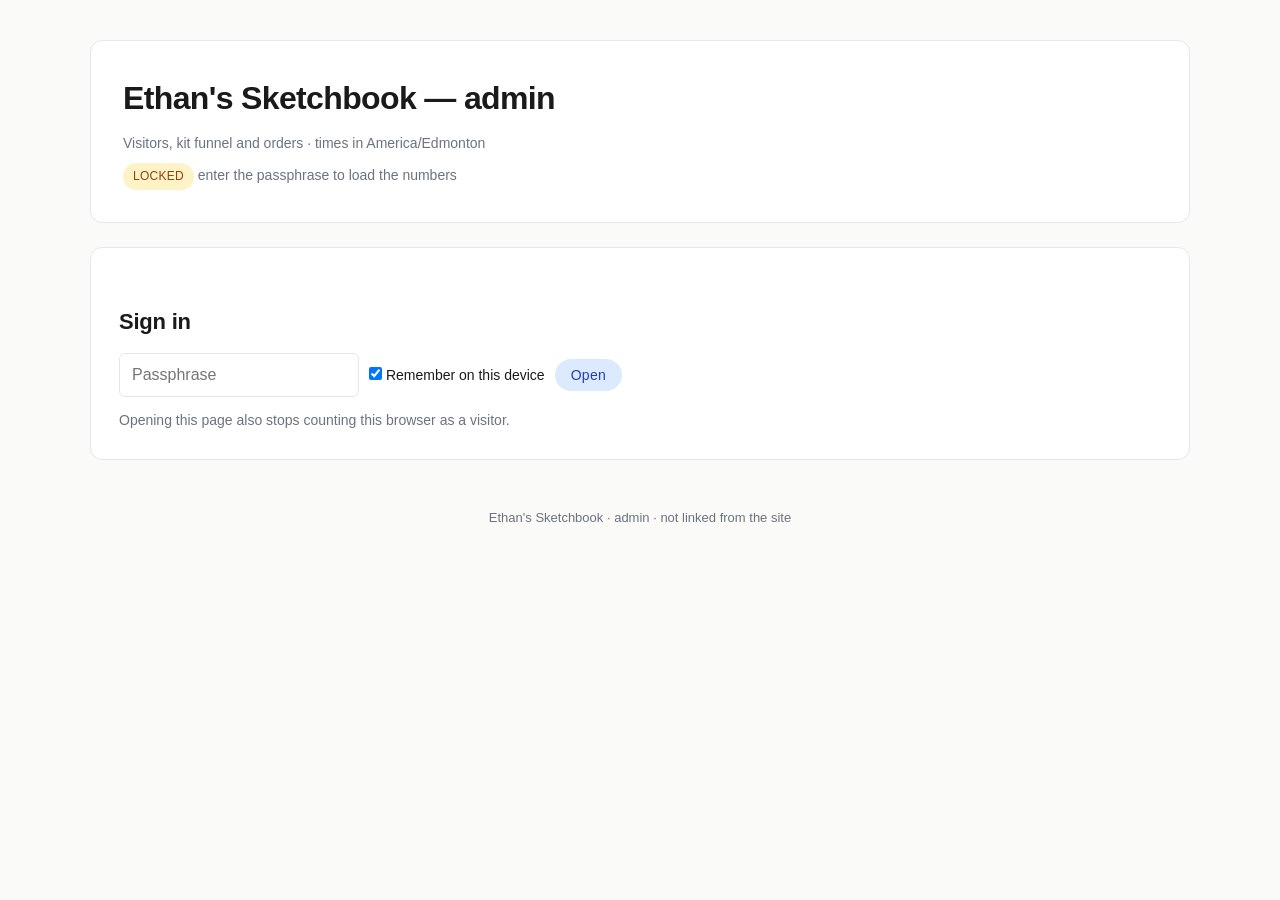
<file: admin/index.html>
<!DOCTYPE html>
<html lang="zh-CN">
<head>
  <meta charset="UTF-8">
  <meta name="viewport" content="width=device-width, initial-scale=1.0">
  <meta name="robots" content="noindex, nofollow">
  <title>Admin — Ethan's Sketchbook</title>
  <style>
    :root {
      --bg: #fafaf8;
      --surface: #ffffff;
      --text: #1a1a1a;
      --muted: #6b7280;
      --accent: #2563eb;
      --border: #e5e7eb;
      --done: #059669;
      --progress: #d97706;
      --blocked: #dc2626;
      --killed: #6b7280;
    }
    * { box-sizing: border-box; margin: 0; padding: 0; }
    body {
      font-family: -apple-system, BlinkMacSystemFont, "Segoe UI", "PingFang SC", "Microsoft YaHei", sans-serif;
      background: var(--bg);
      color: var(--text);
      line-height: 1.6;
      padding: 40px 20px;
    }
    .container { max-width: 1100px; margin: 0 auto; }
    header {
      background: var(--surface);
      border: 1px solid var(--border);
      border-radius: 12px;
      padding: 32px;
      margin-bottom: 24px;
    }
    h1 { font-size: 32px; margin-bottom: 4px; letter-spacing: -0.02em; }
    h2 { font-size: 22px; margin: 28px 0 14px; letter-spacing: -0.01em; }
    h3 { font-size: 16px; margin: 16px 0 8px; }
    h4 { font-size: 14px; margin: 12px 0 6px; color: var(--muted); text-transform: uppercase; letter-spacing: 0.04em; }
    .meta { color: var(--muted); font-size: 14px; margin-top: 8px; }
    .badge {
      display: inline-block;
      padding: 4px 10px;
      border-radius: 16px;
      font-size: 12px;
      font-weight: 500;
      letter-spacing: 0.02em;
    }
    .badge-draft { background: #fef3c7; color: #92400e; }
    .badge-done { background: #d1fae5; color: #065f46; }
    .badge-progress { background: #fed7aa; color: #9a3412; }
    .badge-blocked { background: #fee2e2; color: #991b1b; }
    .badge-killed { background: #e5e7eb; color: #4b5563; }
    .badge-unknown { background: #ddd6fe; color: #5b21b6; }
    .badge-blue { background: #dbeafe; color: #1e40af; }
    .north-star {
      background: linear-gradient(135deg, #f0f9ff 0%, #e0f2fe 100%);
      border: 1px solid #bae6fd;
      padding: 20px;
      border-radius: 10px;
      margin: 16px 0;
      font-size: 16px;
      line-height: 1.7;
    }
    .section {
      background: var(--surface);
      border: 1px solid var(--border);
      border-radius: 12px;
      padding: 28px;
      margin-bottom: 24px;
    }
    table {
      width: 100%;
      border-collapse: collapse;
      font-size: 14px;
      margin: 12px 0;
    }
    th, td {
      padding: 10px 12px;
      text-align: left;
      border-bottom: 1px solid var(--border);
      vertical-align: top;
    }
    th { background: #f9fafb; font-weight: 600; font-size: 13px; }
    .phase {
      border-left: 4px solid var(--accent);
      padding: 4px 0 4px 20px;
      margin: 24px 0;
    }
    .phase-header { display: flex; align-items: center; gap: 12px; margin-bottom: 6px; flex-wrap: wrap; }
    .phase-title { font-size: 18px; font-weight: 600; }
    .phase-meta { color: var(--muted); font-size: 13px; margin-bottom: 12px; }
    .scope-list {
      list-style: none;
      padding: 0;
      margin: 8px 0;
    }
    .scope-list li {
      padding: 5px 0 5px 26px;
      position: relative;
      font-size: 14px;
    }
    .scope-list li::before {
      position: absolute;
      left: 0;
      top: 5px;
      font-weight: 700;
    }
    .scope-in li::before { content: "✓"; color: var(--done); }
    .scope-out li::before { content: "✗"; color: var(--killed); }
    .question {
      background: #fffbeb;
      border-left: 4px solid #f59e0b;
      padding: 14px 18px;
      margin: 12px 0;
      border-radius: 0 8px 8px 0;
    }
    .question-q { font-weight: 600; margin-bottom: 6px; font-size: 15px; }
    .question-rec { color: #4b5563; font-size: 13px; }
    .grid-2 { display: grid; grid-template-columns: 1fr 1fr; gap: 16px; }
    code {
      background: #f3f4f6;
      padding: 2px 6px;
      border-radius: 4px;
      font-family: ui-monospace, "SF Mono", Menlo, monospace;
      font-size: 13px;
    }
    .warn-box {
      margin-top: 12px;
      padding: 10px 14px;
      background: #fee2e2;
      border-radius: 6px;
      font-size: 13px;
      color: #991b1b;
    }
    .info-box {
      margin-top: 12px;
      padding: 10px 14px;
      background: #eff6ff;
      border-radius: 6px;
      font-size: 13px;
      color: #1e40af;
      border-left: 4px solid #2563eb;
    }
    .ascii-box {
      background: #f3f4f6;
      border: 1px solid var(--border);
      border-radius: 8px;
      padding: 16px 20px;
      font-family: ui-monospace, "SF Mono", Menlo, monospace;
      font-size: 13px;
      line-height: 1.7;
      overflow-x: auto;
      white-space: pre;
      margin: 12px 0;
    }
    .verdict-box {
      background: #f0fdf4;
      border: 1px solid #86efac;
      border-radius: 8px;
      padding: 16px 20px;
      margin: 12px 0;
      font-size: 14px;
      line-height: 1.7;
    }
    footer {
      color: var(--muted);
      font-size: 13px;
      text-align: center;
      padding: 24px 0;
    }
    @media (max-width: 720px) {
      body { padding: 16px 8px; }
      .grid-2 { grid-template-columns: 1fr; }
    }
  </style>
  <style>.section { overflow-x: auto; } /* wide tables scroll inside their card on phones */</style>
</head>
<body>
<div class="container">

  <header>
    <h1>Ethan's Sketchbook — admin</h1>
    <div class="meta">Visitors, kit funnel and orders · times in America/Edmonton</div>
    <div class="meta" id="status"><span class="badge badge-draft">LOCKED</span> enter the passphrase to load the numbers</div>
  </header>

  <div class="section" id="login">
    <h2>Sign in</h2>
    <form id="loginForm" style="display:flex;gap:10px;flex-wrap:wrap;align-items:center">
      <input type="password" id="pass" autocomplete="current-password" placeholder="Passphrase" required
             style="font:inherit;padding:8px 12px;border:1px solid var(--border);border-radius:6px;min-width:240px">
      <label style="font-size:14px"><input type="checkbox" id="remember" checked> Remember on this device</label>
      <button class="badge badge-blue" style="border:0;cursor:pointer;font-size:14px;padding:8px 16px">Open</button>
    </form>
    <div class="warn-box" id="loginErr" hidden></div>
    <p class="meta" style="margin-top:12px">Opening this page also stops counting this browser as a visitor.</p>
  </div>

  <div id="report" hidden>
    <div class="section">
      <h2>At a glance</h2>
      <table id="glance"></table>
      <p class="meta">Visitor = one browser. Funnel steps count unique visitors, so one person clicking “Get the kit” 5 times counts once.</p>
    </div>

    <div class="section">
      <h2>Kit funnel (conversion) <select id="days" style="font:inherit;font-size:14px;margin-left:8px">
        <option value="7">last 7 days</option><option value="30" selected>last 30 days</option>
        <option value="90">last 90 days</option><option value="3650">all time</option></select></h2>
      <table id="funnel"></table>
      <h3>Which button they clicked</h3>
      <div id="clicks"></div>
    </div>

    <div class="section">
      <h2>Orders (emails to send)</h2>
      <div id="orders"></div>
      <div class="info-box">Email the kit to the buyer, then tick “Sent”. Untick if you ticked by mistake.</div>
    </div>

    <div class="section">
      <h2>Traffic</h2>
      <h3>By day</h3>
      <div id="perDay"></div>
      <div class="grid-2">
        <div><h3>Where they came from</h3><div id="sources"></div></div>
        <div><h3>Top pages</h3><div id="pages"></div></div>
      </div>
    </div>

    <div class="section">
      <h2>How it checks</h2>
      <div class="ascii-box">Visitor's browser                         Supabase (family-fridge)
first visit → random id saved in browser
page loads            → pageview          ┐
clicks "Get the kit"  → kit_buy_click     ├ site.events ┐
enters valid email    → checkout_details  ┘             ├→ this page (passphrase checked in the database)
"Complete order"      → name/email/kit    → site.orders ┘
          visitors' browsers can only send data, never read it</div>
      <h3>What is not counted</h3>
      <ul class="scope-list scope-out">
        <li>Browsers that opened this page or used <code>?notrack</code> (your own devices)</li>
        <li>Bots and anyone with JavaScript turned off</li>
        <li>The same person on phone + laptop shows as 2 visitors; clearing browser data makes a new visitor</li>
        <li>Orders placed before 2026-11-06 — they were never saved</li>
      </ul>
      <p class="meta"><button id="logout" class="badge badge-killed" style="border:0;cursor:pointer">Sign out on this device</button></p>
    </div>
  </div>

  <footer>Ethan's Sketchbook · admin · not linked from the site</footer>
</div>
<script src="../assets/js/config.js"></script>
<script>
(function () {
  try { localStorage.setItem("ethan-notrack", "1"); } catch (e) {}
  var S = window.SITE_CONFIG.supabase, KEY_STORE = "ethan-admin-key", key = null;
  try { key = localStorage.getItem(KEY_STORE); } catch (e) {}
  var $ = function (id) { return document.getElementById(id); };

  function rpc(name, body) {
    return fetch(S.url.replace(/\/$/, "") + "/rest/v1/rpc/" + name, {
      method: "POST",
      headers: { "Content-Type": "application/json", apikey: S.anonKey, Authorization: "Bearer " + S.anonKey },
      body: JSON.stringify(body)
    }).then(function (r) { return r.json(); });
  }
  function esc(v) {
    return v == null ? "—" : String(v).replace(/[&<>"']/g, function (c) { return { "&": "&amp;", "<": "&lt;", ">": "&gt;", '"': "&quot;", "'": "&#39;" }[c]; });
  }
  function pct(a, b) { return b ? (100 * a / b).toFixed(1) + "%" : "—"; }
  function table(rows, cols, empty) {
    if (!rows.length) return '<p class="meta">' + (empty || "No data yet.") + "</p>";
    return "<table><tr>" + cols.map(function (c) { return "<th>" + c[1] + "</th>"; }).join("") + "</tr>" +
      rows.map(function (r) { return "<tr>" + cols.map(function (c) { return "<td>" + esc(r[c[0]]) + "</td>"; }).join("") + "</tr>"; }).join("") + "</table>";
  }
  function ymd(d) { return d.toLocaleDateString("en-CA", { timeZone: "America/Edmonton" }); }

  function render(d) {
    var t = d.totals, now = new Date();
    var today = ymd(now), yday = ymd(new Date(now - 864e5));
    var day = function (k) { return d.per_day.filter(function (r) { return r.day === k; })[0] || { visitors: 0, page_views: 0, buy_clicks: 0, orders: 0 }; };
    var Y = day(yday), T = day(today);
    var todo = d.orders.filter(function (o) { return !o.emailed; }).length;
    $("glance").innerHTML =
      "<tr><th></th><th>Visitors</th><th>Page views</th><th>“Get the kit” clicks</th><th>Orders</th></tr>" +
      "<tr><td><strong>Yesterday</strong> (" + yday + ")</td><td><strong>" + Y.visitors + "</strong></td><td>" + Y.page_views + "</td><td>" + Y.buy_clicks + "</td><td><strong>" + Y.orders + "</strong></td></tr>" +
      "<tr><td>Today so far</td><td>" + T.visitors + "</td><td>" + T.page_views + "</td><td>" + T.buy_clicks + "</td><td>" + T.orders + "</td></tr>" +
      "<tr><td>Last " + (d.days >= 3650 ? "— all time" : d.days + " days") + "</td><td>" + t.visitors + "</td><td>" + t.page_views + "</td><td>" + t.clicked + "</td><td>" + t.ordered + "</td></tr>" +
      '<tr><td>Kits still to email</td><td colspan="4">' + (todo ? '<span class="badge badge-progress">' + todo + " TO SEND</span>" : '<span class="badge badge-done">ALL SENT</span>') + "</td></tr>";

    var steps = [["Visited the site", t.visited], ["Clicked “Get the kit”", t.clicked], ["Entered name + email", t.details], ["Placed the order", t.ordered]];
    var top = Math.max(t.visited, 1);
    $("funnel").innerHTML = "<tr><th>Step</th><th>Visitors</th><th>From previous step</th><th>From all visitors</th><th></th></tr>" +
      steps.map(function (s, i) {
        return "<tr><td>" + (i + 1) + ". " + s[0] + "</td><td><strong>" + s[1] + "</strong></td><td>" + (i ? pct(s[1], steps[i - 1][1]) : "—") +
          "</td><td>" + pct(s[1], t.visited) + "</td><td><code>" + ("█".repeat(Math.round(24 * s[1] / top)) || "·") + "</code></td></tr>";
      }).join("");
    $("clicks").innerHTML = table(d.clicks, [["path", "Page"], ["clicks", "Clicks"], ["visitors", "Visitors"]], "No buy clicks yet.");
    $("orders").innerHTML = d.orders.length ? "<table><tr><th>#</th><th>Placed</th><th>Name</th><th>Email</th><th>Kit</th><th>Paper</th><th>Sent</th></tr>" +
      d.orders.map(function (o) {
        return "<tr><td>#" + o.id + "</td><td>" + esc(o.placed) + "</td><td>" + esc(o.name) + "</td><td>" + esc(o.email) + "</td><td>" + esc(o.kit) + "</td><td>" + esc(o.paper) +
          '</td><td><label><input type="checkbox" data-order="' + o.id + '"' + (o.emailed ? " checked" : "") + "> " +
          (o.emailed ? '<span class="badge badge-done">SENT ' + esc(o.emailed) + "</span>" : '<span class="badge badge-progress">TO SEND</span>') + "</label></td></tr>";
      }).join("") + "</table>" : '<p class="meta">No orders yet.</p>';
    $("perDay").innerHTML = table(d.per_day, [["day", "Day"], ["visitors", "Visitors"], ["page_views", "Page views"], ["buy_clicks", "“Get the kit” clicks"], ["orders", "Orders"]]);
    $("sources").innerHTML = table(d.sources, [["source", "Source"], ["visitors", "Visitors"]]);
    $("pages").innerHTML = table(d.pages, [["path", "Page"], ["views", "Views"], ["visitors", "Visitors"]]);
  }

  function load() {
    $("status").innerHTML = '<span class="badge badge-blue">LOADING</span>';
    return rpc("site_admin_report", { p_key: key, p_days: +$("days").value }).then(function (d) {
      if (!d || d.error || d.code) throw new Error((d && (d.error || d.message)) || "Could not load.");
      $("login").hidden = true; $("report").hidden = false;
      $("status").innerHTML = '<span class="badge badge-done">LOADED</span> ' + new Date().toLocaleString("en-CA", { timeZone: "America/Edmonton" });
      render(d);
    }).catch(function (e) {
      $("login").hidden = false; $("report").hidden = true;
      $("status").innerHTML = '<span class="badge badge-blocked">LOCKED</span>';
      $("loginErr").hidden = false; $("loginErr").textContent = e.message;
      try { localStorage.removeItem(KEY_STORE); } catch (x) {}
    });
  }

  $("loginForm").addEventListener("submit", function (e) {
    e.preventDefault();
    key = $("pass").value;
    $("loginErr").hidden = true;
    load().then(function () {
      if (!$("report").hidden && $("remember").checked) { try { localStorage.setItem(KEY_STORE, key); } catch (x) {} }
    });
  });
  $("days").addEventListener("change", load);
  $("orders").addEventListener("change", function (e) {
    var id = e.target.dataset.order;
    if (!id) return;
    rpc("site_admin_mark_emailed", { p_key: key, p_order: +id, p_sent: e.target.checked }).then(load);
  });
  $("logout").addEventListener("click", function () {
    try { localStorage.removeItem(KEY_STORE); } catch (x) {}
    key = null; $("pass").value = ""; $("report").hidden = true; $("login").hidden = false;
    $("status").innerHTML = '<span class="badge badge-draft">LOCKED</span> signed out';
  });
  if (key) load();
})();
</script>
</body>
</html>
</file>
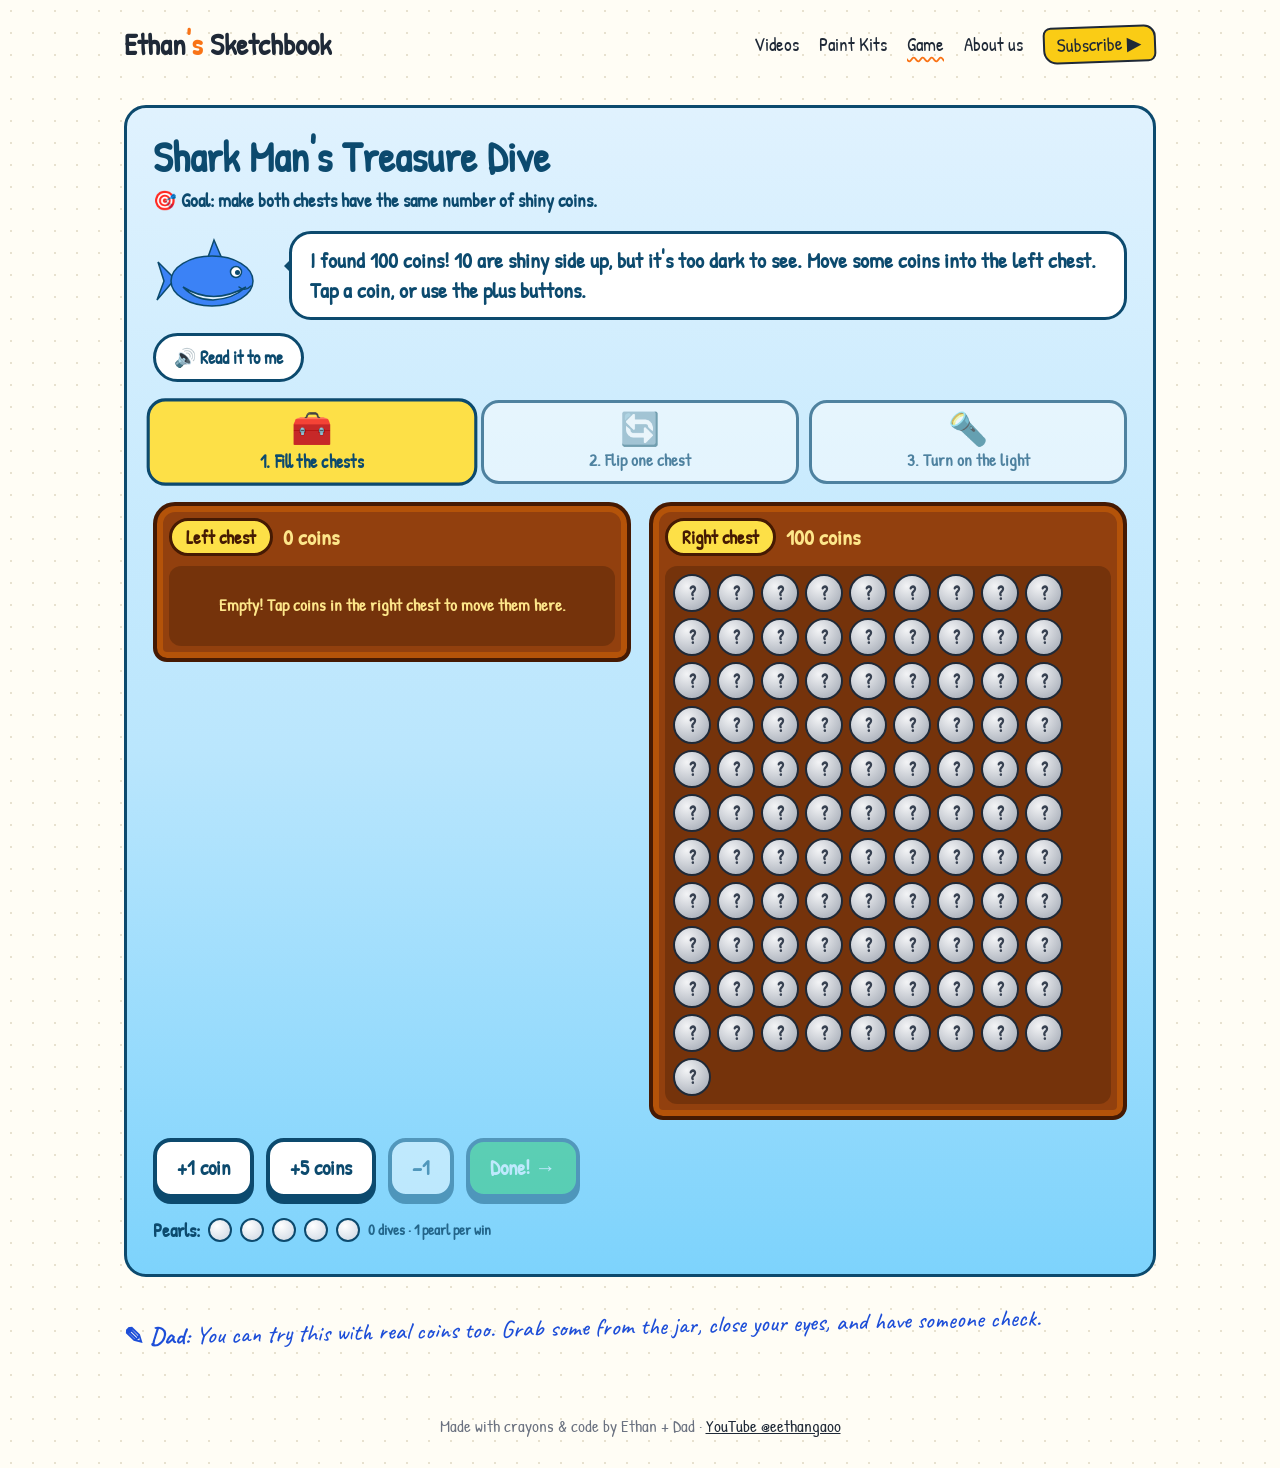
<file: game/index.html>
<!DOCTYPE html>
<html lang="en">
<head>
  <meta charset="UTF-8">
  <meta name="viewport" content="width=device-width, initial-scale=1.0">
  <title>Shark Man's Treasure Dive — Ethan's Sketchbook</title>
  <meta name="description" content="100 coins, 10 shiny side up, and it's too dark to see. Sort them into two treasure chests and flip one. Can you make the shiny coins match?">
  <meta property="og:title" content="Can you solve Shark Man's Treasure Dive?">
  <meta property="og:description" content="100 coins. 10 shiny side up. Too dark to see. ONE flip. Make the two chests match.">
  <link rel="icon" href="../assets/img/avatar.jpg">
  <link rel="preload" href="../assets/fonts/patrick-hand-latin-400-normal.woff2" as="font" type="font/woff2" crossorigin>
  <link rel="stylesheet" href="../assets/css/site.css">
</head>
<body data-root="../" data-page="game">
<div class="wrap">
  <nav data-nav></nav>

  <section class="dive" id="dive">
    <i class="dive-bub" style="left:6%;width:14px;height:14px"></i>
    <i class="dive-bub" style="left:44%;width:10px;height:10px;animation-delay:2.4s"></i>
    <i class="dive-bub" style="left:90%;width:18px;height:18px;animation-delay:4.6s"></i>

    <h1 class="dive-t">Shark Man's Treasure Dive</h1>
    <p class="dive-goal">🎯 Goal: make <strong>both chests</strong> have the <strong>same number of shiny coins</strong>.</p>

    <div class="dive-top">
      <svg class="dive-guide" id="guide" viewBox="0 0 240 180" aria-hidden="true">
        <path d="M108 58 L122 18 L140 60 Z" fill="#3b82f6" stroke="#0c4a6e" stroke-width="3"/>
        <path d="M44 96 L10 62 L22 100 L8 138 Z" fill="#3b82f6" stroke="#0c4a6e" stroke-width="3"/>
        <ellipse cx="118" cy="100" rx="82" ry="50" fill="#3b82f6" stroke="#0c4a6e" stroke-width="3"/>
        <path d="M60 112 Q120 150 186 112 Q160 136 120 138 Q84 138 60 112 Z" fill="#e0f2fe" stroke="#0c4a6e" stroke-width="3"/>
        <circle cx="166" cy="82" r="11" fill="#fff" stroke="#0c4a6e" stroke-width="3"/>
        <circle cx="169" cy="83" r="5" fill="#0c4a6e"/>
        <path d="M172 112 Q184 122 196 110" fill="none" stroke="#0c4a6e" stroke-width="3" stroke-linecap="round"/>
      </svg>
      <div class="dive-say" id="say" aria-live="polite"></div>
    </div>
    <button class="dive-read" type="button" id="readBtn">🔊 Read it to me</button>

    <div class="dive-steps">
      <div data-step="1"><span>🧰</span>1. Fill the chests</div>
      <div data-step="2"><span>🔄</span>2. Flip one chest</div>
      <div data-step="3"><span>🔦</span>3. Turn on the light</div>
    </div>

    <div class="dive-chests" id="board">
      <div class="dive-chest">
        <div class="dive-chest-h"><span class="dive-lbl">Left chest</span> <span class="dive-n" data-count="A">0 coins</span> <span class="dive-heads" data-heads="A"></span></div>
        <div class="dive-coins" data-coins="A"></div>
      </div>
      <div class="dive-chest">
        <div class="dive-chest-h"><span class="dive-lbl">Right chest</span> <span class="dive-n" data-count="B">100 coins</span> <span class="dive-heads" data-heads="B"></span></div>
        <div class="dive-coins" data-coins="B"></div>
      </div>
    </div>

    <div class="dive-acts" id="actions"></div>

    <div class="dive-pearls" id="pearls"></div>
  </section>

  <section class="dive-result" id="result" hidden></section>

  <p class="dad" style="margin-top:34px">You can try this with real coins too. Grab some from the jar, close your eyes, and have someone check.</p>

  <footer data-foot></footer>
</div>
<div class="g-confetti" id="confetti" aria-hidden="true"></div>
<script src="../assets/js/config.js"></script>
<script src="../assets/js/site.js"></script>
<script src="../assets/js/game.js"></script>
</body>
</html>
</file>
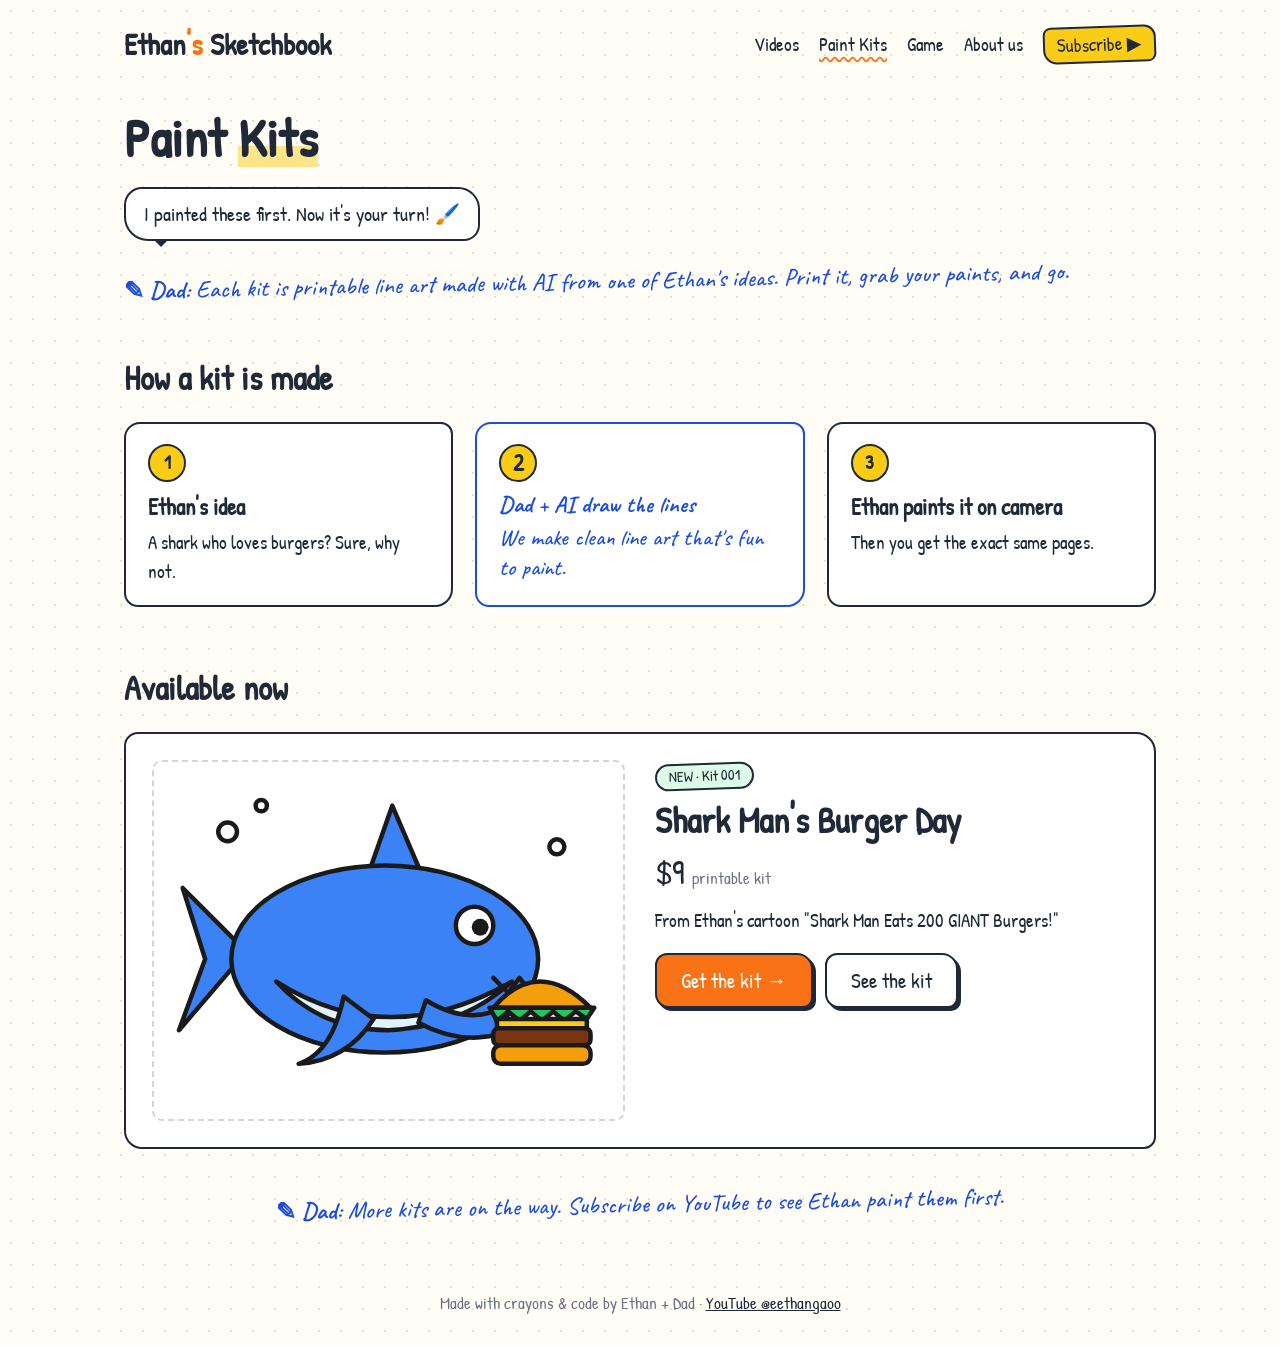
<file: kits/index.html>
<!DOCTYPE html>
<html lang="en">
<head>
  <meta charset="UTF-8">
  <meta name="viewport" content="width=device-width, initial-scale=1.0">
  <title>Paint Kits — Ethan's Sketchbook</title>
  <meta name="description" content="Printable paint kits: AI line art that Ethan painted himself. Now it's your turn.">
  <link rel="icon" href="../assets/img/avatar.jpg">
  <link rel="preload" href="../assets/fonts/patrick-hand-latin-400-normal.woff2" as="font" type="font/woff2" crossorigin>
  <link rel="stylesheet" href="../assets/css/site.css">
</head>
<body data-root="../" data-page="kits">
<div class="wrap">
  <nav data-nav></nav>

  <h1 style="margin-top:20px">Paint <span class="scribble">Kits</span></h1>
  <div class="bubble">I painted these first. Now it's your turn! 🖌️</div>
  <p class="dad">Each kit is printable line art made with AI from one of Ethan's ideas. Print it, grab your paints, and go.</p>

  <h2>How a kit is made</h2>
  <div class="steps3">
    <div class="card"><span class="n">1</span><b>Ethan's idea</b>A shark who loves burgers? Sure, why not.</div>
    <div class="card dadc"><span class="n" style="color:var(--ink);font-family:var(--hand)">2</span><b>Dad + AI draw the lines</b>We make clean line art that's fun to paint.</div>
    <div class="card"><span class="n">3</span><b>Ethan paints it on camera</b>Then you get the exact same pages.</div>
  </div>

  <h2>Available now</h2>
  <section class="shop">
    <a href="shark-man/" class="art" style="text-decoration:none"><div class="kit painted" data-art="shark"></div></a>
    <div>
      <span class="tag">NEW · Kit 001</span>
      <div class="kit-name">Shark Man's Burger Day</div>
      <div class="price">$9 <small>printable kit</small></div>
      <p>From Ethan's cartoon "Shark Man Eats 200 GIANT Burgers!"</p>
      <p style="margin-top:18px"><button class="btn" data-buy data-kit="Shark Man's Burger Day" data-price="9">Get the kit →</button>
      <a class="btn alt" href="shark-man/" style="margin-left:8px">See the kit</a></p>
    </div>
  </section>

  <p class="dad" style="text-align:center;margin-top:40px">More kits are on the way. Subscribe on YouTube to see Ethan paint them first.</p>

  <footer data-foot></footer>
</div>
<script src="../assets/js/config.js"></script>
<script src="../assets/js/site.js"></script>
</body>
</html>
</file>
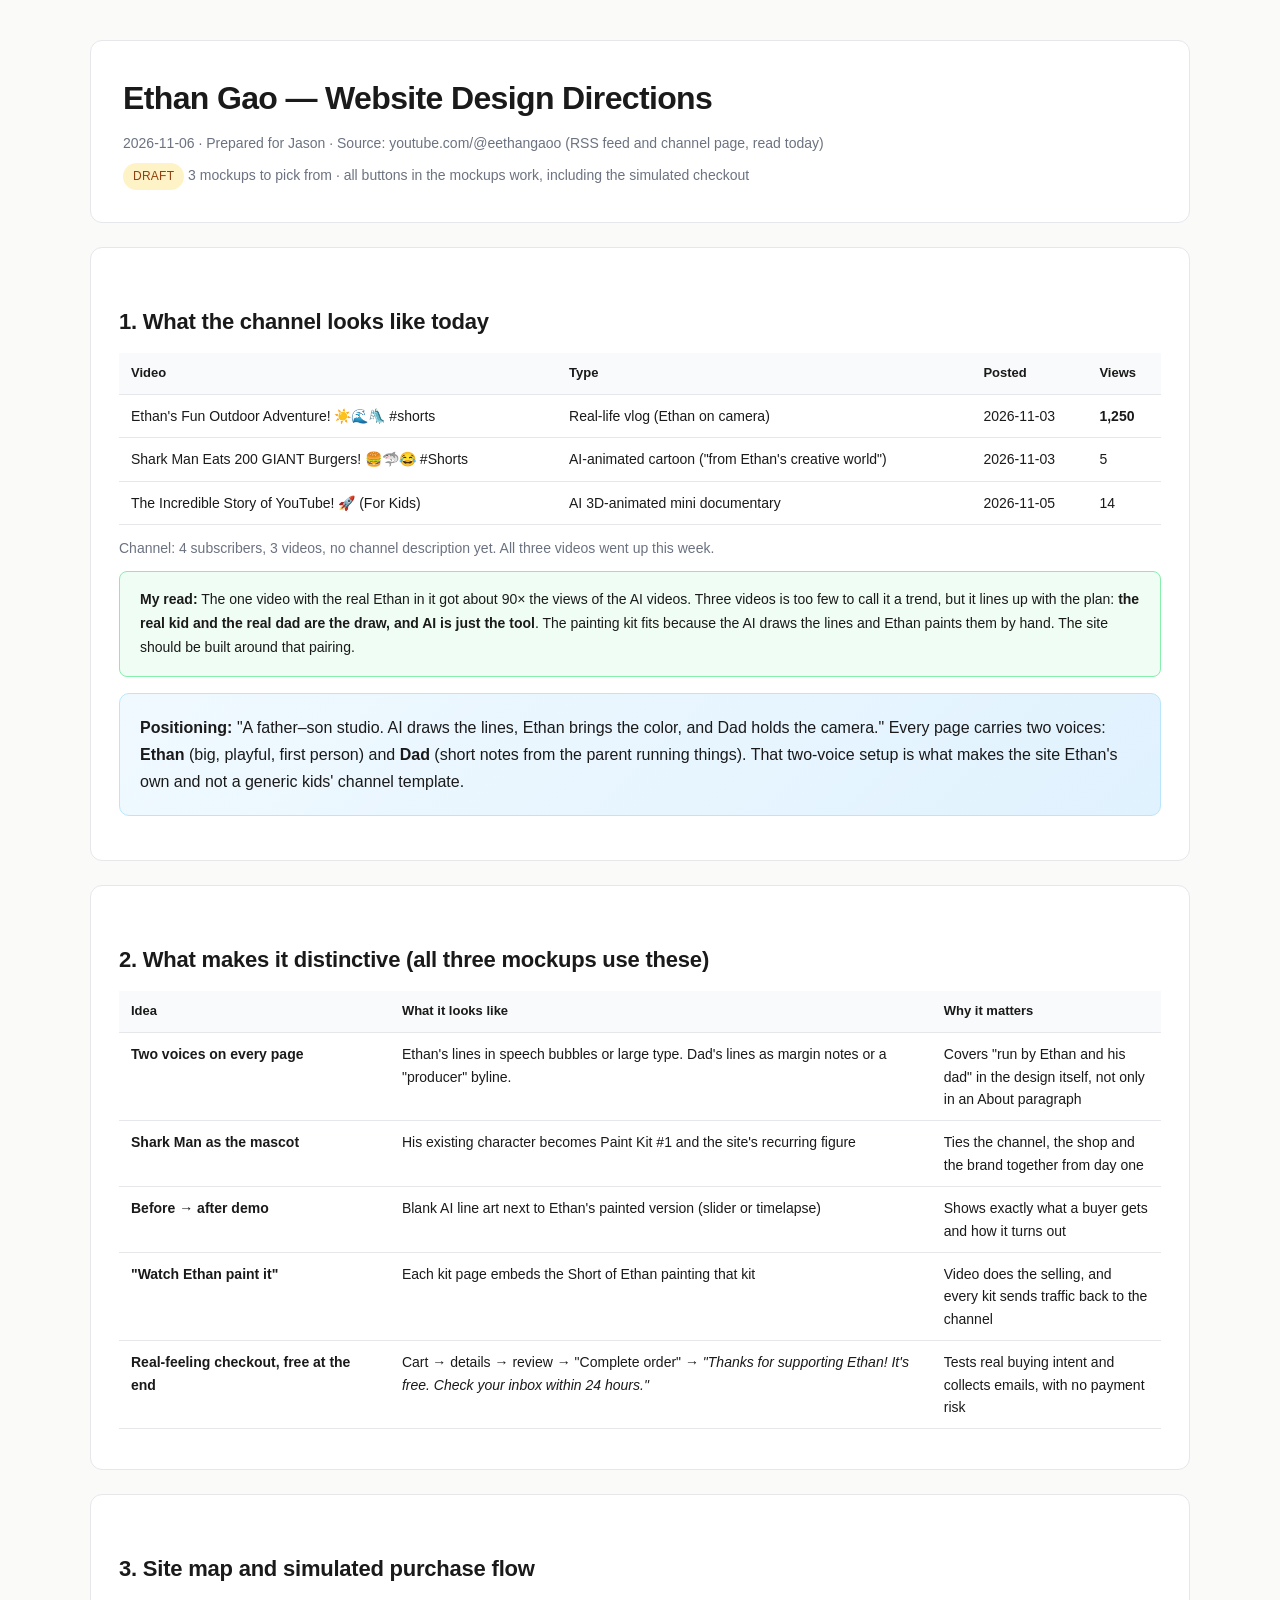
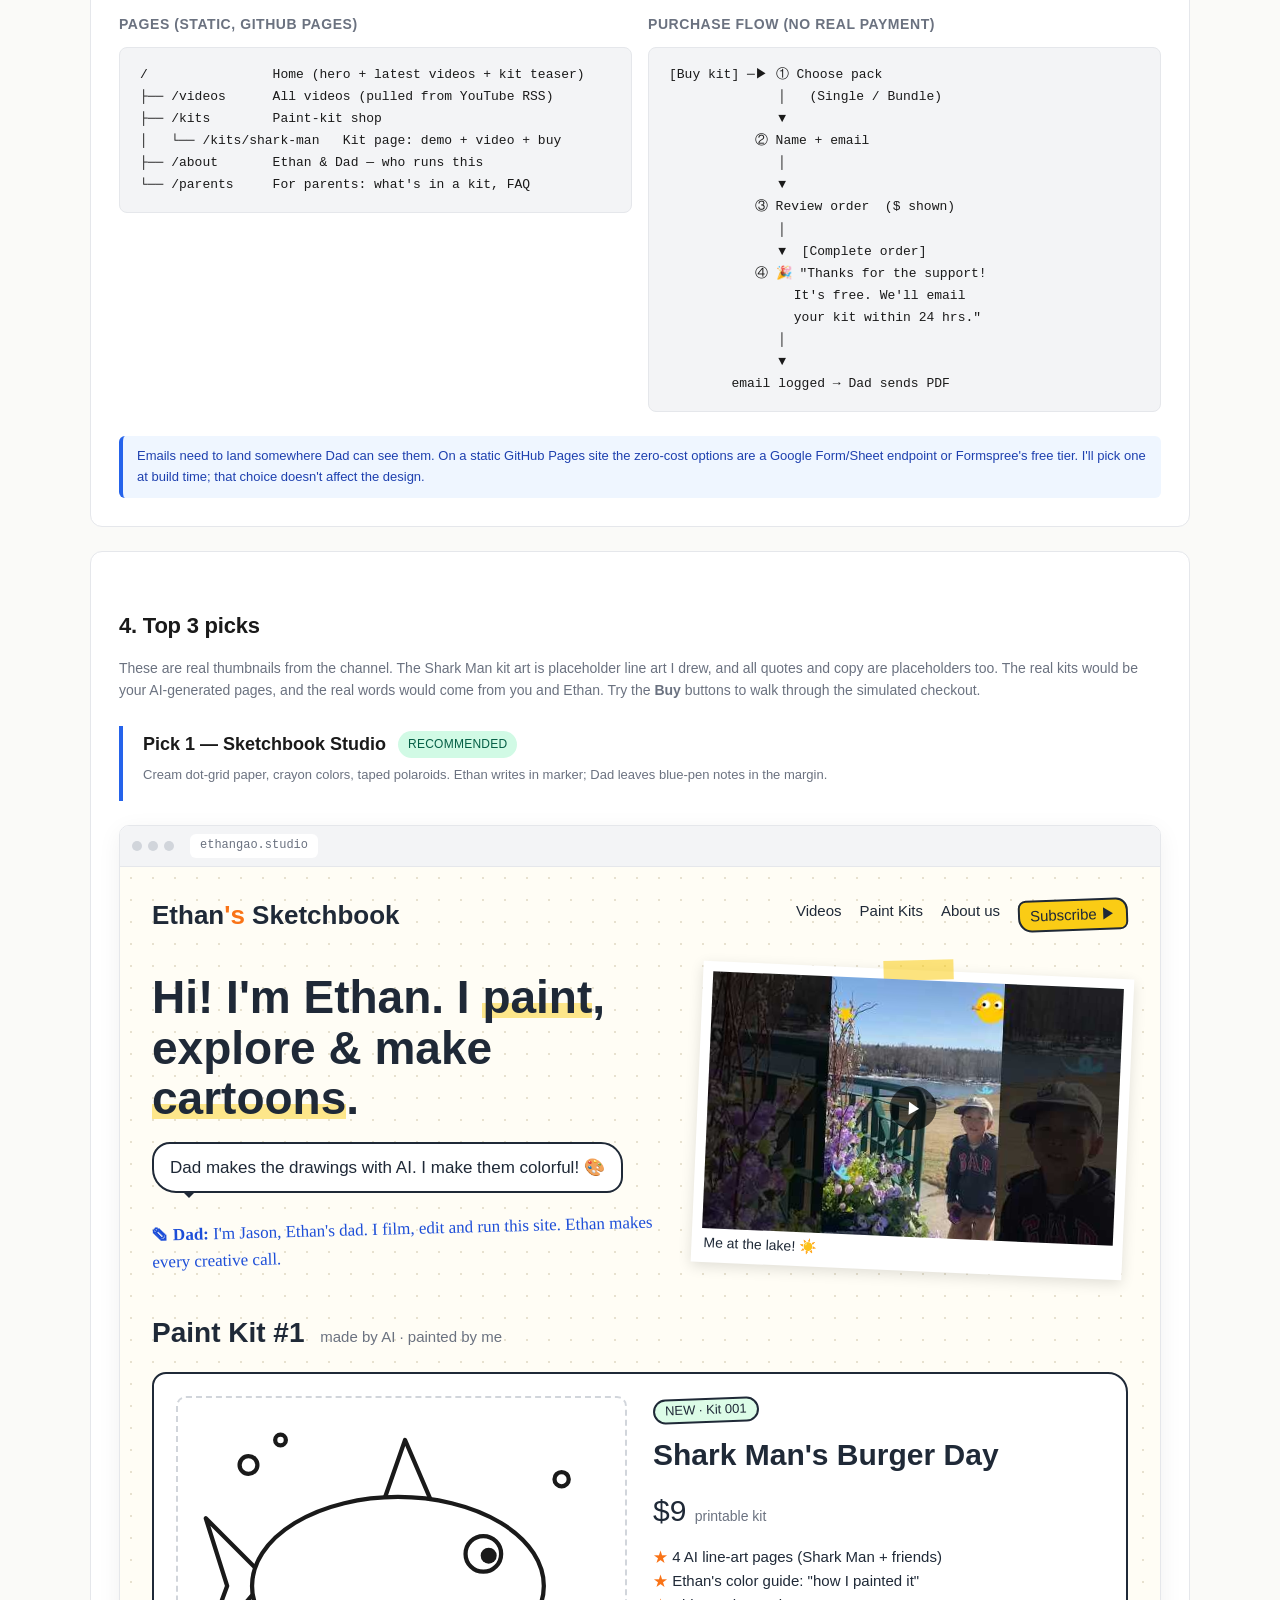
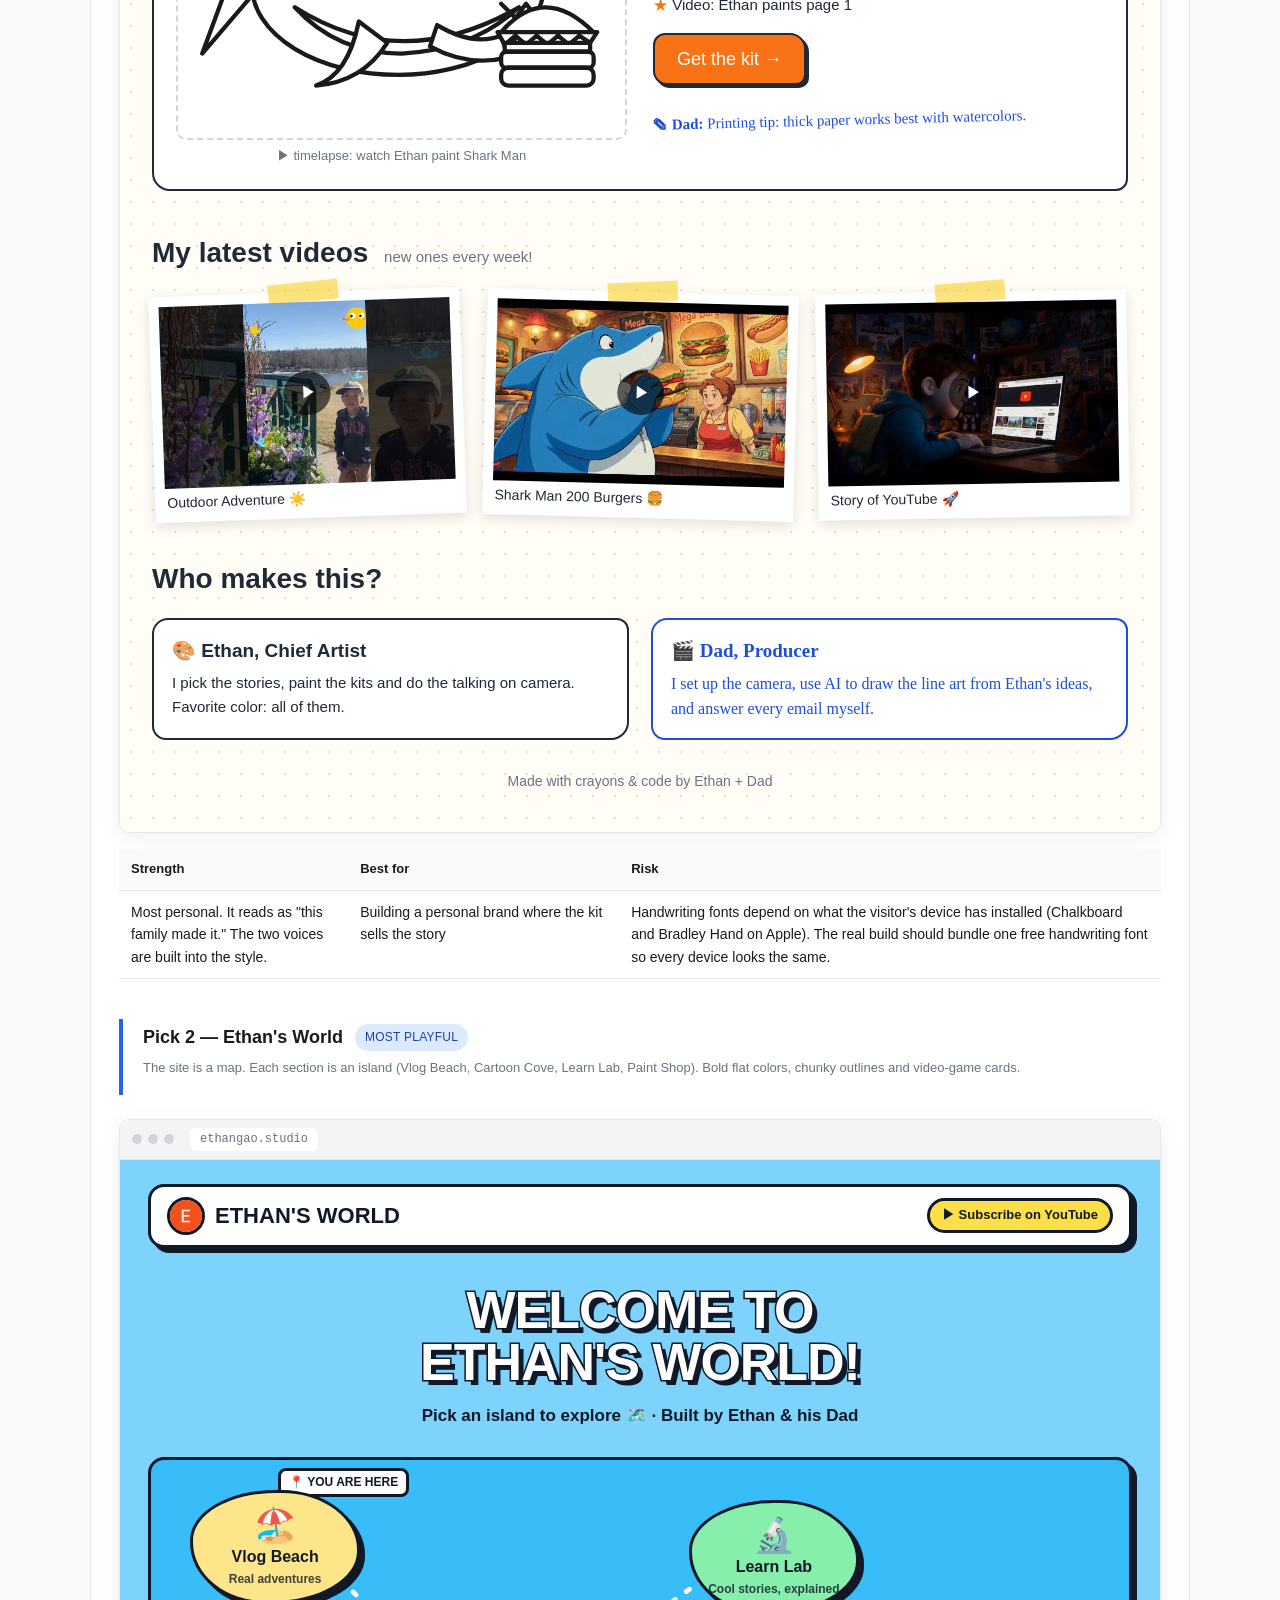
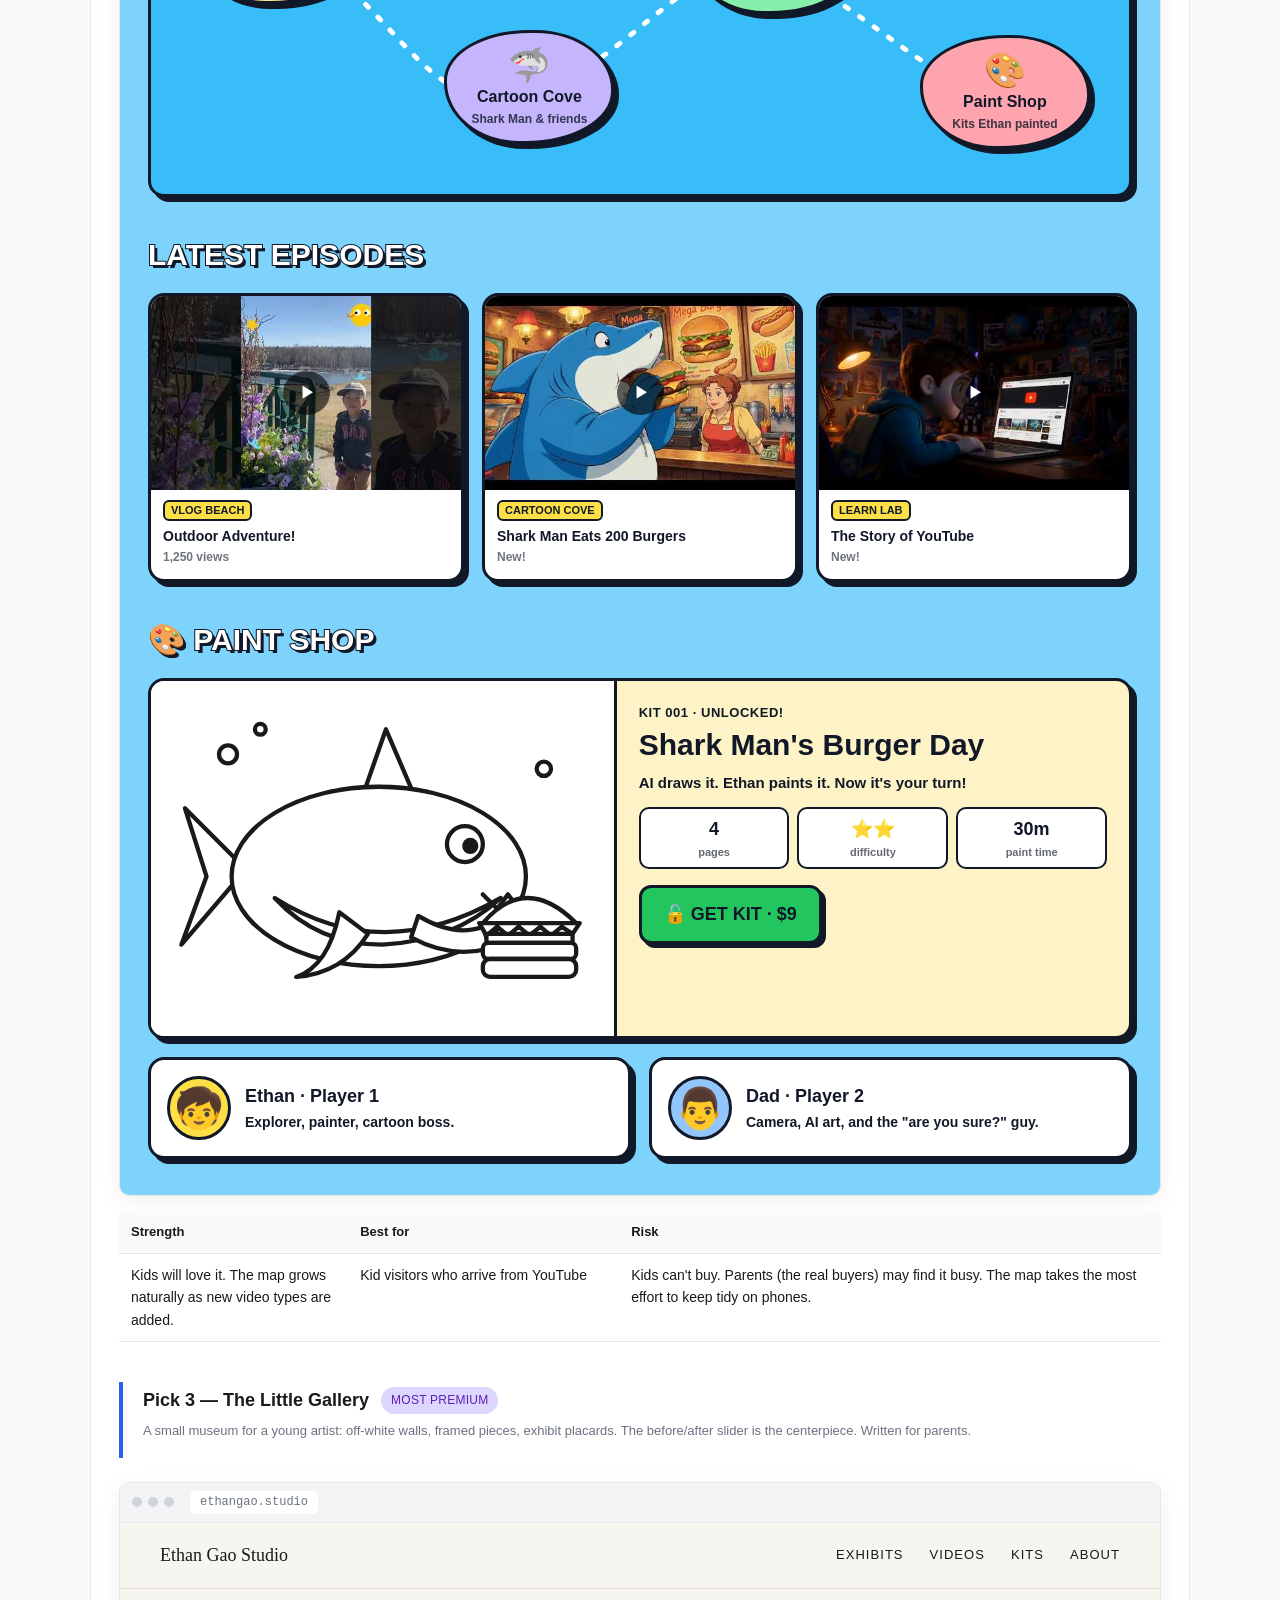
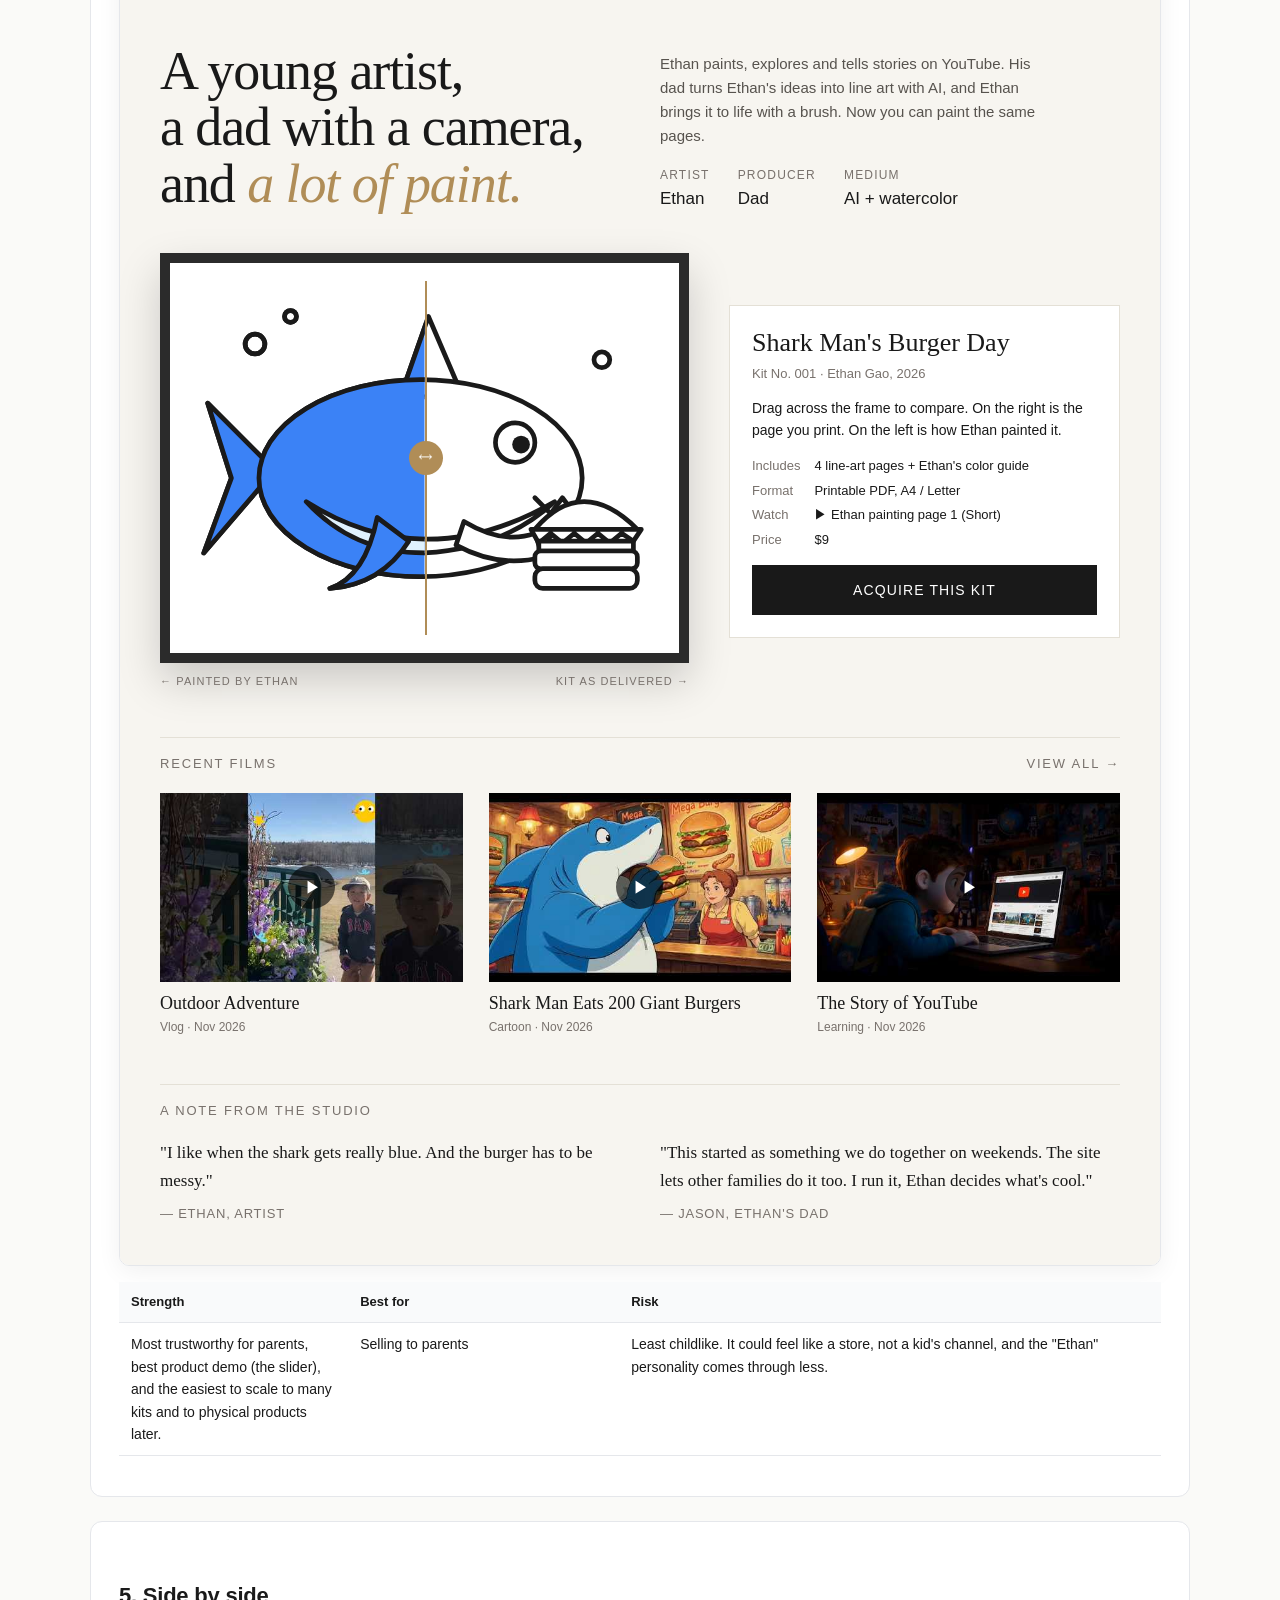
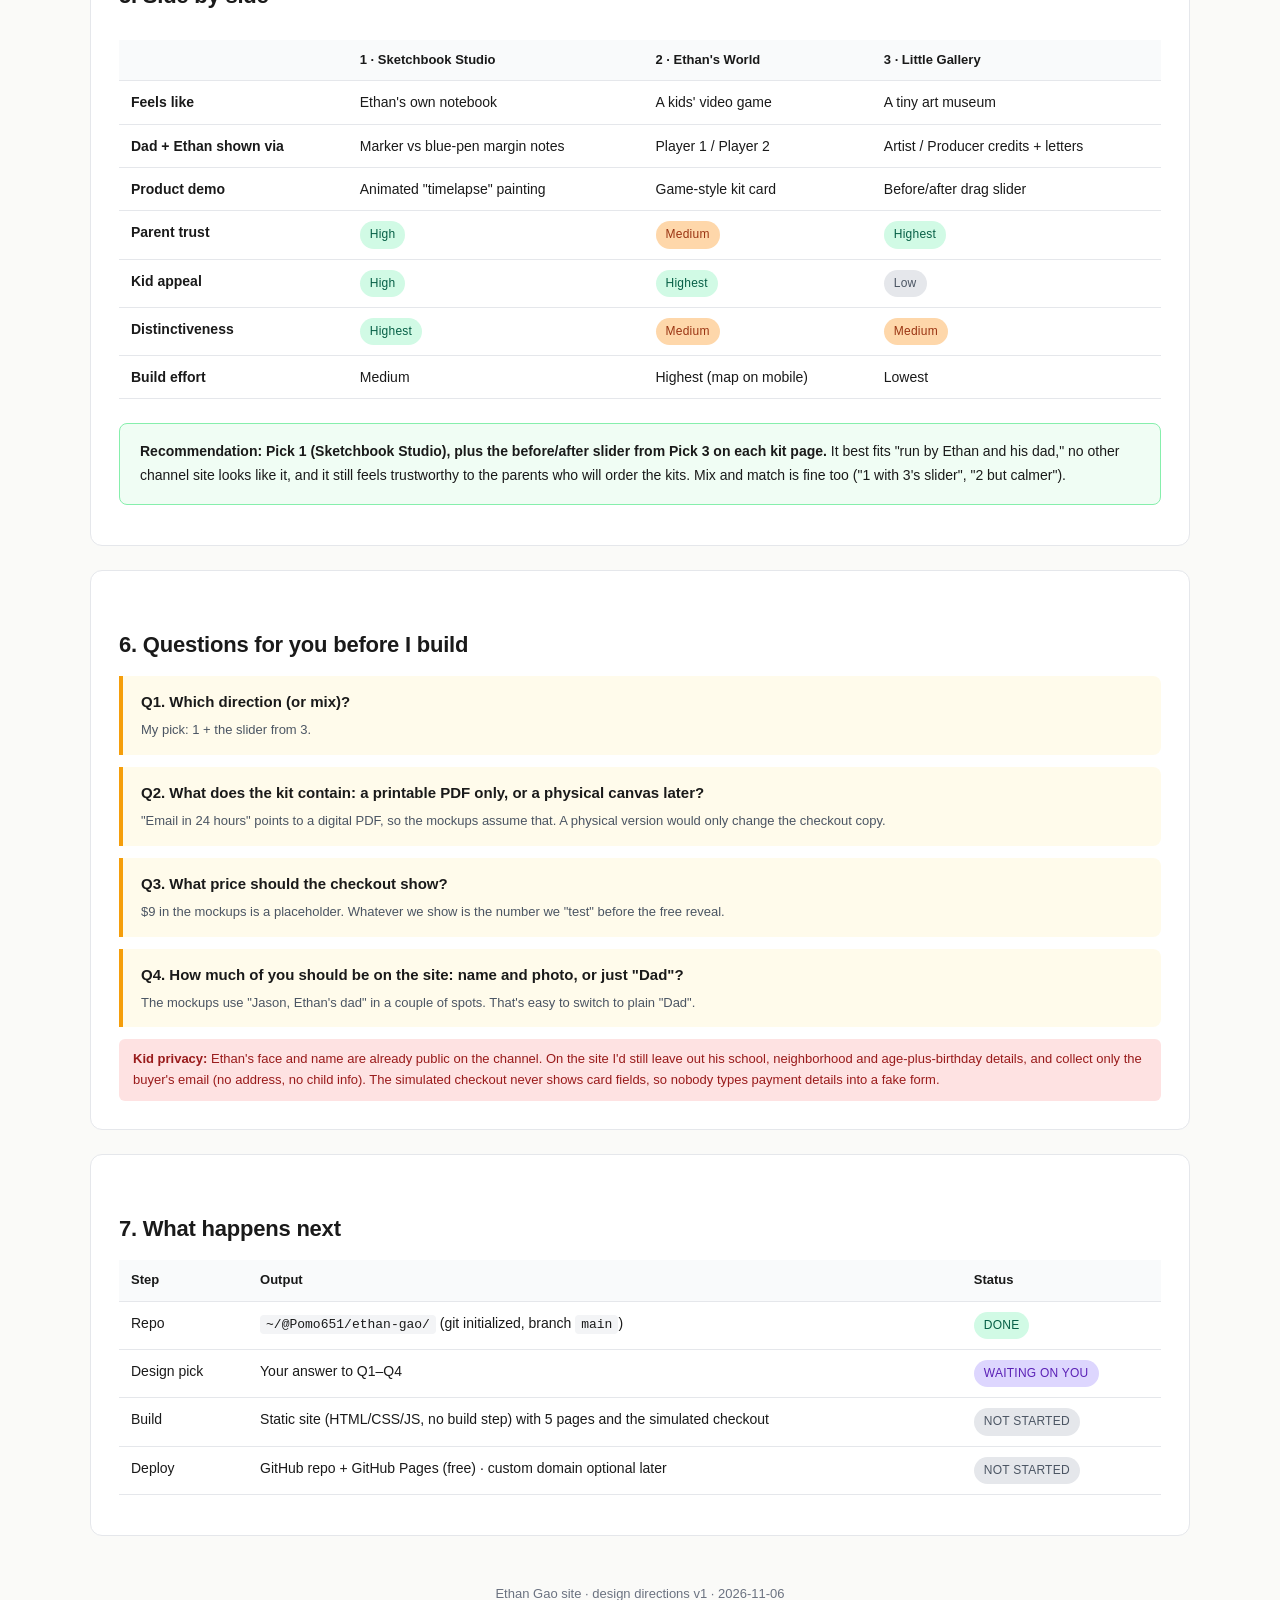
<file: design/design-directions.html>
<!DOCTYPE html>
<html lang="zh-CN">
<head>
  <meta charset="UTF-8">
  <meta name="viewport" content="width=device-width, initial-scale=1.0">
  <title>Ethan Gao Site — 3 Design Directions</title>
  <style>
    :root {
      --bg: #fafaf8;
      --surface: #ffffff;
      --text: #1a1a1a;
      --muted: #6b7280;
      --accent: #2563eb;
      --border: #e5e7eb;
      --done: #059669;
      --progress: #d97706;
      --blocked: #dc2626;
      --killed: #6b7280;
    }
    * { box-sizing: border-box; margin: 0; padding: 0; }
    body {
      font-family: -apple-system, BlinkMacSystemFont, "Segoe UI", "PingFang SC", "Microsoft YaHei", sans-serif;
      background: var(--bg);
      color: var(--text);
      line-height: 1.6;
      padding: 40px 20px;
    }
    .container { max-width: 1100px; margin: 0 auto; }
    header {
      background: var(--surface);
      border: 1px solid var(--border);
      border-radius: 12px;
      padding: 32px;
      margin-bottom: 24px;
    }
    h1 { font-size: 32px; margin-bottom: 4px; letter-spacing: -0.02em; }
    h2 { font-size: 22px; margin: 28px 0 14px; letter-spacing: -0.01em; }
    h3 { font-size: 16px; margin: 16px 0 8px; }
    h4 { font-size: 14px; margin: 12px 0 6px; color: var(--muted); text-transform: uppercase; letter-spacing: 0.04em; }
    .meta { color: var(--muted); font-size: 14px; margin-top: 8px; }
    .badge {
      display: inline-block;
      padding: 4px 10px;
      border-radius: 16px;
      font-size: 12px;
      font-weight: 500;
      letter-spacing: 0.02em;
    }
    .badge-draft { background: #fef3c7; color: #92400e; }
    .badge-done { background: #d1fae5; color: #065f46; }
    .badge-progress { background: #fed7aa; color: #9a3412; }
    .badge-blocked { background: #fee2e2; color: #991b1b; }
    .badge-killed { background: #e5e7eb; color: #4b5563; }
    .badge-unknown { background: #ddd6fe; color: #5b21b6; }
    .badge-blue { background: #dbeafe; color: #1e40af; }
    .north-star {
      background: linear-gradient(135deg, #f0f9ff 0%, #e0f2fe 100%);
      border: 1px solid #bae6fd;
      padding: 20px;
      border-radius: 10px;
      margin: 16px 0;
      font-size: 16px;
      line-height: 1.7;
    }
    .section {
      background: var(--surface);
      border: 1px solid var(--border);
      border-radius: 12px;
      padding: 28px;
      margin-bottom: 24px;
    }
    table {
      width: 100%;
      border-collapse: collapse;
      font-size: 14px;
      margin: 12px 0;
    }
    th, td {
      padding: 10px 12px;
      text-align: left;
      border-bottom: 1px solid var(--border);
      vertical-align: top;
    }
    th { background: #f9fafb; font-weight: 600; font-size: 13px; }
    .phase {
      border-left: 4px solid var(--accent);
      padding: 4px 0 4px 20px;
      margin: 24px 0;
    }
    .phase-header { display: flex; align-items: center; gap: 12px; margin-bottom: 6px; flex-wrap: wrap; }
    .phase-title { font-size: 18px; font-weight: 600; }
    .phase-meta { color: var(--muted); font-size: 13px; margin-bottom: 12px; }
    .scope-list {
      list-style: none;
      padding: 0;
      margin: 8px 0;
    }
    .scope-list li {
      padding: 5px 0 5px 26px;
      position: relative;
      font-size: 14px;
    }
    .scope-list li::before {
      position: absolute;
      left: 0;
      top: 5px;
      font-weight: 700;
    }
    .scope-in li::before { content: "✓"; color: var(--done); }
    .scope-out li::before { content: "✗"; color: var(--killed); }
    .question {
      background: #fffbeb;
      border-left: 4px solid #f59e0b;
      padding: 14px 18px;
      margin: 12px 0;
      border-radius: 0 8px 8px 0;
    }
    .question-q { font-weight: 600; margin-bottom: 6px; font-size: 15px; }
    .question-rec { color: #4b5563; font-size: 13px; }
    .grid-2 { display: grid; grid-template-columns: 1fr 1fr; gap: 16px; }
    code {
      background: #f3f4f6;
      padding: 2px 6px;
      border-radius: 4px;
      font-family: ui-monospace, "SF Mono", Menlo, monospace;
      font-size: 13px;
    }
    .warn-box {
      margin-top: 12px;
      padding: 10px 14px;
      background: #fee2e2;
      border-radius: 6px;
      font-size: 13px;
      color: #991b1b;
    }
    .info-box {
      margin-top: 12px;
      padding: 10px 14px;
      background: #eff6ff;
      border-radius: 6px;
      font-size: 13px;
      color: #1e40af;
      border-left: 4px solid #2563eb;
    }
    .ascii-box {
      background: #f3f4f6;
      border: 1px solid var(--border);
      border-radius: 8px;
      padding: 16px 20px;
      font-family: ui-monospace, "SF Mono", Menlo, monospace;
      font-size: 13px;
      line-height: 1.7;
      overflow-x: auto;
      white-space: pre;
      margin: 12px 0;
    }
    .verdict-box {
      background: #f0fdf4;
      border: 1px solid #86efac;
      border-radius: 8px;
      padding: 16px 20px;
      margin: 12px 0;
      font-size: 14px;
      line-height: 1.7;
    }
    footer {
      color: var(--muted);
      font-size: 13px;
      text-align: center;
      padding: 24px 0;
    }
    @media (max-width: 720px) {
      body { padding: 16px 8px; }
      .grid-2 { grid-template-columns: 1fr; }
    }
  </style>
  <style>
    /* ===== Mockup-only styles. Scoped under .browser so they never leak into the report shell. ===== */
    .browser { border: 1px solid var(--border); border-radius: 10px; overflow: hidden; margin: 16px 0; box-shadow: 0 6px 24px rgba(0,0,0,.06); }
    .browser-bar { background: #f3f4f6; padding: 8px 12px; display: flex; gap: 6px; align-items: center; border-bottom: 1px solid var(--border); }
    .browser-bar i { width: 10px; height: 10px; border-radius: 50%; background: #d1d5db; display: inline-block; }
    .browser-bar span { margin-left: 10px; font-size: 12px; color: var(--muted); font-family: ui-monospace, "SF Mono", Menlo, monospace; background: #fff; padding: 2px 10px; border-radius: 6px; }
    .browser button { cursor: pointer; font: inherit; }
    .browser img { display: block; max-width: 100%; }
    .browser .vid { position: relative; }
    .browser .vid img { width: 100%; aspect-ratio: 16/10; object-fit: cover; }
    .browser .vid::after { content: "▶"; position: absolute; inset: 0; margin: auto; width: 44px; height: 44px; border-radius: 50%; background: rgba(0,0,0,.6); color: #fff; display: flex; align-items: center; justify-content: center; font-size: 16px; padding-left: 3px; }
    .browser a { color: inherit; }

    /* SVG kit art — outline vs painted */
    .kit svg { width: 100%; height: auto; display: block; }
    .kit .ln { stroke: #1a1a1a; stroke-width: 2.4; stroke-linejoin: round; stroke-linecap: round; fill: #fff; }
    .kit .ln.nofill { fill: none; }
    .kit .pupil { fill: #1a1a1a; stroke: none; }
    .kit.painted .c-blue { fill: #3b82f6; } .kit.painted .c-belly { fill: #e0f2fe; }
    .kit.painted .c-bun { fill: #f59e0b; } .kit.painted .c-patty { fill: #78350f; }
    .kit.painted .c-green { fill: #22c55e; } .kit.painted .c-cheese { fill: #facc15; }
    .kit.painted .c-red { fill: #ef4444; } .kit.painted .c-sky { fill: #7dd3fc; }
    .kit.painted .c-orange { fill: #fb923c; } .kit.painted .c-yellow { fill: #fde047; }
    .kit.painted .c-sea { fill: #38bdf8; } .kit.painted .c-sand { fill: #fcd34d; }
    /* "timelapse" — colors arrive one by one, loop */
    @keyframes pBlue { 0%,10% { fill:#fff } 22%,90% { fill:#3b82f6 } 100% { fill:#fff } }
    @keyframes pBelly { 0%,22% { fill:#fff } 34%,90% { fill:#e0f2fe } 100% { fill:#fff } }
    @keyframes pBun { 0%,34% { fill:#fff } 46%,90% { fill:#f59e0b } 100% { fill:#fff } }
    @keyframes pPatty { 0%,46% { fill:#fff } 56%,90% { fill:#78350f } 100% { fill:#fff } }
    @keyframes pGreen { 0%,56% { fill:#fff } 66%,90% { fill:#22c55e } 100% { fill:#fff } }
    @keyframes pCheese { 0%,66% { fill:#fff } 76%,90% { fill:#facc15 } 100% { fill:#fff } }
    .kit.timelapse .c-blue { animation: pBlue 9s infinite; } .kit.timelapse .c-belly { animation: pBelly 9s infinite; }
    .kit.timelapse .c-bun { animation: pBun 9s infinite; } .kit.timelapse .c-patty { animation: pPatty 9s infinite; }
    .kit.timelapse .c-green { animation: pGreen 9s infinite; } .kit.timelapse .c-cheese { animation: pCheese 9s infinite; }

    /* ---------- Mockup 1: Sketchbook Studio ---------- */
    .m1 { --ink: #1f2937; --pen: #1d4ed8; --cr1: #f97316; --cr2: #10b981; --cr3: #ec4899; --cr4: #facc15;
      font-family: "Chalkboard SE", "Marker Felt", "Comic Sans MS", -apple-system, sans-serif; color: var(--ink);
      background-color: #fffdf5; background-image: radial-gradient(#e7e1cf 1.2px, transparent 1.2px); background-size: 22px 22px; padding: 28px 32px 40px; }
    .m1 nav { display: flex; justify-content: space-between; align-items: center; flex-wrap: wrap; gap: 10px; }
    .m1 .logo { font-size: 26px; font-weight: 700; }
    .m1 .logo b { color: var(--cr1); }
    .m1 nav ul { list-style: none; display: flex; gap: 18px; font-size: 15px; flex-wrap: wrap; }
    .m1 nav li:last-child { background: var(--cr4); padding: 2px 10px; border: 2px solid var(--ink); border-radius: 8px 12px 8px 14px; transform: rotate(-2deg); }
    .m1 .hero { display: grid; grid-template-columns: 1.2fr 1fr; gap: 28px; align-items: center; margin: 34px 0 20px; }
    .m1 .hero h2 { font-size: 46px; line-height: 1.1; margin: 0; letter-spacing: 0; }
    .m1 .scribble { background: linear-gradient(transparent 62%, #fde68a 62%, #fde68a 90%, transparent 90%); }
    .m1 .bubble { display: inline-block; margin-top: 18px; background: #fff; border: 2.5px solid var(--ink); border-radius: 18px 22px 16px 24px; padding: 10px 16px; font-size: 17px; position: relative; }
    .m1 .bubble::after { content: ""; position: absolute; left: 28px; bottom: -14px; border: 7px solid transparent; border-top-color: var(--ink); }
    .m1 .dad { font-family: "Bradley Hand", "Noteworthy", "Segoe Print", cursive; color: var(--pen); font-size: 17px; margin-top: 22px; transform: rotate(-1.5deg); }
    .m1 .dad::before { content: "✎ Dad: "; font-weight: 700; }
    .m1 .polaroid { background: #fff; padding: 10px 10px 34px; box-shadow: 0 4px 14px rgba(0,0,0,.12); position: relative; }
    .m1 .polaroid .cap { position: absolute; bottom: 8px; left: 12px; right: 12px; font-size: 14px; white-space: nowrap; overflow: hidden; text-overflow: ellipsis; }
    .m1 .tape { position: absolute; top: -10px; left: 50%; width: 70px; height: 20px; margin-left: -35px; background: rgba(250,204,21,.55); transform: rotate(-4deg); }
    .m1 .hero .polaroid { transform: rotate(2.5deg); }
    .m1 h3.hand { font-size: 28px; margin: 40px 0 16px; }
    .m1 h3.hand small { font-size: 15px; color: #6b7280; font-weight: 400; margin-left: 8px; }
    .m1 .wall { display: grid; grid-template-columns: repeat(3, 1fr); gap: 22px; }
    .m1 .wall .polaroid:nth-child(1) { transform: rotate(-2deg); } .m1 .wall .polaroid:nth-child(2) { transform: rotate(1.5deg); } .m1 .wall .polaroid:nth-child(3) { transform: rotate(-1deg); }
    .m1 .shop { display: grid; grid-template-columns: 1fr 1fr; gap: 26px; background: #fff; border: 2.5px solid var(--ink); border-radius: 14px 20px 12px 18px; padding: 22px; }
    .m1 .shop .kit { border: 2px dashed #d1d5db; border-radius: 10px; padding: 10px; background: #fff; }
    .m1 .tag { display: inline-block; font-size: 13px; background: #dcfce7; border: 2px solid var(--ink); border-radius: 20px; padding: 0 10px; transform: rotate(-2deg); }
    .m1 .price { font-size: 30px; margin: 8px 0; }
    .m1 .buy { background: var(--cr1); color: #fff; border: 2.5px solid var(--ink); border-radius: 12px 16px 10px 14px; padding: 10px 22px; font-size: 18px; box-shadow: 3px 3px 0 var(--ink); }
    .m1 .buy:hover { transform: translate(1px,1px); box-shadow: 2px 2px 0 var(--ink); }
    .m1 .shop ul { list-style: none; margin: 10px 0 16px; font-size: 15px; }
    .m1 .shop li::before { content: "★ "; color: var(--cr1); }
    .m1 .duo { display: grid; grid-template-columns: 1fr 1fr; gap: 22px; margin-top: 16px; }
    .m1 .card { background: #fff; border: 2.5px solid var(--ink); border-radius: 16px 12px 18px 14px; padding: 16px 18px; font-size: 15px; }
    .m1 .card.dadc { border-color: var(--pen); font-family: "Bradley Hand", "Noteworthy", "Segoe Print", cursive; color: var(--pen); font-size: 16px; }
    .m1 .card b { font-size: 19px; display: block; margin-bottom: 4px; }
    .m1 .foot { margin-top: 30px; text-align: center; font-size: 14px; color: #6b7280; }

    /* ---------- Mockup 2: Ethan's World (map / game) ---------- */
    .m2 { --k: #111827; font-family: ui-rounded, "SF Pro Rounded", "Arial Rounded MT Bold", -apple-system, sans-serif; color: var(--k);
      background: #7dd3fc; padding: 24px 28px 36px; }
    .m2 .chunk { border: 3px solid var(--k); box-shadow: 5px 5px 0 var(--k); border-radius: 16px; background: #fff; }
    .m2 nav { display: flex; justify-content: space-between; align-items: center; padding: 10px 16px; flex-wrap: wrap; gap: 8px; }
    .m2 .logo { font-weight: 900; font-size: 22px; display: flex; align-items: center; gap: 10px; }
    .m2 .logo img { width: 38px; height: 38px; border-radius: 50%; border: 3px solid var(--k); }
    .m2 .pill { font-weight: 800; font-size: 13px; border: 3px solid var(--k); border-radius: 999px; padding: 4px 12px; background: #fde047; }
    .m2 .hero { text-align: center; padding: 36px 10px 18px; }
    .m2 .hero h2 { font-size: 52px; font-weight: 900; line-height: 1; margin: 0; letter-spacing: -0.02em; color: #fff; -webkit-text-stroke: 3px var(--k); paint-order: stroke fill; text-shadow: 5px 5px 0 var(--k); }
    .m2 .hero p { font-weight: 700; margin-top: 14px; font-size: 17px; }
    .m2 .map { position: relative; height: 340px; margin-top: 10px; background: #38bdf8; overflow: hidden; }
    .m2 .map svg.path { position: absolute; inset: 0; width: 100%; height: 100%; }
    .m2 .isl { position: absolute; width: 170px; text-align: center; font-weight: 900; padding: 14px 8px 12px; border: 3px solid var(--k); box-shadow: 5px 5px 0 var(--k); border-radius: 50% 46% 52% 44% / 44% 52% 46% 54%; transition: transform .15s; }
    .m2 .isl:hover { transform: translateY(-4px) rotate(-2deg); }
    .m2 .isl .e { font-size: 34px; display: block; line-height: 1.1; }
    .m2 .isl small { display: block; font-weight: 700; font-size: 12px; opacity: .8; }
    .m2 .i1 { left: 4%; top: 30px; background: #fde68a; } .m2 .i2 { left: 30%; top: 170px; background: #c4b5fd; }
    .m2 .i3 { left: 55%; top: 40px; background: #86efac; } .m2 .i4 { right: 4%; top: 175px; background: #fda4af; }
    .m2 .you { position: absolute; left: 13%; top: 8px; font-size: 12px; font-weight: 900; background: #fff; border: 3px solid var(--k); border-radius: 8px; padding: 2px 8px; }
    .m2 h3.big { font-size: 30px; font-weight: 900; margin: 34px 0 14px; color: #fff; -webkit-text-stroke: 2px var(--k); paint-order: stroke fill; text-shadow: 3px 3px 0 var(--k); }
    .m2 .eps { display: grid; grid-template-columns: repeat(3, 1fr); gap: 18px; }
    .m2 .ep { overflow: hidden; }
    .m2 .ep .t { padding: 10px 12px 12px; font-weight: 800; font-size: 14px; }
    .m2 .ep .t small { display: block; font-weight: 700; opacity: .6; font-size: 12px; }
    .m2 .lv { display: table; background: #fde047; border: 2px solid var(--k); border-radius: 6px; font-size: 11px; font-weight: 900; padding: 0 6px; margin-bottom: 4px; }
    .m2 .shop { display: grid; grid-template-columns: 1fr 1.1fr; gap: 0; overflow: hidden; background: #fef3c7; }
    .m2 .shop .art { background: #fff; border-right: 3px solid var(--k); padding: 16px; }
    .m2 .shop .info { padding: 22px; }
    .m2 .shop h4 { color: var(--k); font-size: 13px; margin: 0; }
    .m2 .shop .name { font-size: 30px; font-weight: 900; line-height: 1.1; margin: 4px 0 10px; }
    .m2 .stats { display: grid; grid-template-columns: repeat(3, 1fr); gap: 8px; margin: 12px 0 16px; }
    .m2 .stats div { background: #fff; border: 2px solid var(--k); border-radius: 10px; text-align: center; padding: 6px 4px; font-weight: 900; font-size: 18px; }
    .m2 .stats small { display: block; font-size: 11px; font-weight: 700; opacity: .65; }
    .m2 .buy { background: #22c55e; color: var(--k); font-weight: 900; font-size: 18px; border: 3px solid var(--k); box-shadow: 4px 4px 0 var(--k); border-radius: 12px; padding: 12px 22px; }
    .m2 .buy:active { transform: translate(3px,3px); box-shadow: 1px 1px 0 var(--k); }
    .m2 .crew { display: grid; grid-template-columns: 1fr 1fr; gap: 18px; margin-top: 18px; }
    .m2 .crew .chunk { padding: 16px; display: flex; gap: 14px; align-items: center; }
    .m2 .crew .av { font-size: 40px; width: 64px; height: 64px; flex: none; border: 3px solid var(--k); border-radius: 50%; display: flex; align-items: center; justify-content: center; background: #fde047; }
    .m2 .crew b { font-size: 18px; font-weight: 900; } .m2 .crew p { font-size: 14px; font-weight: 600; }

    /* ---------- Mockup 3: Little Gallery ---------- */
    .m3 { --wall: #f7f5f0; --ink: #191919; --gold: #b08d57; background: var(--wall); color: var(--ink); font-family: -apple-system, BlinkMacSystemFont, "Segoe UI", sans-serif; padding: 0 0 40px; }
    .m3 .serif { font-family: "New York", "Iowan Old Style", Georgia, serif; }
    .m3 nav { display: flex; justify-content: space-between; align-items: center; padding: 18px 40px; border-bottom: 1px solid #e4e0d6; font-size: 13px; letter-spacing: .08em; text-transform: uppercase; flex-wrap: wrap; gap: 8px; }
    .m3 nav ul { list-style: none; display: flex; gap: 26px; }
    .m3 .hero { padding: 54px 40px 30px; display: grid; grid-template-columns: 1fr 1fr; gap: 40px; align-items: end; }
    .m3 .hero h2 { font-size: 54px; font-weight: 400; line-height: 1.05; margin: 0; letter-spacing: -0.02em; }
    .m3 .hero h2 em { color: var(--gold); }
    .m3 .hero p { font-size: 15px; color: #57534e; max-width: 380px; }
    .m3 .roles { display: flex; gap: 28px; margin-top: 18px; font-size: 12px; text-transform: uppercase; letter-spacing: .1em; color: #78716c; }
    .m3 .roles b { display: block; font-size: 17px; color: var(--ink); text-transform: none; letter-spacing: 0; font-weight: 500; }
    .m3 .exhibit { margin: 10px 40px 0; display: grid; grid-template-columns: 1.15fr .85fr; gap: 40px; align-items: center; }
    .m3 .frame { background: #fff; padding: 18px; border: 10px solid #2b2b2b; box-shadow: 0 18px 40px rgba(0,0,0,.18); }
    .m3 .ba { position: relative; user-select: none; }
    .m3 .ba .top { position: absolute; inset: 0; clip-path: inset(0 50% 0 0); }
    .m3 .ba .handle { position: absolute; top: 0; bottom: 0; left: 50%; width: 2px; background: var(--gold); pointer-events: none; }
    .m3 .ba .handle::after { content: "⟷"; position: absolute; top: 50%; left: -16px; width: 34px; height: 34px; margin-top: -17px; border-radius: 50%; background: var(--gold); color: #fff; display: flex; align-items: center; justify-content: center; font-size: 15px; }
    .m3 .ba input { position: absolute; inset: 0; width: 100%; height: 100%; opacity: 0; cursor: ew-resize; }
    .m3 .lbls { display: flex; justify-content: space-between; font-size: 11px; letter-spacing: .1em; text-transform: uppercase; color: #78716c; margin-top: 10px; }
    .m3 .placard { background: #fff; border: 1px solid #e4e0d6; padding: 22px; font-size: 14px; }
    .m3 .placard .n { font-size: 26px; line-height: 1.15; margin-bottom: 6px; }
    .m3 .placard .by { color: #78716c; font-size: 13px; margin-bottom: 12px; }
    .m3 .placard dl { display: grid; grid-template-columns: auto 1fr; gap: 4px 14px; font-size: 13px; margin: 14px 0; }
    .m3 .placard dt { color: #78716c; }
    .m3 .buy { width: 100%; background: var(--ink); color: #fff; border: 0; padding: 14px; font-size: 14px; letter-spacing: .08em; text-transform: uppercase; }
    .m3 .buy:hover { background: #333; }
    .m3 .sec { padding: 46px 40px 0; }
    .m3 .sec h3 { font-size: 13px; letter-spacing: .14em; text-transform: uppercase; color: #78716c; font-weight: 500; margin: 0 0 18px; border-top: 1px solid #e4e0d6; padding-top: 16px; display: flex; justify-content: space-between; }
    .m3 .row3 { display: grid; grid-template-columns: repeat(3, 1fr); gap: 26px; }
    .m3 .row3 .t { font-size: 18px; margin-top: 10px; line-height: 1.25; }
    .m3 .row3 .s { font-size: 12px; color: #78716c; margin-top: 4px; }
    .m3 .letter { display: grid; grid-template-columns: 1fr 1fr; gap: 40px; }
    .m3 .letter p { font-size: 17px; line-height: 1.6; }
    .m3 .letter .sig { margin-top: 10px; font-size: 13px; color: #78716c; letter-spacing: .06em; text-transform: uppercase; }

    .grid-2 > * { min-width: 0; }
    .tscroll { overflow-x: auto; }

    /* ---------- Shared simulated checkout ---------- */
    .co-back { position: fixed; inset: 0; background: rgba(17,24,39,.55); display: none; align-items: center; justify-content: center; z-index: 50; padding: 16px; }
    .co-back.on { display: flex; }
    .co { background: #fff; width: 100%; max-width: 440px; border-radius: 14px; padding: 24px; box-shadow: 0 20px 60px rgba(0,0,0,.25); }
    .co h3 { margin: 0 0 4px; font-size: 18px; }
    .co .steps { display: flex; gap: 6px; margin: 10px 0 18px; }
    .co .steps i { flex: 1; height: 4px; border-radius: 4px; background: var(--border); }
    .co .steps i.on { background: var(--co, #2563eb); }
    .co label { display: block; font-size: 13px; font-weight: 600; margin: 12px 0 4px; }
    .co input[type=text], .co input[type=email] { width: 100%; padding: 10px 12px; border: 1px solid #d1d5db; border-radius: 8px; font: inherit; font-size: 14px; }
    .co .opt { display: flex; gap: 10px; align-items: center; border: 1px solid #d1d5db; border-radius: 10px; padding: 10px 12px; margin-top: 8px; font-size: 14px; cursor: pointer; }
    .co .opt span { margin-left: auto; font-weight: 600; }
    .co .line { display: flex; justify-content: space-between; font-size: 14px; padding: 6px 0; border-bottom: 1px solid var(--border); }
    .co .line.total { font-weight: 700; border: 0; font-size: 16px; }
    .co .act { display: flex; gap: 10px; margin-top: 20px; }
    .co .act button { flex: 1; padding: 11px; border-radius: 9px; font: inherit; font-weight: 600; cursor: pointer; border: 1px solid #d1d5db; background: #fff; }
    .co .act .go { background: var(--co, #2563eb); color: #fff; border-color: transparent; }
    .co .err { color: #dc2626; font-size: 13px; margin-top: 6px; min-height: 18px; }
    .co .thanks { text-align: center; padding: 10px 0; }
    .co .thanks .big { font-size: 46px; }
    .co .thanks p { font-size: 15px; margin-top: 8px; }

    @media (max-width: 720px) {
      .m1, .m2 { padding: 18px 16px 28px; }
      .m1 .hero, .m1 .shop, .m1 .duo, .m2 .shop, .m2 .crew, .m3 .hero, .m3 .exhibit, .m3 .letter { grid-template-columns: 1fr; }
      .m1 .wall, .m2 .eps, .m3 .row3 { grid-template-columns: 1fr; }
      .m1 .hero h2 { font-size: 34px; } .m2 .hero h2 { font-size: 36px; } .m3 .hero h2 { font-size: 38px; }
      .m2 .map { height: 520px; } .m2 .isl { position: relative; left: auto !important; right: auto !important; top: auto !important; margin: 14px auto; }
      .m2 .map svg.path, .m2 .you { display: none; }
      .m2 .shop .art { border-right: 0; border-bottom: 3px solid var(--k); }
      .m3 nav, .m3 .hero, .m3 .sec { padding-left: 18px; padding-right: 18px; } .m3 .exhibit { margin: 10px 18px 0; }
      .m3 nav ul { gap: 14px; }
    }
  </style>
</head>
<body>
<div class="container">

  <header>
    <h1>Ethan Gao — Website Design Directions</h1>
    <div class="meta">2026-11-06 · Prepared for Jason · Source: youtube.com/@eethangaoo (RSS feed and channel page, read today)</div>
    <div class="meta"><span class="badge badge-draft">DRAFT</span> 3 mockups to pick from · all buttons in the mockups work, including the simulated checkout</div>
  </header>

  <!-- ============ 1. What I see ============ -->
  <div class="section">
    <h2>1. What the channel looks like today</h2>
    <table>
      <tr><th>Video</th><th>Type</th><th>Posted</th><th>Views</th></tr>
      <tr><td>Ethan's Fun Outdoor Adventure! ☀️🌊🛝 #shorts</td><td>Real-life vlog (Ethan on camera)</td><td>2026-11-03</td><td><strong>1,250</strong></td></tr>
      <tr><td>Shark Man Eats 200 GIANT Burgers! 🍔🦈😂 #Shorts</td><td>AI-animated cartoon ("from Ethan's creative world")</td><td>2026-11-03</td><td>5</td></tr>
      <tr><td>The Incredible Story of YouTube! 🚀 (For Kids)</td><td>AI 3D-animated mini documentary</td><td>2026-11-05</td><td>14</td></tr>
    </table>
    <p class="meta">Channel: 4 subscribers, 3 videos, no channel description yet. All three videos went up this week.</p>

    <div class="verdict-box">
      <strong>My read:</strong> The one video with the real Ethan in it got about 90× the views of the AI videos. Three videos is too few to call it a trend, but it lines up with the plan: <strong>the real kid and the real dad are the draw, and AI is just the tool</strong>.
      The painting kit fits because the AI draws the lines and Ethan paints them by hand. The site should be built around that pairing.
    </div>

    <div class="north-star">
      <strong>Positioning:</strong> "A father–son studio. AI draws the lines, Ethan brings the color, and Dad holds the camera."
      Every page carries two voices: <strong>Ethan</strong> (big, playful, first person) and <strong>Dad</strong> (short notes from the parent running things). That two-voice setup is what makes the site Ethan's own and not a generic kids' channel template.
    </div>
  </div>

  <!-- ============ 2. Distinctive ideas ============ -->
  <div class="section">
    <h2>2. What makes it distinctive (all three mockups use these)</h2>
    <table>
      <tr><th style="width:26%">Idea</th><th>What it looks like</th><th style="width:22%">Why it matters</th></tr>
      <tr><td><strong>Two voices on every page</strong></td><td>Ethan's lines in speech bubbles or large type. Dad's lines as margin notes or a "producer" byline.</td><td>Covers "run by Ethan and his dad" in the design itself, not only in an About paragraph</td></tr>
      <tr><td><strong>Shark Man as the mascot</strong></td><td>His existing character becomes Paint Kit #1 and the site's recurring figure</td><td>Ties the channel, the shop and the brand together from day one</td></tr>
      <tr><td><strong>Before → after demo</strong></td><td>Blank AI line art next to Ethan's painted version (slider or timelapse)</td><td>Shows exactly what a buyer gets and how it turns out</td></tr>
      <tr><td><strong>"Watch Ethan paint it"</strong></td><td>Each kit page embeds the Short of Ethan painting that kit</td><td>Video does the selling, and every kit sends traffic back to the channel</td></tr>
      <tr><td><strong>Real-feeling checkout, free at the end</strong></td><td>Cart → details → review → "Complete order" → <em>"Thanks for supporting Ethan! It's free. Check your inbox within 24 hours."</em></td><td>Tests real buying intent and collects emails, with no payment risk</td></tr>
    </table>
  </div>

  <!-- ============ 3. Structure ============ -->
  <div class="section">
    <h2>3. Site map and simulated purchase flow</h2>
    <div class="grid-2">
      <div>
        <h4>Pages (static, GitHub Pages)</h4>
        <div class="ascii-box">/                Home (hero + latest videos + kit teaser)
├── /videos      All videos (pulled from YouTube RSS)
├── /kits        Paint-kit shop
│   └── /kits/shark-man   Kit page: demo + video + buy
├── /about       Ethan & Dad — who runs this
└── /parents     For parents: what's in a kit, FAQ</div>
      </div>
      <div>
        <h4>Purchase flow (no real payment)</h4>
        <div class="ascii-box">[Buy kit] ─▶ ① Choose pack
              │   (Single / Bundle)
              ▼
           ② Name + email
              │
              ▼
           ③ Review order  ($ shown)
              │
              ▼  [Complete order]
           ④ 🎉 "Thanks for the support!
                It's free. We'll email
                your kit within 24 hrs."
              │
              ▼
        email logged → Dad sends PDF</div>
      </div>
    </div>
    <div class="info-box">Emails need to land somewhere Dad can see them. On a static GitHub Pages site the zero-cost options are a Google Form/Sheet endpoint or Formspree's free tier. I'll pick one at build time; that choice doesn't affect the design.</div>
  </div>

  <!-- ============ 4. Mockups ============ -->
  <div class="section">
    <h2>4. Top 3 picks</h2>
    <p class="meta">These are real thumbnails from the channel. The Shark Man kit art is placeholder line art I drew, and all quotes and copy are placeholders too. The real kits would be your AI-generated pages, and the real words would come from you and Ethan. Try the <strong>Buy</strong> buttons to walk through the simulated checkout.</p>

    <!-- ---------- PICK 1 ---------- -->
    <div class="phase">
      <div class="phase-header"><span class="phase-title">Pick 1 — Sketchbook Studio</span><span class="badge badge-done">RECOMMENDED</span></div>
      <div class="phase-meta">Cream dot-grid paper, crayon colors, taped polaroids. Ethan writes in marker; Dad leaves blue-pen notes in the margin.</div>
    </div>
    <div class="browser">
      <div class="browser-bar"><i></i><i></i><i></i><span>ethangao.studio</span></div>
      <div class="m1">
        <nav>
          <div class="logo">Ethan<b>'s</b> Sketchbook</div>
          <ul><li>Videos</li><li>Paint Kits</li><li>About us</li><li>Subscribe ▶</li></ul>
        </nav>
        <div class="hero">
          <div>
            <h2>Hi! I'm Ethan. I <span class="scribble">paint</span>, explore &amp; make <span class="scribble">cartoons</span>.</h2>
            <div class="bubble">Dad makes the drawings with AI. I make them colorful! 🎨</div>
            <div class="dad">I'm Jason, Ethan's dad. I film, edit and run this site. Ethan makes every creative call.</div>
          </div>
          <div class="polaroid"><div class="tape"></div>
            <a class="vid" href="https://www.youtube.com/watch?v=9nl4AUG7oC0" target="_blank" rel="noopener"><img src="[data-uri]" alt="Ethan outdoors"></a>
            <div class="cap">Me at the lake! ☀️</div>
          </div>
        </div>

        <h3 class="hand">Paint Kit #1 <small>made by AI · painted by me</small></h3>
        <div class="shop">
          <div>
            <div class="kit timelapse" data-art="shark"></div>
            <p style="font-size:13px;color:#6b7280;margin-top:6px;text-align:center">▶ timelapse: watch Ethan paint Shark Man</p>
          </div>
          <div>
            <span class="tag">NEW · Kit 001</span>
            <div style="font-size:30px;font-weight:700;margin-top:8px">Shark Man's Burger Day</div>
            <div class="price">$9 <small style="font-size:14px;color:#6b7280">printable kit</small></div>
            <ul>
              <li>4 AI line-art pages (Shark Man + friends)</li>
              <li>Ethan's color guide: "how I painted it"</li>
              <li>Video: Ethan paints page 1</li>
            </ul>
            <button class="buy" data-buy="m1">Get the kit →</button>
            <div class="dad" style="font-size:15px">Printing tip: thick paper works best with watercolors.</div>
          </div>
        </div>

        <h3 class="hand">My latest videos <small>new ones every week!</small></h3>
        <div class="wall">
          <div class="polaroid"><div class="tape"></div><a class="vid" href="https://www.youtube.com/watch?v=9nl4AUG7oC0" target="_blank" rel="noopener"><img src="[data-uri]" alt=""></a><div class="cap">Outdoor Adventure ☀️</div></div>
          <div class="polaroid"><div class="tape"></div><a class="vid" href="https://www.youtube.com/watch?v=PwdrHWstpT0" target="_blank" rel="noopener"><img src="[data-uri]" alt=""></a><div class="cap">Shark Man 200 Burgers 🍔</div></div>
          <div class="polaroid"><div class="tape"></div><a class="vid" href="https://www.youtube.com/watch?v=QQkSD5OgbXo" target="_blank" rel="noopener"><img src="[data-uri]" alt=""></a><div class="cap">Story of YouTube 🚀</div></div>
        </div>

        <h3 class="hand">Who makes this?</h3>
        <div class="duo">
          <div class="card"><b>🎨 Ethan, Chief Artist</b>I pick the stories, paint the kits and do the talking on camera. Favorite color: all of them.</div>
          <div class="card dadc"><b>🎬 Dad, Producer</b>I set up the camera, use AI to draw the line art from Ethan's ideas, and answer every email myself.</div>
        </div>
        <div class="foot">Made with crayons &amp; code by Ethan + Dad</div>
      </div>
    </div>
    <table>
      <tr><th style="width:22%">Strength</th><th style="width:26%">Best for</th><th>Risk</th></tr>
      <tr><td>Most personal. It reads as "this family made it." The two voices are built into the style.</td><td>Building a personal brand where the kit sells the story</td><td>Handwriting fonts depend on what the visitor's device has installed (Chalkboard and Bradley Hand on Apple). The real build should bundle one free handwriting font so every device looks the same.</td></tr>
    </table>

    <!-- ---------- PICK 2 ---------- -->
    <div class="phase" style="margin-top:40px">
      <div class="phase-header"><span class="phase-title">Pick 2 — Ethan's World</span><span class="badge badge-blue">MOST PLAYFUL</span></div>
      <div class="phase-meta">The site is a map. Each section is an island (Vlog Beach, Cartoon Cove, Learn Lab, Paint Shop). Bold flat colors, chunky outlines and video-game cards.</div>
    </div>
    <div class="browser">
      <div class="browser-bar"><i></i><i></i><i></i><span>ethangao.studio</span></div>
      <div class="m2">
        <nav class="chunk">
          <div class="logo"><img src="[data-uri]" alt="">ETHAN'S WORLD</div>
          <span class="pill">▶ Subscribe on YouTube</span>
        </nav>
        <div class="hero">
          <h2>WELCOME TO<br>ETHAN'S WORLD!</h2>
          <p>Pick an island to explore 🗺️ · Built by Ethan &amp; his Dad</p>
        </div>
        <div class="map chunk">
          <svg class="path" viewBox="0 0 1000 340" preserveAspectRatio="none"><path d="M150 90 C 260 160, 280 260, 380 240 S 560 80, 640 110 S 820 250, 880 240" fill="none" stroke="#fff" stroke-width="5" stroke-dasharray="4 14" stroke-linecap="round"/></svg>
          <div class="you">📍 YOU ARE HERE</div>
          <div class="isl i1"><span class="e">🏖️</span>Vlog Beach<small>Real adventures</small></div>
          <div class="isl i2"><span class="e">🦈</span>Cartoon Cove<small>Shark Man &amp; friends</small></div>
          <div class="isl i3"><span class="e">🔬</span>Learn Lab<small>Cool stories, explained</small></div>
          <div class="isl i4"><span class="e">🎨</span>Paint Shop<small>Kits Ethan painted</small></div>
        </div>

        <h3 class="big">LATEST EPISODES</h3>
        <div class="eps">
          <a class="ep chunk" href="https://www.youtube.com/watch?v=9nl4AUG7oC0" target="_blank" rel="noopener" style="text-decoration:none"><div class="vid"><img src="[data-uri]" alt=""></div><div class="t"><span class="lv">VLOG BEACH</span>Outdoor Adventure!<small>1,250 views</small></div></a>
          <a class="ep chunk" href="https://www.youtube.com/watch?v=PwdrHWstpT0" target="_blank" rel="noopener" style="text-decoration:none"><div class="vid"><img src="[data-uri]" alt=""></div><div class="t"><span class="lv">CARTOON COVE</span>Shark Man Eats 200 Burgers<small>New!</small></div></a>
          <a class="ep chunk" href="https://www.youtube.com/watch?v=QQkSD5OgbXo" target="_blank" rel="noopener" style="text-decoration:none"><div class="vid"><img src="[data-uri]" alt=""></div><div class="t"><span class="lv">LEARN LAB</span>The Story of YouTube<small>New!</small></div></a>
        </div>

        <h3 class="big">🎨 PAINT SHOP</h3>
        <div class="shop chunk">
          <div class="art"><div class="kit" data-art="shark"></div></div>
          <div class="info">
            <h4>Kit 001 · Unlocked!</h4>
            <div class="name">Shark Man's Burger Day</div>
            <p style="font-weight:600;font-size:15px">AI draws it. Ethan paints it. Now it's your turn!</p>
            <div class="stats"><div>4<small>pages</small></div><div>⭐⭐<small>difficulty</small></div><div>30m<small>paint time</small></div></div>
            <button class="buy" data-buy="m2">🔓 GET KIT · $9</button>
          </div>
        </div>

        <div class="crew">
          <div class="chunk"><div class="av">🧒</div><div><b>Ethan · Player 1</b><p>Explorer, painter, cartoon boss.</p></div></div>
          <div class="chunk"><div class="av" style="background:#93c5fd">👨</div><div><b>Dad · Player 2</b><p>Camera, AI art, and the "are you sure?" guy.</p></div></div>
        </div>
      </div>
    </div>
    <table>
      <tr><th style="width:22%">Strength</th><th style="width:26%">Best for</th><th>Risk</th></tr>
      <tr><td>Kids will love it. The map grows naturally as new video types are added.</td><td>Kid visitors who arrive from YouTube</td><td>Kids can't buy. Parents (the real buyers) may find it busy. The map takes the most effort to keep tidy on phones.</td></tr>
    </table>

    <!-- ---------- PICK 3 ---------- -->
    <div class="phase" style="margin-top:40px">
      <div class="phase-header"><span class="phase-title">Pick 3 — The Little Gallery</span><span class="badge badge-unknown">MOST PREMIUM</span></div>
      <div class="phase-meta">A small museum for a young artist: off-white walls, framed pieces, exhibit placards. The before/after slider is the centerpiece. Written for parents.</div>
    </div>
    <div class="browser">
      <div class="browser-bar"><i></i><i></i><i></i><span>ethangao.studio</span></div>
      <div class="m3">
        <nav><span class="serif" style="font-size:18px;text-transform:none;letter-spacing:0">Ethan Gao Studio</span><ul><li>Exhibits</li><li>Videos</li><li>Kits</li><li>About</li></ul></nav>
        <div class="hero">
          <div>
            <h2 class="serif">A young artist,<br>a dad with a camera,<br>and <em>a lot of paint.</em></h2>
          </div>
          <div>
            <p>Ethan paints, explores and tells stories on YouTube. His dad turns Ethan's ideas into line art with AI, and Ethan brings it to life with a brush. Now you can paint the same pages.</p>
            <div class="roles"><div>Artist<b>Ethan</b></div><div>Producer<b>Dad</b></div><div>Medium<b>AI + watercolor</b></div></div>
          </div>
        </div>

        <div class="exhibit">
          <div>
            <div class="frame">
              <div class="ba">
                <div class="kit" data-art="shark"></div>
                <div class="top"><div class="kit painted" data-art="shark"></div></div>
                <div class="handle"></div>
                <input type="range" min="0" max="100" value="50" aria-label="Compare before and after">
              </div>
            </div>
            <div class="lbls"><span>← Painted by Ethan</span><span>Kit as delivered →</span></div>
          </div>
          <div class="placard">
            <div class="n serif">Shark Man's Burger Day</div>
            <div class="by">Kit No. 001 · Ethan Gao, 2026</div>
            <p>Drag across the frame to compare. On the right is the page you print. On the left is how Ethan painted it.</p>
            <dl><dt>Includes</dt><dd>4 line-art pages + Ethan's color guide</dd><dt>Format</dt><dd>Printable PDF, A4 / Letter</dd><dt>Watch</dt><dd>▶ Ethan painting page 1 (Short)</dd><dt>Price</dt><dd>$9</dd></dl>
            <button class="buy" data-buy="m3">Acquire this kit</button>
          </div>
        </div>

        <div class="sec">
          <h3><span>Recent films</span><span>View all →</span></h3>
          <div class="row3">
            <a href="https://www.youtube.com/watch?v=9nl4AUG7oC0" target="_blank" rel="noopener" style="text-decoration:none"><div class="vid"><img src="[data-uri]" alt=""></div><div class="t serif">Outdoor Adventure</div><div class="s">Vlog · Nov 2026</div></a>
            <a href="https://www.youtube.com/watch?v=PwdrHWstpT0" target="_blank" rel="noopener" style="text-decoration:none"><div class="vid"><img src="[data-uri]" alt=""></div><div class="t serif">Shark Man Eats 200 Giant Burgers</div><div class="s">Cartoon · Nov 2026</div></a>
            <a href="https://www.youtube.com/watch?v=QQkSD5OgbXo" target="_blank" rel="noopener" style="text-decoration:none"><div class="vid"><img src="[data-uri]" alt=""></div><div class="t serif">The Story of YouTube</div><div class="s">Learning · Nov 2026</div></a>
          </div>
        </div>

        <div class="sec">
          <h3><span>A note from the studio</span><span></span></h3>
          <div class="letter">
            <div><p class="serif">"I like when the shark gets really blue. And the burger has to be messy."</p><div class="sig">— Ethan, artist</div></div>
            <div><p class="serif">"This started as something we do together on weekends. The site lets other families do it too. I run it, Ethan decides what's cool."</p><div class="sig">— Jason, Ethan's dad</div></div>
          </div>
        </div>
      </div>
    </div>
    <table>
      <tr><th style="width:22%">Strength</th><th style="width:26%">Best for</th><th>Risk</th></tr>
      <tr><td>Most trustworthy for parents, best product demo (the slider), and the easiest to scale to many kits and to physical products later.</td><td>Selling to parents</td><td>Least childlike. It could feel like a store, not a kid's channel, and the "Ethan" personality comes through less.</td></tr>
    </table>
  </div>

  <!-- ============ 5. Compare + recommend ============ -->
  <div class="section">
    <h2>5. Side by side</h2>
    <div class="tscroll"><table>
      <tr><th></th><th>1 · Sketchbook Studio</th><th>2 · Ethan's World</th><th>3 · Little Gallery</th></tr>
      <tr><td><strong>Feels like</strong></td><td>Ethan's own notebook</td><td>A kids' video game</td><td>A tiny art museum</td></tr>
      <tr><td><strong>Dad + Ethan shown via</strong></td><td>Marker vs blue-pen margin notes</td><td>Player 1 / Player 2</td><td>Artist / Producer credits + letters</td></tr>
      <tr><td><strong>Product demo</strong></td><td>Animated "timelapse" painting</td><td>Game-style kit card</td><td>Before/after drag slider</td></tr>
      <tr><td><strong>Parent trust</strong></td><td><span class="badge badge-done">High</span></td><td><span class="badge badge-progress">Medium</span></td><td><span class="badge badge-done">Highest</span></td></tr>
      <tr><td><strong>Kid appeal</strong></td><td><span class="badge badge-done">High</span></td><td><span class="badge badge-done">Highest</span></td><td><span class="badge badge-killed">Low</span></td></tr>
      <tr><td><strong>Distinctiveness</strong></td><td><span class="badge badge-done">Highest</span></td><td><span class="badge badge-progress">Medium</span></td><td><span class="badge badge-progress">Medium</span></td></tr>
      <tr><td><strong>Build effort</strong></td><td>Medium</td><td>Highest (map on mobile)</td><td>Lowest</td></tr>
    </table></div>
    <div class="verdict-box">
      <strong>Recommendation: Pick 1 (Sketchbook Studio), plus the before/after slider from Pick 3 on each kit page.</strong>
      It best fits "run by Ethan and his dad," no other channel site looks like it, and it still feels trustworthy to the parents who will order the kits. Mix and match is fine too ("1 with 3's slider", "2 but calmer").
    </div>
  </div>

  <!-- ============ 6. Open questions ============ -->
  <div class="section">
    <h2>6. Questions for you before I build</h2>
    <div class="question">
      <div class="question-q">Q1. Which direction (or mix)?</div>
      <div class="question-rec">My pick: 1 + the slider from 3.</div>
    </div>
    <div class="question">
      <div class="question-q">Q2. What does the kit contain: a printable PDF only, or a physical canvas later?</div>
      <div class="question-rec">"Email in 24 hours" points to a digital PDF, so the mockups assume that. A physical version would only change the checkout copy.</div>
    </div>
    <div class="question">
      <div class="question-q">Q3. What price should the checkout show?</div>
      <div class="question-rec">$9 in the mockups is a placeholder. Whatever we show is the number we "test" before the free reveal.</div>
    </div>
    <div class="question">
      <div class="question-q">Q4. How much of you should be on the site: name and photo, or just "Dad"?</div>
      <div class="question-rec">The mockups use "Jason, Ethan's dad" in a couple of spots. That's easy to switch to plain "Dad".</div>
    </div>
    <div class="warn-box"><strong>Kid privacy:</strong> Ethan's face and name are already public on the channel. On the site I'd still leave out his school, neighborhood and age-plus-birthday details, and collect only the buyer's email (no address, no child info). The simulated checkout never shows card fields, so nobody types payment details into a fake form.</div>
  </div>

  <div class="section">
    <h2>7. What happens next</h2>
    <table>
      <tr><th>Step</th><th>Output</th><th>Status</th></tr>
      <tr><td>Repo</td><td><code>~/@Pomo651/ethan-gao/</code> (git initialized, branch <code>main</code>)</td><td><span class="badge badge-done">DONE</span></td></tr>
      <tr><td>Design pick</td><td>Your answer to Q1–Q4</td><td><span class="badge badge-unknown">WAITING ON YOU</span></td></tr>
      <tr><td>Build</td><td>Static site (HTML/CSS/JS, no build step) with 5 pages and the simulated checkout</td><td><span class="badge badge-killed">NOT STARTED</span></td></tr>
      <tr><td>Deploy</td><td>GitHub repo + GitHub Pages (free) · custom domain optional later</td><td><span class="badge badge-killed">NOT STARTED</span></td></tr>
    </table>
  </div>

  <footer>Ethan Gao site · design directions v1 · 2026-11-06</footer>
</div>

<!-- Simulated checkout (shared by all 3 mockups) -->
<div class="co-back" id="co">
  <div class="co" role="dialog" aria-modal="true" aria-labelledby="coTitle">
    <h3 id="coTitle">Shark Man's Burger Day — Paint Kit</h3>
    <div class="steps"><i></i><i></i><i></i><i></i></div>
    <div data-step="1">
      <label>Choose your pack</label>
      <div class="opt"><input type="radio" name="pack" value="Single kit" data-price="9" checked> Single kit (4 pages)<span>$9</span></div>
      <div class="opt"><input type="radio" name="pack" value="Starter bundle" data-price="19"> Starter bundle (3 kits)<span>$19</span></div>
    </div>
    <div data-step="2" hidden>
      <label for="coName">Your name</label><input type="text" id="coName" placeholder="e.g. Sarah">
      <label for="coEmail">Email (we send the kit here)</label><input type="email" id="coEmail" placeholder="you@example.com">
      <div class="err" id="coErr"></div>
    </div>
    <div data-step="3" hidden>
      <div class="line"><span id="rvPack">Single kit</span><span id="rvPrice">$9.00</span></div>
      <div class="line"><span>Delivery</span><span>Email (PDF)</span></div>
      <div class="line total"><span>Total</span><span id="rvTotal">$9.00</span></div>
      <p class="meta" id="rvTo"></p>
    </div>
    <div data-step="4" hidden>
      <div class="thanks">
        <div class="big">🎉</div>
        <h3>Thank you for supporting Ethan!</h3>
        <p>Surprise: <strong>this kit is free</strong>. You won't be charged anything.<br>We'll email it to <strong id="tyEmail"></strong> within 24 hours.</p>
        <p class="meta">Ethan &amp; Dad</p>
      </div>
    </div>
    <div class="act"><button id="coBack">Cancel</button><button class="go" id="coNext">Continue</button></div>
  </div>
</div>

<script>
  // Placeholder kit art: same shapes render as outline, painted, or timelapse via CSS classes.
  var ART = {
    shark: '<svg viewBox="0 0 240 180" xmlns="http://www.w3.org/2000/svg">' +
      '<path class="ln c-blue" d="M108 58 L122 18 L140 60 Z"/>' +
      '<path class="ln c-blue" d="M44 96 L10 62 L22 100 L8 138 Z"/>' +
      '<ellipse class="ln c-blue" cx="118" cy="100" rx="82" ry="50"/>' +
      '<path class="ln c-belly" d="M60 112 Q120 150 186 112 Q160 136 120 138 Q84 138 60 112 Z"/>' +
      '<path class="ln c-blue" d="M96 120 Q90 150 72 156 Q98 154 112 132 Z"/>' +
      '<circle class="ln" cx="166" cy="82" r="10"/><circle class="pupil" cx="169" cy="83" r="4.5"/>' +
      '<path class="ln nofill" d="M176 110 L184 118 L190 110 L196 118"/>' +
      '<path class="ln c-blue" d="M140 122 Q160 134 176 128 L180 140 Q158 146 136 134 Z"/>' +
      '<path class="ln c-bun" d="M176 126 Q200 98 228 126 Z"/>' +
      '<path class="ln c-green" d="M174 126 L230 126 L226 132 L220 128 L214 133 L208 128 L202 133 L196 128 L190 133 L184 128 L178 133 Z"/>' +
      '<rect class="ln c-cheese" x="178" y="132" width="48" height="5"/>' +
      '<rect class="ln c-patty" x="176" y="137" width="52" height="9" rx="3"/>' +
      '<rect class="ln c-bun" x="176" y="146" width="52" height="10" rx="4"/>' +
      '<circle class="ln nofill" cx="34" cy="32" r="5"/><circle class="ln nofill" cx="52" cy="18" r="3"/><circle class="ln nofill" cx="210" cy="40" r="4"/>' +
      '</svg>'
  };
  document.querySelectorAll('.kit[data-art]').forEach(function (el) { el.innerHTML = ART[el.dataset.art]; });

  // Before/after slider
  document.querySelectorAll('.m3 .ba').forEach(function (ba) {
    var input = ba.querySelector('input'), top = ba.querySelector('.top'), h = ba.querySelector('.handle');
    function set(v) { top.style.clipPath = 'inset(0 ' + (100 - v) + '% 0 0)'; h.style.left = v + '%'; }
    input.addEventListener('input', function () { set(input.value); });
    set(input.value);
  });

  // Simulated checkout: real-feeling steps, free reveal at the end. No payment fields, nothing is sent.
  (function () {
    var back = document.getElementById('co'), box = back.querySelector('.co');
    var nextBtn = document.getElementById('coNext'), backBtn = document.getElementById('coBack');
    var colors = { m1: '#f97316', m2: '#16a34a', m3: '#191919' };
    var step = 1;
    function show(n) {
      step = n;
      box.querySelectorAll('[data-step]').forEach(function (s) { s.hidden = +s.dataset.step !== n; });
      box.querySelectorAll('.steps i').forEach(function (b, i) { b.classList.toggle('on', i < n); });
      nextBtn.textContent = n === 3 ? 'Complete order' : n === 4 ? 'Done' : 'Continue';
      backBtn.textContent = n === 1 ? 'Cancel' : 'Back';
      backBtn.style.display = n === 4 ? 'none' : '';
    }
    document.querySelectorAll('[data-buy]').forEach(function (b) {
      b.addEventListener('click', function () { box.style.setProperty('--co', colors[b.dataset.buy]); back.classList.add('on'); show(1); });
    });
    function close() { back.classList.remove('on'); }
    backBtn.addEventListener('click', function () { step === 1 ? close() : show(step - 1); });
    back.addEventListener('click', function (e) { if (e.target === back) close(); });
    nextBtn.addEventListener('click', function () {
      if (step === 2) {
        var email = document.getElementById('coEmail').value.trim();
        if (!/^[^\s@]+@[^\s@]+\.[^\s@]+$/.test(email)) { document.getElementById('coErr').textContent = 'Please enter a valid email so we can send your kit.'; return; }
        document.getElementById('coErr').textContent = '';
        var p = box.querySelector('input[name=pack]:checked'), price = '$' + (+p.dataset.price).toFixed(2);
        document.getElementById('rvPack').textContent = p.value;
        document.getElementById('rvPrice').textContent = price;
        document.getElementById('rvTotal').textContent = price;
        document.getElementById('rvTo').textContent = 'Kit will be delivered to ' + email;
        document.getElementById('tyEmail').textContent = email;
      }
      if (step === 4) return close();
      show(step + 1);
    });
  })();
</script>
</body>
</html>
</file>
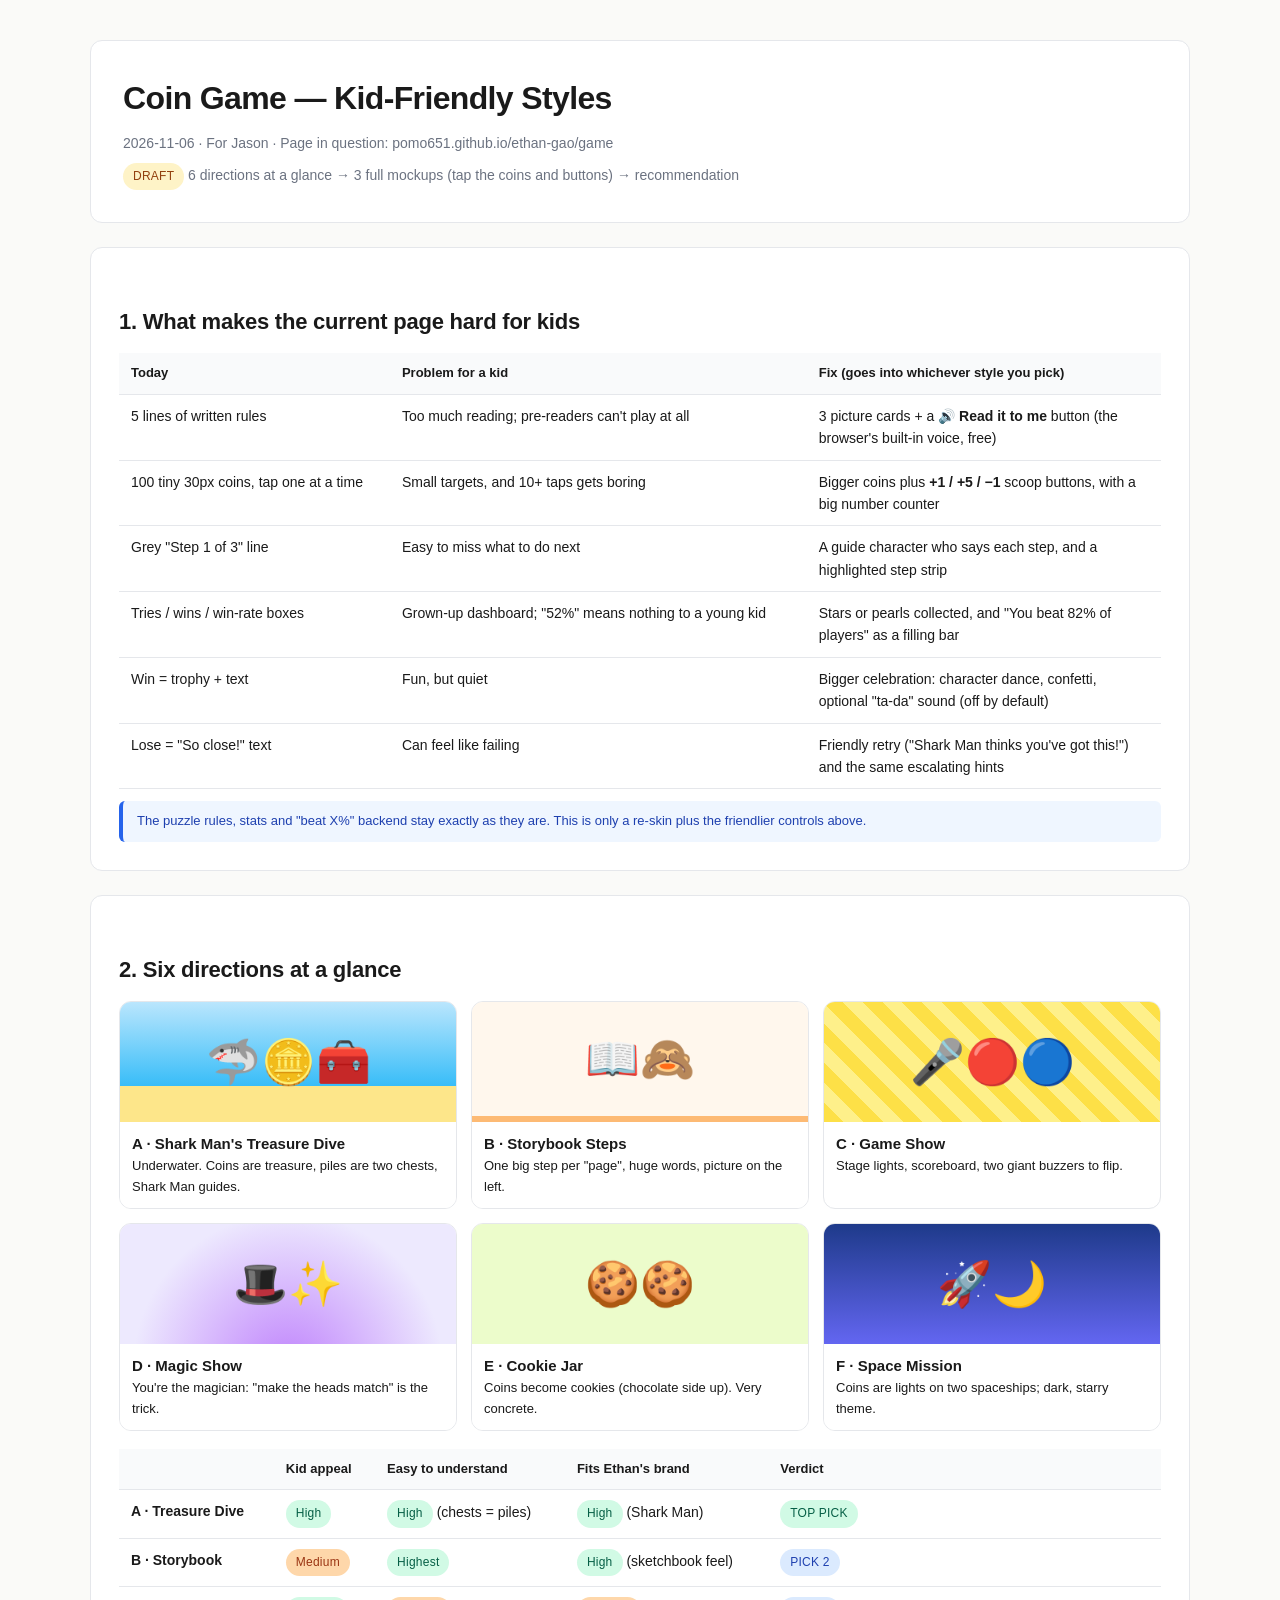
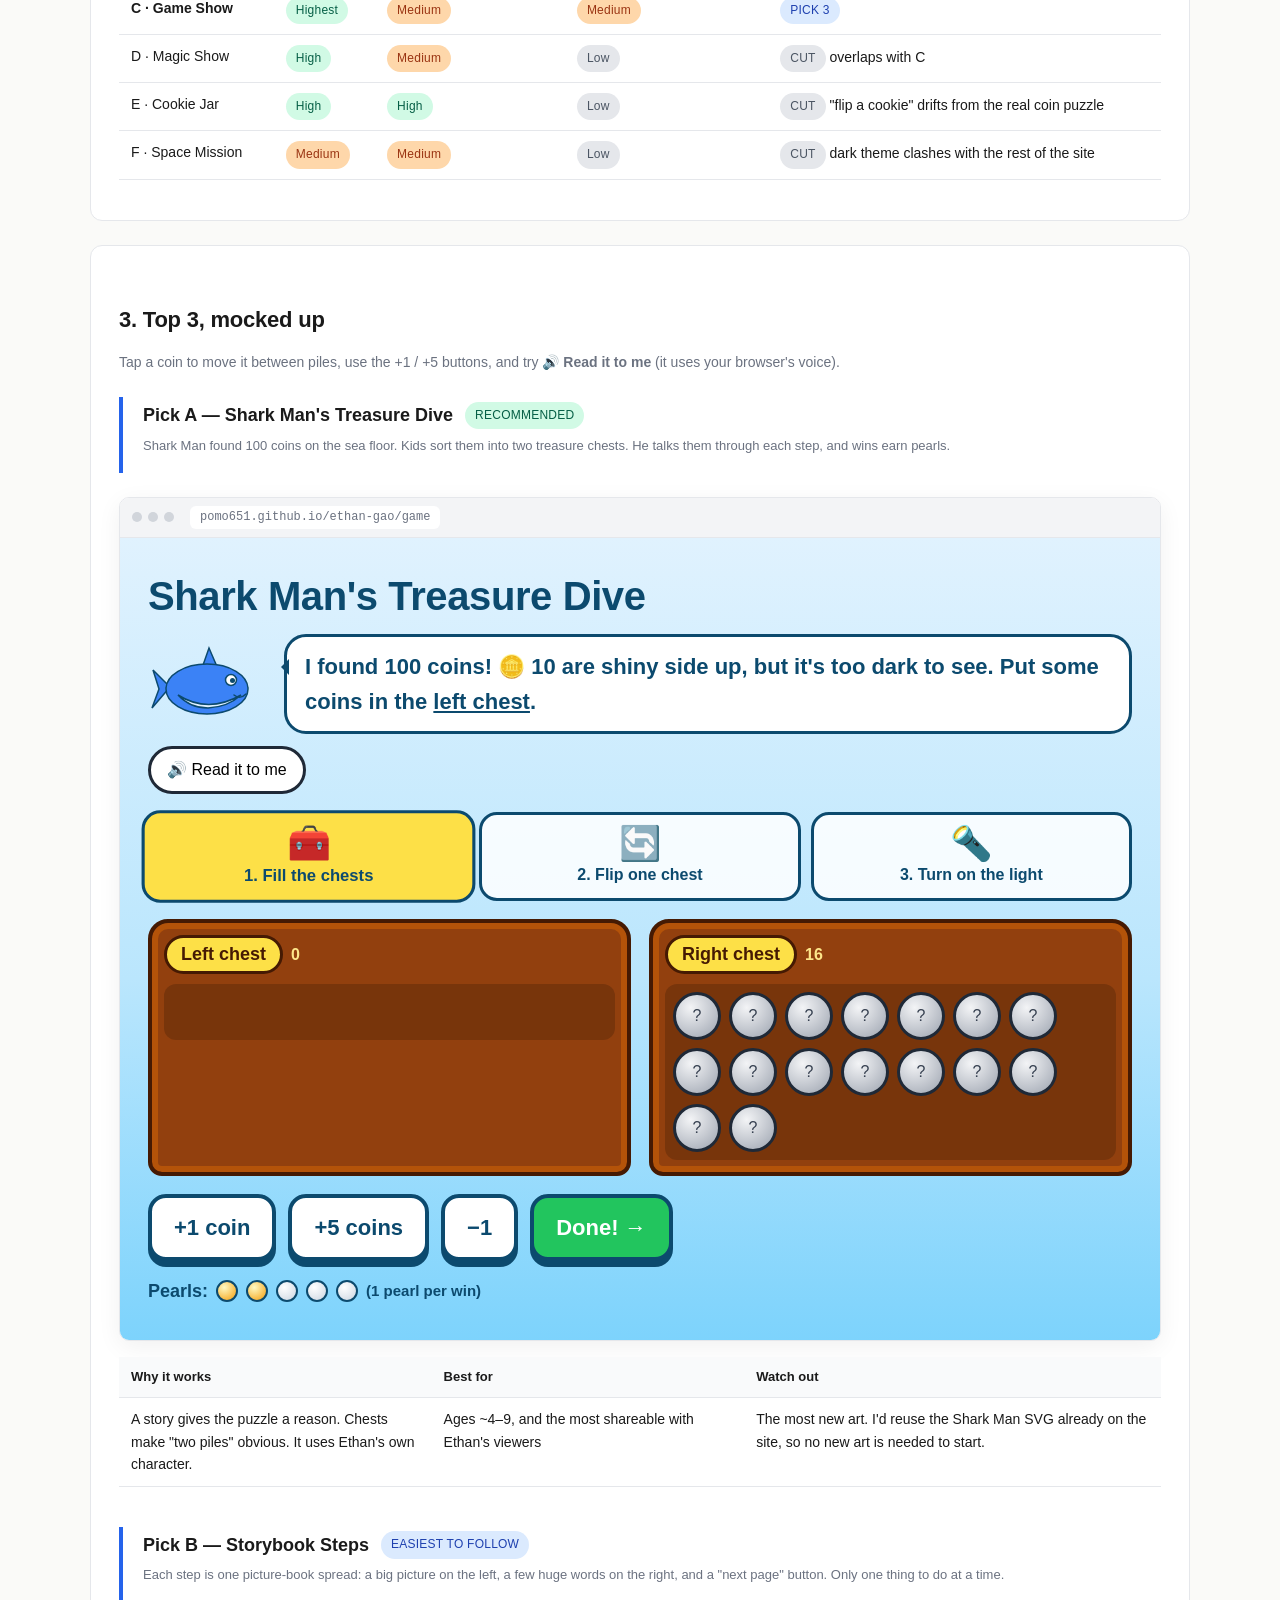
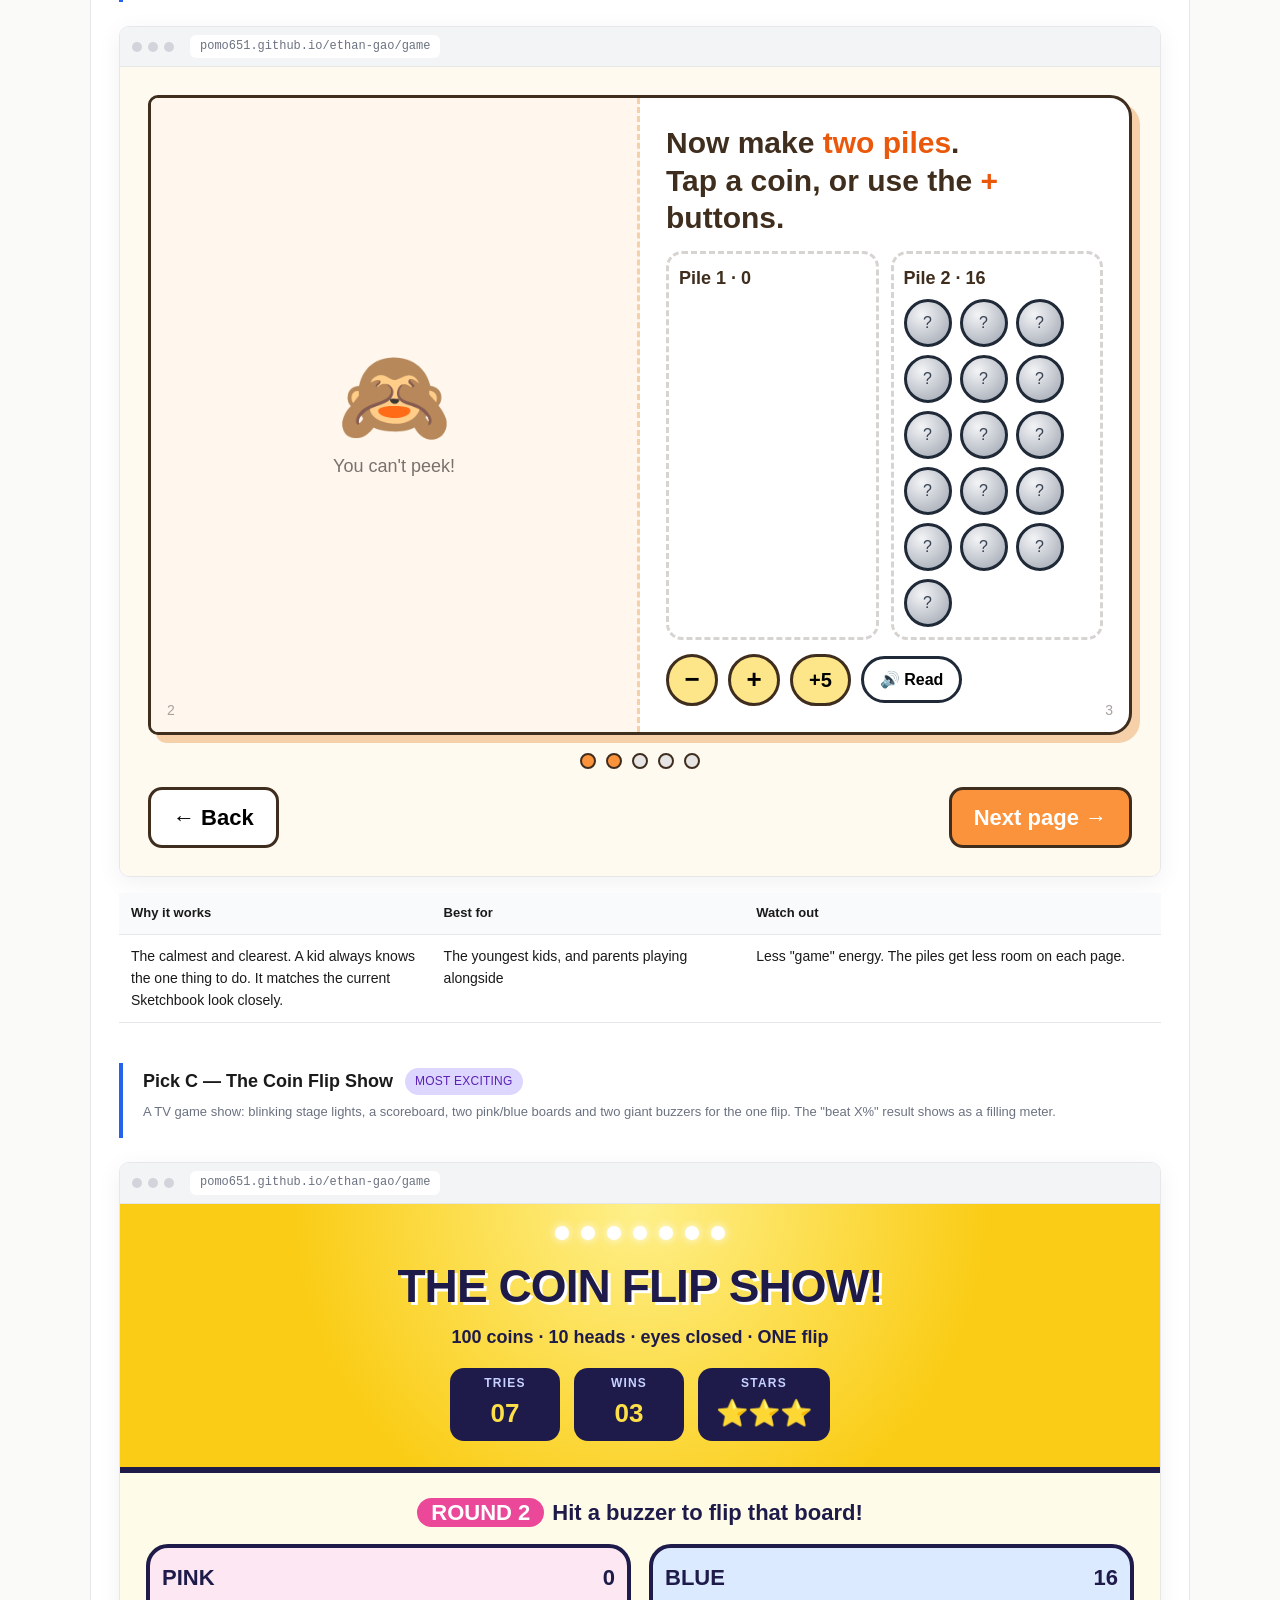
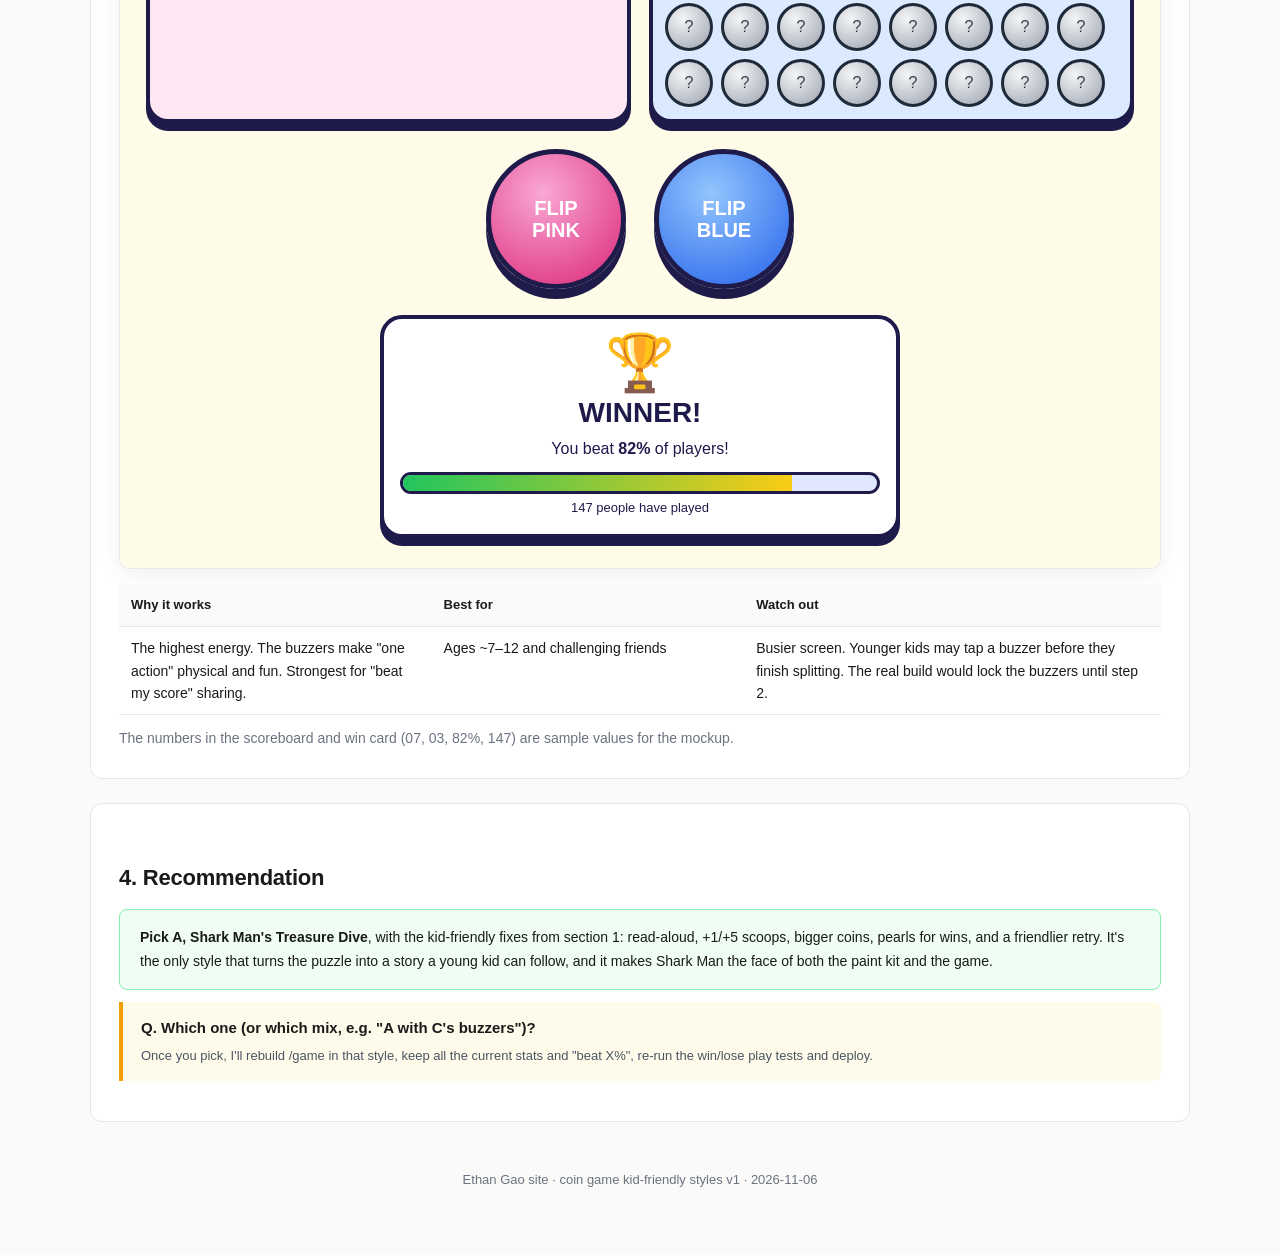
<file: design/game-kid-styles.html>
<!DOCTYPE html>
<html lang="zh-CN">
<head>
  <meta charset="UTF-8">
  <meta name="viewport" content="width=device-width, initial-scale=1.0">
  <title>Coin Game — Kid-Friendly Styles</title>
  <style>
    :root {
      --bg: #fafaf8;
      --surface: #ffffff;
      --text: #1a1a1a;
      --muted: #6b7280;
      --accent: #2563eb;
      --border: #e5e7eb;
      --done: #059669;
      --progress: #d97706;
      --blocked: #dc2626;
      --killed: #6b7280;
    }
    * { box-sizing: border-box; margin: 0; padding: 0; }
    body {
      font-family: -apple-system, BlinkMacSystemFont, "Segoe UI", "PingFang SC", "Microsoft YaHei", sans-serif;
      background: var(--bg);
      color: var(--text);
      line-height: 1.6;
      padding: 40px 20px;
    }
    .container { max-width: 1100px; margin: 0 auto; }
    header {
      background: var(--surface);
      border: 1px solid var(--border);
      border-radius: 12px;
      padding: 32px;
      margin-bottom: 24px;
    }
    h1 { font-size: 32px; margin-bottom: 4px; letter-spacing: -0.02em; }
    h2 { font-size: 22px; margin: 28px 0 14px; letter-spacing: -0.01em; }
    h3 { font-size: 16px; margin: 16px 0 8px; }
    h4 { font-size: 14px; margin: 12px 0 6px; color: var(--muted); text-transform: uppercase; letter-spacing: 0.04em; }
    .meta { color: var(--muted); font-size: 14px; margin-top: 8px; }
    .badge {
      display: inline-block;
      padding: 4px 10px;
      border-radius: 16px;
      font-size: 12px;
      font-weight: 500;
      letter-spacing: 0.02em;
    }
    .badge-draft { background: #fef3c7; color: #92400e; }
    .badge-done { background: #d1fae5; color: #065f46; }
    .badge-progress { background: #fed7aa; color: #9a3412; }
    .badge-blocked { background: #fee2e2; color: #991b1b; }
    .badge-killed { background: #e5e7eb; color: #4b5563; }
    .badge-unknown { background: #ddd6fe; color: #5b21b6; }
    .badge-blue { background: #dbeafe; color: #1e40af; }
    .north-star {
      background: linear-gradient(135deg, #f0f9ff 0%, #e0f2fe 100%);
      border: 1px solid #bae6fd;
      padding: 20px;
      border-radius: 10px;
      margin: 16px 0;
      font-size: 16px;
      line-height: 1.7;
    }
    .section {
      background: var(--surface);
      border: 1px solid var(--border);
      border-radius: 12px;
      padding: 28px;
      margin-bottom: 24px;
    }
    table {
      width: 100%;
      border-collapse: collapse;
      font-size: 14px;
      margin: 12px 0;
    }
    th, td {
      padding: 10px 12px;
      text-align: left;
      border-bottom: 1px solid var(--border);
      vertical-align: top;
    }
    th { background: #f9fafb; font-weight: 600; font-size: 13px; }
    .phase {
      border-left: 4px solid var(--accent);
      padding: 4px 0 4px 20px;
      margin: 24px 0;
    }
    .phase-header { display: flex; align-items: center; gap: 12px; margin-bottom: 6px; flex-wrap: wrap; }
    .phase-title { font-size: 18px; font-weight: 600; }
    .phase-meta { color: var(--muted); font-size: 13px; margin-bottom: 12px; }
    .scope-list {
      list-style: none;
      padding: 0;
      margin: 8px 0;
    }
    .scope-list li {
      padding: 5px 0 5px 26px;
      position: relative;
      font-size: 14px;
    }
    .scope-list li::before {
      position: absolute;
      left: 0;
      top: 5px;
      font-weight: 700;
    }
    .scope-in li::before { content: "✓"; color: var(--done); }
    .scope-out li::before { content: "✗"; color: var(--killed); }
    .question {
      background: #fffbeb;
      border-left: 4px solid #f59e0b;
      padding: 14px 18px;
      margin: 12px 0;
      border-radius: 0 8px 8px 0;
    }
    .question-q { font-weight: 600; margin-bottom: 6px; font-size: 15px; }
    .question-rec { color: #4b5563; font-size: 13px; }
    .grid-2 { display: grid; grid-template-columns: 1fr 1fr; gap: 16px; }
    code {
      background: #f3f4f6;
      padding: 2px 6px;
      border-radius: 4px;
      font-family: ui-monospace, "SF Mono", Menlo, monospace;
      font-size: 13px;
    }
    .warn-box {
      margin-top: 12px;
      padding: 10px 14px;
      background: #fee2e2;
      border-radius: 6px;
      font-size: 13px;
      color: #991b1b;
    }
    .info-box {
      margin-top: 12px;
      padding: 10px 14px;
      background: #eff6ff;
      border-radius: 6px;
      font-size: 13px;
      color: #1e40af;
      border-left: 4px solid #2563eb;
    }
    .ascii-box {
      background: #f3f4f6;
      border: 1px solid var(--border);
      border-radius: 8px;
      padding: 16px 20px;
      font-family: ui-monospace, "SF Mono", Menlo, monospace;
      font-size: 13px;
      line-height: 1.7;
      overflow-x: auto;
      white-space: pre;
      margin: 12px 0;
    }
    .verdict-box {
      background: #f0fdf4;
      border: 1px solid #86efac;
      border-radius: 8px;
      padding: 16px 20px;
      margin: 12px 0;
      font-size: 14px;
      line-height: 1.7;
    }
    footer {
      color: var(--muted);
      font-size: 13px;
      text-align: center;
      padding: 24px 0;
    }
    @media (max-width: 720px) {
      body { padding: 16px 8px; }
      .grid-2 { grid-template-columns: 1fr; }
    }
  </style>
  <style>
    /* ===== Mockup-only styles, scoped under .browser / .swatch so they never leak into the report shell ===== */
    .grid-2 > * { min-width: 0; }
    .tscroll { overflow-x: auto; }
    .browser { border: 1px solid var(--border); border-radius: 10px; overflow: hidden; margin: 16px 0; box-shadow: 0 6px 24px rgba(0,0,0,.06); }
    .browser-bar { background: #f3f4f6; padding: 8px 12px; display: flex; gap: 6px; align-items: center; border-bottom: 1px solid var(--border); }
    .browser-bar i { width: 10px; height: 10px; border-radius: 50%; background: #d1d5db; display: inline-block; }
    .browser-bar span { margin-left: 10px; font-size: 12px; color: var(--muted); font-family: ui-monospace, "SF Mono", Menlo, monospace; background: #fff; padding: 2px 10px; border-radius: 6px; }
    .browser button { font: inherit; cursor: pointer; }
    .kidfont { font-family: ui-rounded, "SF Pro Rounded", "Arial Rounded MT Bold", "Chalkboard SE", -apple-system, sans-serif; }

    /* style swatches (the 6-option overview) */
    .swatches { display: grid; grid-template-columns: repeat(3, 1fr); gap: 14px; margin-top: 14px; }
    .swatch { border-radius: 12px; overflow: hidden; border: 1px solid var(--border); }
    .swatch .sw-art { height: 120px; display: flex; align-items: center; justify-content: center; font-size: 44px; gap: 6px; position: relative; }
    .swatch .sw-body { padding: 10px 12px; font-size: 13px; background: #fff; }
    .swatch .sw-body b { font-size: 15px; display: block; }
    .sw1 .sw-art { background: linear-gradient(#bae6fd, #38bdf8 70%, #fde68a 70%); }
    .sw2 .sw-art { background: #fff7ed; border-bottom: 6px solid #fdba74; }
    .sw3 .sw-art { background: #fef9c3; background-image: repeating-linear-gradient(45deg, #fde047 0 14px, #fef08a 14px 28px); }
    .sw4 .sw-art { background: radial-gradient(circle at 50% 120%, #c084fc, #ede9fe 70%); }
    .sw5 .sw-art { background: #ecfccb; }
    .sw6 .sw-art { background: linear-gradient(#1e3a8a, #6366f1); color: #fff; }

    /* shared coin bits used by all three mockups */
    .kcoin { width: 48px; height: 48px; border-radius: 50%; border: 3px solid #1f2937; display: inline-flex; align-items: center; justify-content: center; font-weight: 900; font-size: 20px; background: radial-gradient(circle at 35% 30%, #f3f4f6, #9ca3af); color: #374151; transition: transform .15s; }
    .kcoin:hover { transform: scale(1.12) rotate(-6deg); }
    .kcoin.gold { background: radial-gradient(circle at 35% 30%, #fef08a, #eab308); color: #713f12; }
    .kcoins { display: flex; flex-wrap: wrap; gap: 8px; min-height: 56px; }
    .readme { display: inline-flex; align-items: center; gap: 8px; border-radius: 999px; padding: 8px 16px; font-weight: 800; border: 3px solid #1f2937; background: #fff; }

    /* ---------- Mockup A: Shark Man's Treasure Dive ---------- */
    .mA { background: linear-gradient(#e0f2fe 0%, #bae6fd 55%, #7dd3fc 100%); color: #0c4a6e; padding: 26px 28px 34px; position: relative; overflow: hidden; }
    .mA .bub { position: absolute; border: 2px solid rgba(255,255,255,.9); border-radius: 50%; animation: rise 7s linear infinite; }
    @keyframes rise { from { transform: translateY(0); opacity: .9; } to { transform: translateY(-420px); opacity: 0; } }
    .mA .top { display: flex; align-items: center; gap: 16px; flex-wrap: wrap; position: relative; }
    .mA .guide { width: 120px; flex: none; }
    .mA .say { background: #fff; border: 3px solid #0c4a6e; border-radius: 22px; padding: 12px 18px; font-size: 22px; font-weight: 800; position: relative; flex: 1; min-width: 220px; }
    .mA .say::before { content: ""; position: absolute; left: -14px; top: 22px; border: 8px solid transparent; border-right-color: #0c4a6e; }
    .mA h2.t { font-size: 40px; font-weight: 900; margin: 0 0 6px; color: #0c4a6e; letter-spacing: -0.01em; }
    .mA .steps { display: flex; gap: 10px; margin: 18px 0; flex-wrap: wrap; position: relative; }
    .mA .steps div { flex: 1; min-width: 150px; background: rgba(255,255,255,.85); border: 3px solid #0c4a6e; border-radius: 18px; padding: 10px 12px; text-align: center; font-weight: 800; font-size: 16px; }
    .mA .steps div.on { background: #fde047; transform: scale(1.04); }
    .mA .steps .e { font-size: 34px; display: block; line-height: 1.1; }
    .mA .chests { display: grid; grid-template-columns: 1fr 1fr; gap: 18px; position: relative; }
    .mA .chest { background: #92400e; border: 4px solid #451a03; border-radius: 20px 20px 14px 14px; padding: 12px; box-shadow: inset 0 0 0 6px #b45309; }
    .mA .chest .lbl { background: #fde047; color: #451a03; border: 3px solid #451a03; border-radius: 999px; display: inline-block; padding: 2px 14px; font-weight: 900; margin-bottom: 10px; font-size: 18px; }
    .mA .chest .n { color: #fde68a; font-weight: 800; margin-left: 8px; }
    .mA .chest .kcoins { background: rgba(0,0,0,.18); border-radius: 12px; padding: 8px; }
    .mA .acts { display: flex; gap: 12px; margin-top: 18px; flex-wrap: wrap; position: relative; }
    .mA .big { font-size: 22px; font-weight: 900; border: 4px solid #0c4a6e; border-radius: 18px; padding: 12px 22px; background: #22c55e; color: #fff; box-shadow: 0 6px 0 #0c4a6e; }
    .mA .big.alt { background: #fff; color: #0c4a6e; }
    .mA .big:active { transform: translateY(4px); box-shadow: 0 2px 0 #0c4a6e; }
    .mA .pearls { display: flex; gap: 8px; align-items: center; font-weight: 900; font-size: 18px; margin-top: 16px; position: relative; flex-wrap: wrap; }
    .mA .pearls i { width: 22px; height: 22px; border-radius: 50%; background: radial-gradient(circle at 35% 30%, #fff, #cbd5e1); border: 2px solid #0c4a6e; display: inline-block; }
    .mA .pearls i.got { background: radial-gradient(circle at 35% 30%, #fef9c3, #f59e0b); }

    /* ---------- Mockup B: Storybook Steps (one big step per page) ---------- */
    .mB { background: #fffaf0; color: #3f2d1d; padding: 28px; font-family: "Chalkboard SE", "Comic Sans MS", ui-rounded, sans-serif; }
    .mB .book { display: grid; grid-template-columns: 1fr 1fr; background: #fff; border: 3px solid #3f2d1d; border-radius: 10px 22px 22px 10px; box-shadow: 8px 8px 0 #f5d0a9; overflow: hidden; }
    .mB .pg { padding: 26px; min-height: 360px; position: relative; }
    .mB .pg.l { background: #fff7ed; border-right: 3px dashed #f5d0a9; display: flex; flex-direction: column; align-items: center; justify-content: center; text-align: center; }
    .mB .pic { font-size: 92px; line-height: 1; }
    .mB .pgno { position: absolute; bottom: 10px; font-size: 14px; color: #a8a29e; }
    .mB .pg.l .pgno { left: 16px; } .mB .pg.r .pgno { right: 16px; }
    .mB .words { font-size: 30px; line-height: 1.25; font-weight: 700; }
    .mB .words em { color: #ea580c; font-style: normal; }
    .mB .hint { font-size: 18px; color: #78716c; margin-top: 10px; }
    .mB .dots { display: flex; gap: 10px; justify-content: center; margin-top: 18px; }
    .mB .dots i { width: 16px; height: 16px; border-radius: 50%; background: #e7e5e4; border: 2px solid #3f2d1d; }
    .mB .dots i.on { background: #fb923c; }
    .mB .turn { display: flex; justify-content: space-between; margin-top: 18px; gap: 12px; }
    .mB .turn button { font-size: 22px; font-weight: 700; padding: 10px 22px; border-radius: 14px; border: 3px solid #3f2d1d; background: #fff; }
    .mB .turn .next { background: #fb923c; color: #fff; }
    .mB .tray { margin-top: 14px; display: grid; grid-template-columns: 1fr 1fr; gap: 12px; }
    .mB .tray > div { border: 3px dashed #d6d3d1; border-radius: 16px; padding: 10px; }
    .mB .tray b { display: block; font-size: 18px; margin-bottom: 6px; }
    .mB .counter { display: flex; align-items: center; gap: 10px; margin-top: 14px; font-size: 20px; font-weight: 700; flex-wrap: wrap; }
    .mB .counter button:not(.readme) { width: 52px; height: 52px; border-radius: 50%; font-size: 26px; font-weight: 900; border: 3px solid #3f2d1d; background: #fde68a; }

    /* ---------- Mockup C: Game Show ---------- */
    .mC { background: #fefce8; color: #1e1b4b; padding: 0 0 30px; }
    .mC .stage { background: radial-gradient(circle at 50% 0, #fef08a, #facc15 60%); border-bottom: 6px solid #1e1b4b; padding: 22px 26px 26px; text-align: center; position: relative; }
    .mC .lights { display: flex; justify-content: center; gap: 12px; margin-bottom: 10px; }
    .mC .lights i { width: 14px; height: 14px; border-radius: 50%; background: #fff; box-shadow: 0 0 10px #fff; animation: blink 1s infinite alternate; }
    .mC .lights i:nth-child(even) { animation-delay: .5s; }
    @keyframes blink { from { opacity: 1; } to { opacity: .25; } }
    .mC h2.t { font-size: 46px; font-weight: 900; margin: 0; letter-spacing: -0.02em; color: #1e1b4b; text-shadow: 3px 3px 0 #fff; }
    .mC .sub { font-weight: 800; font-size: 18px; }
    .mC .score { display: flex; justify-content: center; gap: 14px; margin-top: 16px; flex-wrap: wrap; }
    .mC .score div { background: #1e1b4b; color: #fde047; border-radius: 14px; padding: 6px 18px; font-weight: 900; font-size: 26px; min-width: 110px; font-variant-numeric: tabular-nums; }
    .mC .score small { display: block; font-size: 12px; color: #c7d2fe; letter-spacing: .1em; }
    .mC .body { padding: 22px 26px 0; }
    .mC .round { font-weight: 900; font-size: 22px; text-align: center; margin-bottom: 14px; }
    .mC .round span { background: #ec4899; color: #fff; border-radius: 999px; padding: 2px 14px; margin-right: 8px; }
    .mC .boards { display: grid; grid-template-columns: 1fr 1fr; gap: 18px; }
    .mC .board { background: #fff; border: 4px solid #1e1b4b; border-radius: 22px; padding: 12px; box-shadow: 0 8px 0 #1e1b4b; }
    .mC .board.a { background: #fce7f3; } .mC .board.b { background: #dbeafe; }
    .mC .board .lbl { font-weight: 900; font-size: 22px; display: flex; justify-content: space-between; margin-bottom: 8px; }
    .mC .buzzers { display: flex; justify-content: center; gap: 28px; margin-top: 26px; flex-wrap: wrap; }
    .mC .buzz { width: 140px; height: 140px; border-radius: 50%; border: 5px solid #1e1b4b; font-weight: 900; font-size: 20px; color: #fff; box-shadow: 0 10px 0 #1e1b4b; line-height: 1.1; }
    .mC .buzz.a { background: radial-gradient(circle at 40% 30%, #f9a8d4, #db2777); }
    .mC .buzz.b { background: radial-gradient(circle at 40% 30%, #93c5fd, #2563eb); }
    .mC .buzz:active { transform: translateY(8px); box-shadow: 0 2px 0 #1e1b4b; }
    .mC .win { margin: 26px auto 0; max-width: 520px; background: #fff; border: 4px solid #1e1b4b; border-radius: 22px; text-align: center; padding: 16px; box-shadow: 0 8px 0 #1e1b4b; }
    .mC .win .tro { font-size: 56px; line-height: 1; }
    .mC .win b { font-size: 28px; display: block; }
    .mC .meter { height: 22px; border: 3px solid #1e1b4b; border-radius: 999px; overflow: hidden; margin: 10px 0 4px; background: #e0e7ff; }
    .mC .meter i { display: block; height: 100%; width: 82%; background: linear-gradient(90deg, #22c55e, #facc15); }

    @media (max-width: 720px) {
      .swatches { grid-template-columns: 1fr 1fr; }
      .mA, .mB { padding: 18px 16px 24px; }
      .mA h2.t { font-size: 30px; } .mA .guide { width: 84px; } .mA .say { font-size: 18px; }
      .mA .chests, .mB .book, .mB .tray, .mC .boards { grid-template-columns: 1fr; }
      .mB .pg.l { border-right: 0; border-bottom: 3px dashed #f5d0a9; min-height: 0; }
      .mB .pg { min-height: 0; } .mB .words { font-size: 24px; }
      .mC h2.t { font-size: 32px; } .mC .body { padding: 18px 16px 0; }
      .mC .buzz { width: 120px; height: 120px; font-size: 17px; }
    }
    @media (prefers-reduced-motion: reduce) { .mA .bub, .mC .lights i { animation: none; } }
  </style>
</head>
<body>
<div class="container">

  <header>
    <h1>Coin Game — Kid-Friendly Styles</h1>
    <div class="meta">2026-11-06 · For Jason · Page in question: pomo651.github.io/ethan-gao/game</div>
    <div class="meta"><span class="badge badge-draft">DRAFT</span> 6 directions at a glance → 3 full mockups (tap the coins and buttons) → recommendation</div>
  </header>

  <div class="section">
    <h2>1. What makes the current page hard for kids</h2>
    <table>
      <tr><th style="width:26%">Today</th><th>Problem for a kid</th><th style="width:34%">Fix (goes into whichever style you pick)</th></tr>
      <tr><td>5 lines of written rules</td><td>Too much reading; pre-readers can't play at all</td><td>3 picture cards + a <strong>🔊 Read it to me</strong> button (the browser's built-in voice, free)</td></tr>
      <tr><td>100 tiny 30px coins, tap one at a time</td><td>Small targets, and 10+ taps gets boring</td><td>Bigger coins plus <strong>+1 / +5 / −1</strong> scoop buttons, with a big number counter</td></tr>
      <tr><td>Grey "Step 1 of 3" line</td><td>Easy to miss what to do next</td><td>A guide character who says each step, and a highlighted step strip</td></tr>
      <tr><td>Tries / wins / win-rate boxes</td><td>Grown-up dashboard; "52%" means nothing to a young kid</td><td>Stars or pearls collected, and "You beat 82% of players" as a filling bar</td></tr>
      <tr><td>Win = trophy + text</td><td>Fun, but quiet</td><td>Bigger celebration: character dance, confetti, optional "ta-da" sound (off by default)</td></tr>
      <tr><td>Lose = "So close!" text</td><td>Can feel like failing</td><td>Friendly retry ("Shark Man thinks you've got this!") and the same escalating hints</td></tr>
    </table>
    <div class="info-box">The puzzle rules, stats and "beat X%" backend stay exactly as they are. This is only a re-skin plus the friendlier controls above.</div>
  </div>

  <div class="section">
    <h2>2. Six directions at a glance</h2>
    <div class="swatches">
      <div class="swatch sw1"><div class="sw-art">🦈🪙🧰</div><div class="sw-body"><b>A · Shark Man's Treasure Dive</b>Underwater. Coins are treasure, piles are two chests, Shark Man guides.</div></div>
      <div class="swatch sw2"><div class="sw-art">📖🙈</div><div class="sw-body"><b>B · Storybook Steps</b>One big step per "page", huge words, picture on the left.</div></div>
      <div class="swatch sw3"><div class="sw-art">🎤🔴🔵</div><div class="sw-body"><b>C · Game Show</b>Stage lights, scoreboard, two giant buzzers to flip.</div></div>
      <div class="swatch sw4"><div class="sw-art">🎩✨</div><div class="sw-body"><b>D · Magic Show</b>You're the magician: "make the heads match" is the trick.</div></div>
      <div class="swatch sw5"><div class="sw-art">🍪🍪</div><div class="sw-body"><b>E · Cookie Jar</b>Coins become cookies (chocolate side up). Very concrete.</div></div>
      <div class="swatch sw6"><div class="sw-art">🚀🌙</div><div class="sw-body"><b>F · Space Mission</b>Coins are lights on two spaceships; dark, starry theme.</div></div>
    </div>
    <div class="tscroll"><table style="margin-top:18px">
      <tr><th></th><th>Kid appeal</th><th>Easy to understand</th><th>Fits Ethan's brand</th><th>Verdict</th></tr>
      <tr><td><strong>A · Treasure Dive</strong></td><td><span class="badge badge-done">High</span></td><td><span class="badge badge-done">High</span> (chests = piles)</td><td><span class="badge badge-done">High</span> (Shark Man)</td><td><span class="badge badge-done">TOP PICK</span></td></tr>
      <tr><td><strong>B · Storybook</strong></td><td><span class="badge badge-progress">Medium</span></td><td><span class="badge badge-done">Highest</span></td><td><span class="badge badge-done">High</span> (sketchbook feel)</td><td><span class="badge badge-blue">PICK 2</span></td></tr>
      <tr><td><strong>C · Game Show</strong></td><td><span class="badge badge-done">Highest</span></td><td><span class="badge badge-progress">Medium</span></td><td><span class="badge badge-progress">Medium</span></td><td><span class="badge badge-blue">PICK 3</span></td></tr>
      <tr><td>D · Magic Show</td><td><span class="badge badge-done">High</span></td><td><span class="badge badge-progress">Medium</span></td><td><span class="badge badge-killed">Low</span></td><td><span class="badge badge-killed">CUT</span> overlaps with C</td></tr>
      <tr><td>E · Cookie Jar</td><td><span class="badge badge-done">High</span></td><td><span class="badge badge-done">High</span></td><td><span class="badge badge-killed">Low</span></td><td><span class="badge badge-killed">CUT</span> "flip a cookie" drifts from the real coin puzzle</td></tr>
      <tr><td>F · Space Mission</td><td><span class="badge badge-progress">Medium</span></td><td><span class="badge badge-progress">Medium</span></td><td><span class="badge badge-killed">Low</span></td><td><span class="badge badge-killed">CUT</span> dark theme clashes with the rest of the site</td></tr>
    </table></div>
  </div>

  <div class="section">
    <h2>3. Top 3, mocked up</h2>
    <p class="meta">Tap a coin to move it between piles, use the +1 / +5 buttons, and try <strong>🔊 Read it to me</strong> (it uses your browser's voice).</p>

    <!-- ===== A ===== -->
    <div class="phase">
      <div class="phase-header"><span class="phase-title">Pick A — Shark Man's Treasure Dive</span><span class="badge badge-done">RECOMMENDED</span></div>
      <div class="phase-meta">Shark Man found 100 coins on the sea floor. Kids sort them into two treasure chests. He talks them through each step, and wins earn pearls.</div>
    </div>
    <div class="browser">
      <div class="browser-bar"><i></i><i></i><i></i><span>pomo651.github.io/ethan-gao/game</span></div>
      <div class="mA kidfont" data-mock>
        <i class="bub" style="left:8%;bottom:-20px;width:14px;height:14px"></i><i class="bub" style="left:46%;bottom:-40px;width:10px;height:10px;animation-delay:2s"></i><i class="bub" style="left:88%;bottom:-30px;width:18px;height:18px;animation-delay:4s"></i>
        <h2 class="t">Shark Man's Treasure Dive</h2>
        <div class="top">
          <svg class="guide" viewBox="0 0 240 180" aria-hidden="true"><path d="M108 58 L122 18 L140 60 Z" fill="#3b82f6" stroke="#0c4a6e" stroke-width="3"/><path d="M44 96 L10 62 L22 100 L8 138 Z" fill="#3b82f6" stroke="#0c4a6e" stroke-width="3"/><ellipse cx="118" cy="100" rx="82" ry="50" fill="#3b82f6" stroke="#0c4a6e" stroke-width="3"/><path d="M60 112 Q120 150 186 112 Q160 136 120 138 Q84 138 60 112 Z" fill="#e0f2fe" stroke="#0c4a6e" stroke-width="3"/><circle cx="166" cy="82" r="11" fill="#fff" stroke="#0c4a6e" stroke-width="3"/><circle cx="169" cy="83" r="5" fill="#0c4a6e"/><path d="M172 112 Q184 122 196 110" fill="none" stroke="#0c4a6e" stroke-width="3" stroke-linecap="round"/></svg>
          <div class="say" data-say="I found 100 coins! 10 are shiny side up, but it's too dark to see. Put some coins in the left chest.">I found 100 coins! 🪙 10 are shiny side up, but it's too dark to see. Put some coins in the <u>left chest</u>.</div>
        </div>
        <div style="margin-top:12px"><button class="readme" type="button" data-read>🔊 Read it to me</button></div>
        <div class="steps">
          <div class="on"><span class="e">🧰</span>1. Fill the chests</div>
          <div><span class="e">🔄</span>2. Flip one chest</div>
          <div><span class="e">🔦</span>3. Turn on the light</div>
        </div>
        <div class="chests">
          <div class="chest"><span class="lbl">Left chest</span><span class="n" data-n="a">0</span><div class="kcoins" data-pile="a"></div></div>
          <div class="chest"><span class="lbl">Right chest</span><span class="n" data-n="b">16</span><div class="kcoins" data-pile="b"></div></div>
        </div>
        <div class="acts">
          <button class="big alt" type="button" data-add="1">+1 coin</button>
          <button class="big alt" type="button" data-add="5">+5 coins</button>
          <button class="big alt" type="button" data-add="-1">−1</button>
          <button class="big" type="button">Done! →</button>
        </div>
        <div class="pearls">Pearls: <i class="got"></i><i class="got"></i><i></i><i></i><i></i> <span style="font-weight:700;font-size:15px">(1 pearl per win)</span></div>
      </div>
    </div>
    <table>
      <tr><th style="width:30%">Why it works</th><th style="width:30%">Best for</th><th>Watch out</th></tr>
      <tr><td>A story gives the puzzle a reason. Chests make "two piles" obvious. It uses Ethan's own character.</td><td>Ages ~4–9, and the most shareable with Ethan's viewers</td><td>The most new art. I'd reuse the Shark Man SVG already on the site, so no new art is needed to start.</td></tr>
    </table>

    <!-- ===== B ===== -->
    <div class="phase" style="margin-top:40px">
      <div class="phase-header"><span class="phase-title">Pick B — Storybook Steps</span><span class="badge badge-blue">EASIEST TO FOLLOW</span></div>
      <div class="phase-meta">Each step is one picture-book spread: a big picture on the left, a few huge words on the right, and a "next page" button. Only one thing to do at a time.</div>
    </div>
    <div class="browser">
      <div class="browser-bar"><i></i><i></i><i></i><span>pomo651.github.io/ethan-gao/game</span></div>
      <div class="mB" data-mock>
        <div class="book">
          <div class="pg l"><div class="pic">🙈</div><div class="hint">You can't peek!</div><span class="pgno">2</span></div>
          <div class="pg r">
            <div class="words" data-say="Now make two piles. Tap a coin, or use the plus buttons.">Now make <em>two piles</em>.<br>Tap a coin, or use the <em>+</em> buttons.</div>
            <div class="tray">
              <div><b>Pile 1 · <span data-n="a">0</span></b><div class="kcoins" data-pile="a"></div></div>
              <div><b>Pile 2 · <span data-n="b">16</span></b><div class="kcoins" data-pile="b"></div></div>
            </div>
            <div class="counter"><button type="button" data-add="-1">−</button><button type="button" data-add="1">+</button><button type="button" data-add="5" style="width:auto;border-radius:999px;padding:0 16px;font-size:20px">+5</button><button class="readme" type="button" data-read style="font-size:16px">🔊 Read</button></div>
            <span class="pgno">3</span>
          </div>
        </div>
        <div class="dots"><i class="on"></i><i class="on"></i><i></i><i></i><i></i></div>
        <div class="turn"><button type="button">← Back</button><button class="next" type="button">Next page →</button></div>
      </div>
    </div>
    <table>
      <tr><th style="width:30%">Why it works</th><th style="width:30%">Best for</th><th>Watch out</th></tr>
      <tr><td>The calmest and clearest. A kid always knows the one thing to do. It matches the current Sketchbook look closely.</td><td>The youngest kids, and parents playing alongside</td><td>Less "game" energy. The piles get less room on each page.</td></tr>
    </table>

    <!-- ===== C ===== -->
    <div class="phase" style="margin-top:40px">
      <div class="phase-header"><span class="phase-title">Pick C — The Coin Flip Show</span><span class="badge badge-unknown">MOST EXCITING</span></div>
      <div class="phase-meta">A TV game show: blinking stage lights, a scoreboard, two pink/blue boards and two giant buzzers for the one flip. The "beat X%" result shows as a filling meter.</div>
    </div>
    <div class="browser">
      <div class="browser-bar"><i></i><i></i><i></i><span>pomo651.github.io/ethan-gao/game</span></div>
      <div class="mC kidfont" data-mock>
        <div class="stage">
          <div class="lights"><i></i><i></i><i></i><i></i><i></i><i></i><i></i></div>
          <h2 class="t">THE COIN FLIP SHOW!</h2>
          <div class="sub">100 coins · 10 heads · eyes closed · ONE flip</div>
          <div class="score"><div><small>TRIES</small>07</div><div><small>WINS</small>03</div><div><small>STARS</small>⭐⭐⭐</div></div>
        </div>
        <div class="body">
          <div class="round"><span>ROUND 2</span>Hit a buzzer to flip that board!</div>
          <div class="boards">
            <div class="board a"><div class="lbl"><span>PINK</span><span data-n="a">0</span></div><div class="kcoins" data-pile="a"></div></div>
            <div class="board b"><div class="lbl"><span>BLUE</span><span data-n="b">16</span></div><div class="kcoins" data-pile="b"></div></div>
          </div>
          <div class="buzzers"><button class="buzz a" type="button">FLIP<br>PINK</button><button class="buzz b" type="button">FLIP<br>BLUE</button></div>
          <div class="win">
            <div class="tro">🏆</div><b>WINNER!</b>
            <div>You beat <strong>82%</strong> of players!</div>
            <div class="meter"><i></i></div>
            <div style="font-size:13px">147 people have played</div>
          </div>
        </div>
      </div>
    </div>
    <table>
      <tr><th style="width:30%">Why it works</th><th style="width:30%">Best for</th><th>Watch out</th></tr>
      <tr><td>The highest energy. The buzzers make "one action" physical and fun. Strongest for "beat my score" sharing.</td><td>Ages ~7–12 and challenging friends</td><td>Busier screen. Younger kids may tap a buzzer before they finish splitting. The real build would lock the buzzers until step 2.</td></tr>
    </table>
    <p class="meta">The numbers in the scoreboard and win card (07, 03, 82%, 147) are sample values for the mockup.</p>
  </div>

  <div class="section">
    <h2>4. Recommendation</h2>
    <div class="verdict-box">
      <strong>Pick A, Shark Man's Treasure Dive</strong>, with the kid-friendly fixes from section 1: read-aloud, +1/+5 scoops, bigger coins, pearls for wins, and a friendlier retry.
      It's the only style that turns the puzzle into a story a young kid can follow, and it makes Shark Man the face of both the paint kit and the game.
    </div>
    <div class="question">
      <div class="question-q">Q. Which one (or which mix, e.g. "A with C's buzzers")?</div>
      <div class="question-rec">Once you pick, I'll rebuild /game in that style, keep all the current stats and "beat X%", re-run the win/lose play tests and deploy.</div>
    </div>
  </div>

  <footer>Ethan Gao site · coin game kid-friendly styles v1 · 2026-11-06</footer>
</div>

<script>
  // Mockup interactions only: move coins between piles, scoop buttons, read-aloud.
  document.querySelectorAll('[data-mock]').forEach(function (m) {
    var a = m.querySelector('[data-pile="a"]'), b = m.querySelector('[data-pile="b"]');
    function coin(gold) { var c = document.createElement('button'); c.type = 'button'; c.className = 'kcoin'; c.textContent = '?'; return c; }
    for (var i = 0; i < 16; i++) b.appendChild(coin());
    function count() {
      m.querySelectorAll('[data-n="a"]').forEach(function (n) { n.textContent = a.children.length; });
      m.querySelectorAll('[data-n="b"]').forEach(function (n) { n.textContent = b.children.length; });
    }
    m.addEventListener('click', function (e) {
      var c = e.target.closest('.kcoin');
      if (c) { (c.parentNode === a ? b : a).appendChild(c); count(); return; }
      var add = e.target.closest('[data-add]');
      if (add) {
        var n = +add.dataset.add, from = n > 0 ? b : a, to = n > 0 ? a : b;
        for (var k = 0; k < Math.abs(n) && from.lastElementChild; k++) to.appendChild(from.lastElementChild);
        count(); return;
      }
      var r = e.target.closest('[data-read]');
      if (r && 'speechSynthesis' in window) {
        var say = m.querySelector('[data-say]');
        speechSynthesis.cancel();
        var u = new SpeechSynthesisUtterance(say.dataset.say); u.rate = 0.9; u.pitch = 1.1;
        speechSynthesis.speak(u);
      }
    });
    count();
  });
</script>
</body>
</html>
</file>
<file: assets/css/site.css>
/* Ethan's Sketchbook — "Pick 1: Sketchbook Studio" */
@font-face { font-family: "Patrick Hand"; src: url("../fonts/patrick-hand-latin-400-normal.woff2") format("woff2"); font-weight: 400; font-display: swap; }
@font-face { font-family: "Caveat"; src: url("../fonts/caveat-latin-500-normal.woff2") format("woff2"); font-weight: 500; font-display: swap; }
@font-face { font-family: "Caveat"; src: url("../fonts/caveat-latin-700-normal.woff2") format("woff2"); font-weight: 700; font-display: swap; }

:root {
  --ink: #1f2937;
  --muted: #6b7280;
  --paper: #fffdf5;
  --dot: #e7e1cf;
  --pen: #1d4ed8;
  --orange: #f97316;
  --green: #10b981;
  --pink: #ec4899;
  --yellow: #facc15;
  --hand: "Patrick Hand", "Chalkboard SE", "Comic Sans MS", -apple-system, sans-serif;
  --pen-font: "Caveat", "Bradley Hand", "Segoe Print", cursive;
}
* { box-sizing: border-box; margin: 0; padding: 0; }
html { -webkit-text-size-adjust: 100%; }
body {
  font-family: var(--hand); font-size: 19px; line-height: 1.5; color: var(--ink);
  background-color: var(--paper);
  background-image: radial-gradient(var(--dot) 1.2px, transparent 1.2px);
  background-size: 22px 22px;
}
img { display: block; max-width: 100%; }
a { color: inherit; }
button { font: inherit; cursor: pointer; }
.wrap { max-width: 1080px; margin: 0 auto; padding: 0 24px; }

/* ---------- nav ---------- */
.nav { display: flex; justify-content: space-between; align-items: center; flex-wrap: wrap; gap: 12px; padding: 22px 0; }
.logo { font-size: 30px; font-weight: 700; text-decoration: none; }
.logo b { color: var(--orange); }
.nav ul { list-style: none; display: flex; gap: 20px; align-items: center; flex-wrap: wrap; }
.nav a { text-decoration: none; }
.nav a[aria-current="page"] { text-decoration: underline wavy var(--orange); text-underline-offset: 5px; }
.nav .sub { background: var(--yellow); padding: 2px 12px; border: 2px solid var(--ink); border-radius: 8px 12px 8px 14px; display: inline-block; transform: rotate(-2deg); }

/* ---------- type ---------- */
h1 { font-size: 54px; line-height: 1.08; font-weight: 700; }
h2 { font-size: 34px; margin: 56px 0 18px; font-weight: 700; }
h2 small { font-size: 18px; color: var(--muted); font-weight: 400; margin-left: 8px; }
.scribble { background: linear-gradient(transparent 62%, #fde68a 62%, #fde68a 90%, transparent 90%); }
.lead { font-size: 21px; margin-top: 14px; }
.muted { color: var(--muted); }

/* Ethan's voice: speech bubble. Dad's voice: blue pen in the margin. */
.bubble { display: inline-block; margin-top: 20px; background: #fff; border: 2.5px solid var(--ink); border-radius: 18px 22px 16px 24px; padding: 10px 18px; font-size: 20px; position: relative; }
.bubble::after { content: ""; position: absolute; left: 28px; bottom: -15px; border: 7px solid transparent; border-top-color: var(--ink); }
.dad { font-family: var(--pen-font); font-weight: 500; color: var(--pen); font-size: 24px; line-height: 1.3; margin-top: 24px; transform: rotate(-1.2deg); }
.dad::before { content: "✎ Dad: "; font-weight: 700; }

/* ---------- polaroids ---------- */
.polaroid { background: #fff; padding: 10px 10px 38px; box-shadow: 0 4px 14px rgba(0,0,0,.12); position: relative; text-decoration: none; display: block; transition: transform .15s; }
.polaroid:hover { transform: rotate(0) scale(1.02) !important; }
.polaroid .cap { position: absolute; bottom: 8px; left: 12px; right: 12px; font-size: 17px; white-space: nowrap; overflow: hidden; text-overflow: ellipsis; }
.tape { position: absolute; top: -10px; left: 50%; width: 72px; height: 20px; margin-left: -36px; background: rgba(250,204,21,.55); transform: rotate(-4deg); z-index: 1; }
.thumb { position: relative; }
.thumb img { width: 100%; aspect-ratio: 16/10; object-fit: cover; background: #eee; }
.thumb::after { content: "▶"; position: absolute; inset: 0; margin: auto; width: 46px; height: 46px; border-radius: 50%; background: rgba(0,0,0,.6); color: #fff; display: flex; align-items: center; justify-content: center; font-size: 17px; padding-left: 3px; }
.wall { display: grid; grid-template-columns: repeat(3, 1fr); gap: 26px; }
.wall > :nth-child(3n+1) { transform: rotate(-2deg); }
.wall > :nth-child(3n+2) { transform: rotate(1.5deg); }
.wall > :nth-child(3n) { transform: rotate(-1deg); }
.wall-more { text-align: center; margin-top: 26px; }

/* ---------- hero ---------- */
.hero { display: grid; grid-template-columns: 1.2fr 1fr; gap: 36px; align-items: center; margin: 26px 0 10px; }
.hero .polaroid { transform: rotate(2.5deg); }

/* ---------- cards + buttons ---------- */
.card { background: #fff; border: 2.5px solid var(--ink); border-radius: 16px 12px 18px 14px; padding: 20px 22px; }
.card.dadc { border-color: var(--pen); font-family: var(--pen-font); color: var(--pen); font-size: 23px; line-height: 1.3; }
.card b { font-size: 23px; display: block; margin-bottom: 4px; }
.duo { display: grid; grid-template-columns: 1fr 1fr; gap: 24px; }
.btn { display: inline-block; text-decoration: none; background: var(--orange); color: #fff; border: 2.5px solid var(--ink); border-radius: 12px 16px 10px 14px; padding: 10px 24px; font-size: 21px; box-shadow: 3px 3px 0 var(--ink); }
.btn:hover { transform: translate(1px,1px); box-shadow: 2px 2px 0 var(--ink); }
.btn.alt { background: #fff; color: var(--ink); }
.tag { display: inline-block; font-size: 15px; background: #dcfce7; border: 2px solid var(--ink); border-radius: 20px; padding: 0 12px; transform: rotate(-2deg); }

/* ---------- kit / shop ---------- */
.shop { display: grid; grid-template-columns: 1fr 1fr; gap: 30px; background: #fff; border: 2.5px solid var(--ink); border-radius: 14px 20px 12px 18px; padding: 26px; }
.shop .art { border: 2px dashed #d1d5db; border-radius: 10px; padding: 10px; background: #fff; }
.kit-name { font-size: 36px; font-weight: 700; line-height: 1.1; margin-top: 10px; }
.price { font-size: 34px; margin: 8px 0; }
.price small { font-size: 17px; color: var(--muted); }
.stars { list-style: none; margin: 10px 0 20px; }
.stars li::before { content: "★ "; color: var(--orange); }
.caption { font-size: 16px; color: var(--muted); text-align: center; margin-top: 8px; }
.steps3 { display: grid; grid-template-columns: repeat(3, 1fr); gap: 22px; }
.steps3 .card .n { display: inline-flex; width: 38px; height: 38px; border-radius: 50%; background: var(--yellow); border: 2px solid var(--ink); align-items: center; justify-content: center; font-weight: 700; margin-bottom: 8px; }
.video-slot { aspect-ratio: 9/16; max-height: 520px; margin: 0 auto; background: #fff; border: 2.5px dashed #d1d5db; border-radius: 14px; display: flex; flex-direction: column; align-items: center; justify-content: center; text-align: center; padding: 24px; gap: 12px; }
.video-slot iframe { width: 100%; height: 100%; border: 0; border-radius: 10px; }
.faq details { background: #fff; border: 2px solid var(--ink); border-radius: 12px 16px 10px 14px; padding: 12px 18px; margin-bottom: 12px; }
.faq summary { cursor: pointer; font-weight: 700; }
.faq p { margin-top: 8px; }

/* kit line art: outline / painted / looping timelapse */
.kit svg { width: 100%; height: auto; display: block; }
.kit .ln { stroke: #1a1a1a; stroke-width: 2.4; stroke-linejoin: round; stroke-linecap: round; fill: #fff; }
.kit .ln.nofill { fill: none; }
.kit .pupil { fill: #1a1a1a; }
.kit.painted .c-blue { fill: #3b82f6; } .kit.painted .c-belly { fill: #e0f2fe; }
.kit.painted .c-bun { fill: #f59e0b; } .kit.painted .c-patty { fill: #78350f; }
.kit.painted .c-green { fill: #22c55e; } .kit.painted .c-cheese { fill: #facc15; }
@keyframes pBlue { 0%,10% { fill:#fff } 22%,90% { fill:#3b82f6 } 100% { fill:#fff } }
@keyframes pBelly { 0%,22% { fill:#fff } 34%,90% { fill:#e0f2fe } 100% { fill:#fff } }
@keyframes pBun { 0%,34% { fill:#fff } 46%,90% { fill:#f59e0b } 100% { fill:#fff } }
@keyframes pPatty { 0%,46% { fill:#fff } 56%,90% { fill:#78350f } 100% { fill:#fff } }
@keyframes pGreen { 0%,56% { fill:#fff } 66%,90% { fill:#22c55e } 100% { fill:#fff } }
@keyframes pCheese { 0%,66% { fill:#fff } 76%,90% { fill:#facc15 } 100% { fill:#fff } }
.kit.timelapse .c-blue { animation: pBlue 9s infinite; } .kit.timelapse .c-belly { animation: pBelly 9s infinite; }
.kit.timelapse .c-bun { animation: pBun 9s infinite; } .kit.timelapse .c-patty { animation: pPatty 9s infinite; }
.kit.timelapse .c-green { animation: pGreen 9s infinite; } .kit.timelapse .c-cheese { animation: pCheese 9s infinite; }
@media (prefers-reduced-motion: reduce) { .kit.timelapse * { animation: none !important; } }

/* ---------- checkout (simulated) ---------- */
.co-back { position: fixed; inset: 0; background: rgba(17,24,39,.55); display: none; align-items: center; justify-content: center; z-index: 50; padding: 16px; }
.co-back.on { display: flex; }
.co { background: var(--paper); width: 100%; max-width: 460px; border: 2.5px solid var(--ink); border-radius: 16px 20px 14px 18px; padding: 24px; box-shadow: 5px 5px 0 var(--ink); max-height: 100%; overflow-y: auto; }
.co h3 { font-size: 26px; line-height: 1.15; }
.co .bar { display: flex; gap: 6px; margin: 12px 0 18px; }
.co .bar i { flex: 1; height: 5px; border-radius: 4px; background: #e5e7eb; }
.co .bar i.on { background: var(--orange); }
.co label { display: block; font-weight: 700; margin: 12px 0 4px; }
.co input[type=text], .co input[type=email] { width: 100%; padding: 10px 12px; border: 2px solid var(--ink); border-radius: 10px; font: inherit; font-size: 18px; background: #fff; }
.co .opt { display: flex; gap: 10px; align-items: center; background: #fff; border: 2px solid var(--ink); border-radius: 10px; padding: 8px 12px; margin-top: 8px; cursor: pointer; }
.co .line { display: flex; justify-content: space-between; padding: 6px 0; border-bottom: 1.5px dashed #d1d5db; }
.co .line.total { font-weight: 700; border: 0; font-size: 22px; }
.co .act { display: flex; gap: 10px; margin-top: 22px; }
.co .act button { flex: 1; padding: 10px; border: 2.5px solid var(--ink); border-radius: 12px; background: #fff; font-size: 19px; }
.co .act .go { background: var(--orange); color: #fff; box-shadow: 3px 3px 0 var(--ink); }
.co .act .go:disabled { opacity: .6; cursor: wait; }
.co .err { color: #dc2626; font-size: 16px; min-height: 22px; margin-top: 6px; }
.co .thanks { text-align: center; }
.co .thanks .big { font-size: 54px; }
.co .thanks p { margin-top: 8px; }
.co .fine { font-size: 15px; color: var(--muted); margin-top: 10px; }

/* ---------- footer ---------- */
.foot { margin: 70px 0 30px; text-align: center; color: var(--muted); font-size: 17px; }
.foot a { color: var(--ink); }

@media (max-width: 760px) {
  body { font-size: 18px; }
  .wrap { padding: 0 16px; }
  h1 { font-size: 38px; } h2 { font-size: 28px; margin-top: 44px; }
  .hero, .shop, .duo, .steps3 { grid-template-columns: 1fr; }
  .wall { grid-template-columns: 1fr; }
  .shop { padding: 18px; }
  .nav ul { gap: 14px; }
}

/* ---------- /game: Shark Man's Treasure Dive ---------- */
.dive { --sea: #0c4a6e; position: relative; overflow: hidden; margin-top: 16px; padding: 26px 26px 30px; border: 3px solid var(--sea); border-radius: 22px; color: var(--sea);
  background: linear-gradient(#e0f2fe 0%, #bae6fd 55%, #7dd3fc 100%);
  font-family: ui-rounded, "SF Pro Rounded", "Arial Rounded MT Bold", var(--hand); }
.dive > * { position: relative; }
.dive-bub { position: absolute !important; bottom: -24px; border: 2px solid rgba(255,255,255,.9); border-radius: 50%; animation: diveRise 7s linear infinite; }
@keyframes diveRise { from { transform: translateY(0); opacity: .9; } to { transform: translateY(-600px); opacity: 0; } }
.dive-t { font-size: 42px; font-weight: 900; line-height: 1.1; color: var(--sea); }
.dive-goal { font-size: 19px; font-weight: 700; margin: 6px 0 16px; }
.dive-top { display: flex; align-items: center; gap: 16px; }
.dive-guide { width: 120px; flex: none; }
.dive-guide.dance { animation: diveDance .6s ease-in-out 5; }
@keyframes diveDance { 0%,100% { transform: rotate(0) translateY(0); } 25% { transform: rotate(-12deg) translateY(-12px); } 75% { transform: rotate(12deg) translateY(-12px); } }
.dive-say { flex: 1; background: #fff; border: 3px solid var(--sea); border-radius: 22px; padding: 12px 18px; font-size: 22px; font-weight: 800; line-height: 1.35; position: relative; min-height: 64px; }
.dive-say::before { content: ""; position: absolute; left: -16px; top: 24px; border: 8px solid transparent; border-right-color: var(--sea); }
.dive-read { margin-top: 12px; display: inline-flex; align-items: center; gap: 8px; border-radius: 999px; padding: 8px 18px; font-weight: 800; font-size: 18px; border: 3px solid var(--sea); background: #fff; color: var(--sea); }
.dive-steps { display: flex; gap: 10px; margin: 18px 0; }
.dive-steps div { flex: 1; background: rgba(255,255,255,.75); border: 3px solid var(--sea); border-radius: 18px; padding: 8px 10px; text-align: center; font-weight: 800; font-size: 17px; opacity: .65; transition: transform .2s, opacity .2s; }
.dive-steps div span { font-size: 32px; display: block; line-height: 1.15; }
.dive-steps div.on { background: #fde047; opacity: 1; transform: scale(1.04); }
.dive-chests { display: grid; grid-template-columns: 1fr 1fr; gap: 18px; align-items: start; }
.dive-chest { background: #92400e; border: 4px solid #451a03; border-radius: 22px 22px 14px 14px; padding: 12px; box-shadow: inset 0 0 0 6px #b45309; }
.dive-chest-h { margin-bottom: 10px; display: flex; align-items: center; gap: 10px; flex-wrap: wrap; }
.dive-lbl { background: #fde047; color: #451a03; border: 3px solid #451a03; border-radius: 999px; padding: 2px 14px; font-weight: 900; font-size: 19px; }
.dive-n { color: #fde68a; font-weight: 900; font-size: 22px; }
.dive-heads { color: #fef08a; font-weight: 900; font-size: 20px; }
.dive-coins { display: flex; flex-wrap: wrap; gap: 6px; background: rgba(0,0,0,.2); border-radius: 12px; padding: 8px; min-height: 80px; align-content: flex-start; }
.dive-empty { color: #fde68a; font-weight: 700; font-size: 17px; padding: 18px 6px; text-align: center; width: 100%; }
.dive-coin { width: 38px; height: 38px; border-radius: 50%; border: 0; padding: 0; position: relative; background: none; touch-action: manipulation; }
.dive-face { position: absolute; inset: 0; border-radius: 50%; display: flex; align-items: center; justify-content: center; font-size: 18px; font-weight: 900; border: 2.5px solid #1f2937; }
.dive-back { background: radial-gradient(circle at 35% 30%, #f3f4f6, #9ca3af); color: #374151; transition: transform .15s; }
.dive-coin:hover .dive-back { transform: scale(1.12) rotate(-8deg); }
.dive-front { display: none; }
.dive-front.h { background: radial-gradient(circle at 35% 30%, #fef9c3, #eab308); color: #713f12; box-shadow: 0 0 10px #fde047; }
.dive-front.t { background: radial-gradient(circle at 35% 30%, #e5e7eb, #9ca3af); opacity: .55; }
.revealed .dive-back { display: none; }
.revealed .dive-front { display: flex; animation: diveReveal .5s ease-out both; }
.revealed .dive-coin { cursor: default; }
@keyframes diveReveal { from { transform: rotateY(90deg); } to { transform: rotateY(0); } }
.dive-spin { animation: diveSpin .7s ease-in-out both; }
@keyframes diveSpin { 0% { transform: rotateY(0); } 50% { transform: rotateY(180deg) scale(1.15); } 100% { transform: rotateY(360deg); } }
.dive-acts { display: flex; gap: 12px; flex-wrap: wrap; margin-top: 18px; }
.dive-btn { font-size: 21px; font-weight: 900; border: 4px solid #0c4a6e; border-radius: 18px; padding: 10px 20px; background: #22c55e; color: #fff; box-shadow: 0 6px 0 #0c4a6e; font-family: inherit; }
.dive-btn.alt { background: #fff; color: #0c4a6e; }
.dive-btn:active { transform: translateY(4px); box-shadow: 0 2px 0 #0c4a6e; }
.dive-btn:disabled { opacity: .45; cursor: not-allowed; transform: none; box-shadow: 0 6px 0 #0c4a6e; }
.dive-pearls { display: flex; gap: 8px; align-items: center; flex-wrap: wrap; font-weight: 900; font-size: 19px; margin-top: 18px; }
.dive-pearls i { width: 24px; height: 24px; border-radius: 50%; background: radial-gradient(circle at 35% 30%, #fff, #cbd5e1); border: 2px solid #0c4a6e; display: inline-block; }
.dive-pearls i.got { background: radial-gradient(circle at 35% 30%, #fef9c3, #f59e0b); }
.dive-pearls small { font-weight: 700; font-size: 15px; opacity: .8; }
.dive-result { margin-top: 24px; text-align: center; border: 3px solid #0c4a6e; border-radius: 22px; padding: 22px; background: #fff; color: #0c4a6e; }
.dive-result.win { background: #f0fdf4; border-color: #15803d; }
.dive-result.lose { background: #fffbeb; }
.dive-result h2 { margin: 6px 0 10px; }
.dive-big { font-size: 68px; line-height: 1; animation: divePop .6s cubic-bezier(.3,1.6,.5,1) both; }
@keyframes divePop { from { transform: scale(.2) rotate(-20deg); } to { transform: scale(1) rotate(0); } }
.dive-pct { font-size: 26px; margin-top: 10px; }
.dive-meter { height: 24px; max-width: 460px; margin: 8px auto 4px; border: 3px solid #0c4a6e; border-radius: 999px; overflow: hidden; background: #e0f2fe; }
.dive-meter i { display: block; height: 100%; background: linear-gradient(90deg, #22c55e, #facc15); animation: diveFill 1.2s ease-out both; }
@keyframes diveFill { from { width: 0; } }
.dive-why { text-align: left; margin-top: 14px; background: #fff; border: 2px solid #0c4a6e; border-radius: 12px; padding: 10px 16px; }
.dive-why summary { cursor: pointer; font-weight: 700; }
.g-confetti { position: fixed; inset: 0; pointer-events: none; overflow: hidden; z-index: 60; }
.g-confetti i { position: absolute; top: -20px; width: 10px; height: 14px; border-radius: 2px; animation-name: gFall; animation-timing-function: linear; animation-fill-mode: forwards; }
@keyframes gFall { to { top: 105vh; transform: rotate(720deg) translateX(40px); } }
@media (max-width: 760px) {
  .dive { padding: 18px 14px 22px; }
  .dive-t { font-size: 30px; }
  .dive-guide { width: 78px; }
  .dive-say { font-size: 18px; }
  .dive-steps { gap: 6px; }
  .dive-steps div { font-size: 13px; padding: 6px 4px; }
  .dive-steps div span { font-size: 24px; }
  .dive-chests { grid-template-columns: 1fr; }
  .dive-coin { width: 32px; height: 32px; }
  .dive-btn { font-size: 18px; padding: 9px 14px; }
  /* keep the controls in thumb reach while scrolling past 100 coins */
  .dive-acts { position: sticky; bottom: 0; z-index: 5; margin: 14px -14px 0; padding: 10px 14px 12px; background: rgba(186,230,253,.95); border-top: 3px solid #0c4a6e; }
}
@media (prefers-reduced-motion: reduce) { .dive-bub, .dive-spin, .revealed .dive-front, .dive-big, .dive-guide.dance, .dive-meter i { animation: none !important; } .g-confetti { display: none; } }
</file>
